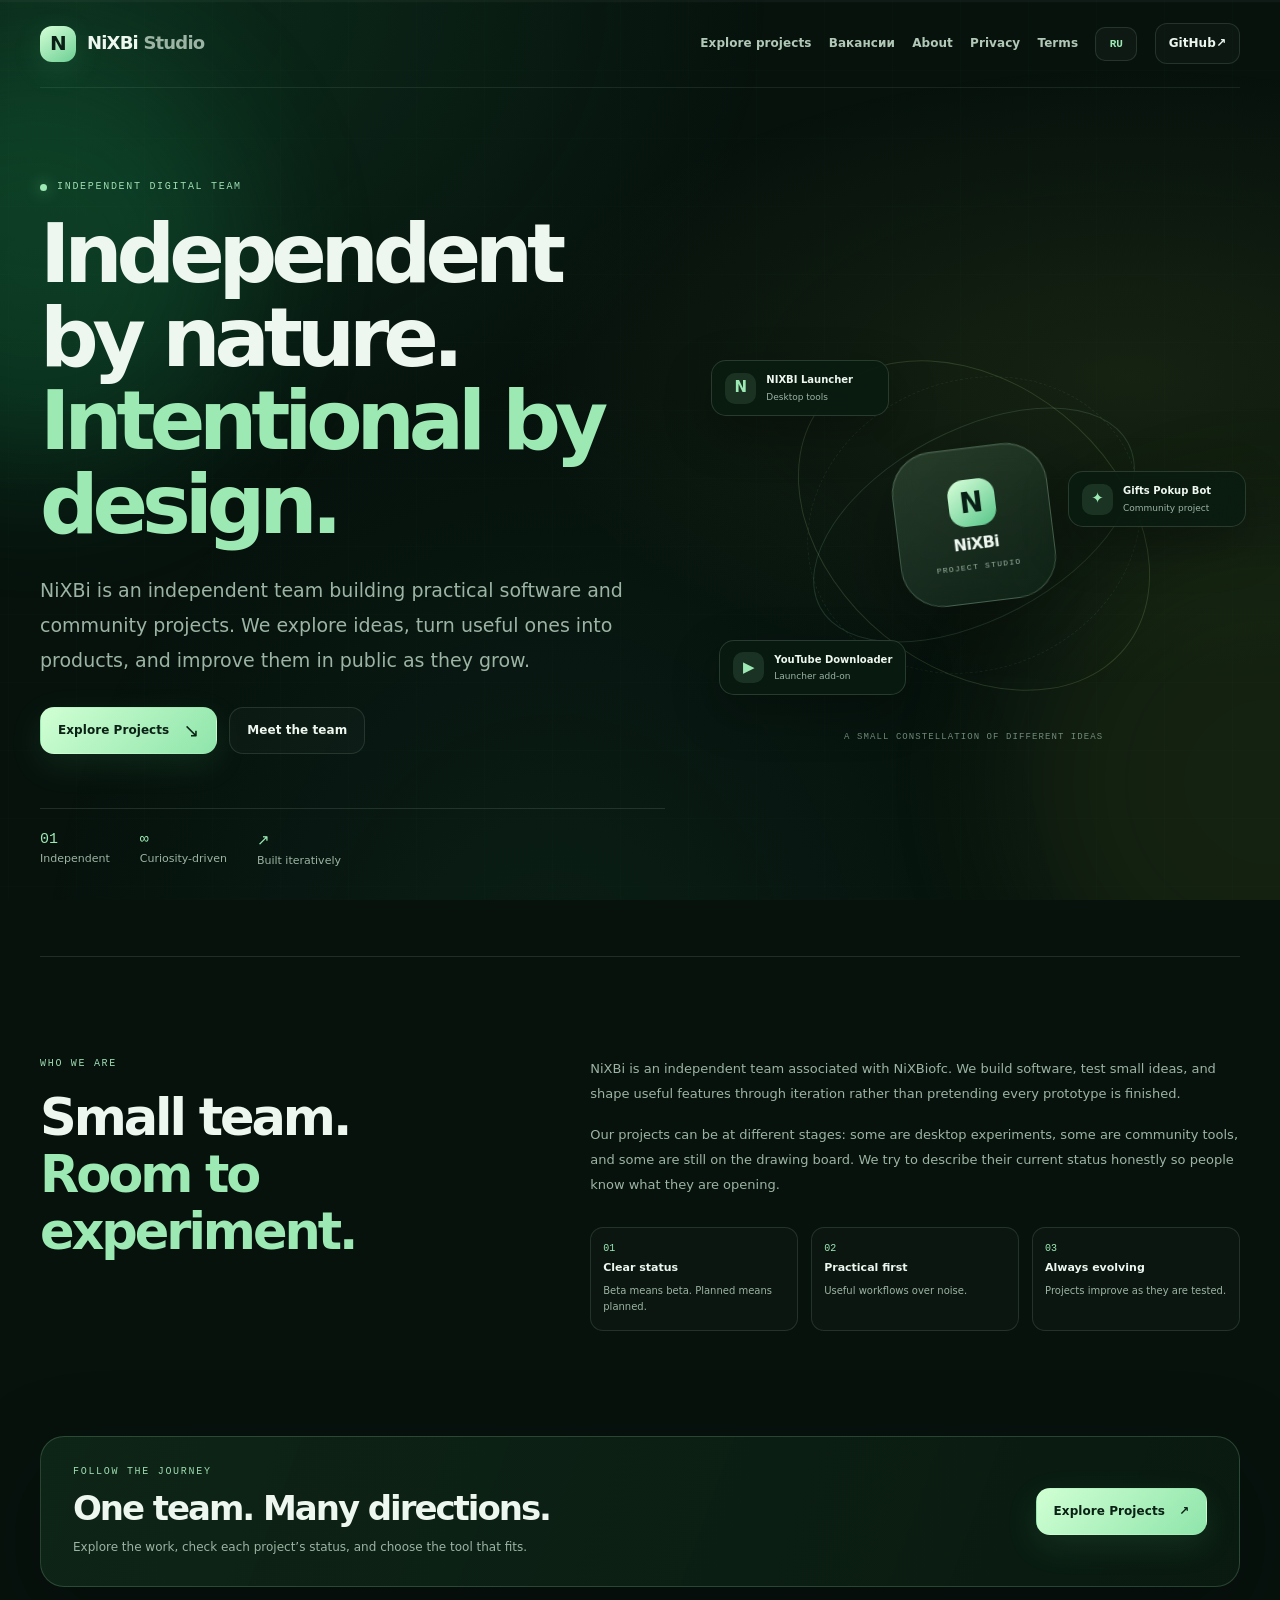
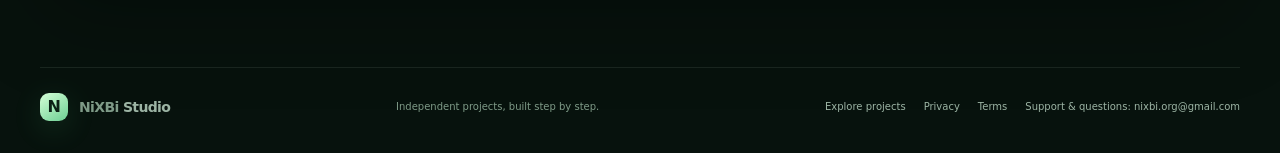
<file: index.html>
<!doctype html>
<html lang="en">
<head>
  <meta charset="utf-8">
  <meta name="viewport" content="width=device-width, initial-scale=1">
  <meta name="theme-color" content="#050706"><link rel="icon" type="image/png" sizes="192x192" href="/favicon.png"><link rel="icon" type="image/svg+xml" href="/favicon.svg"><link rel="apple-touch-icon" href="/favicon.png">
  <meta name="description" content="NiXBi is a small team with big ambitions, building software and community projects.">
  <title>NiXBi official</title>
  <link rel="stylesheet" href="styles.css">
<meta property="og:site_name" content="NiXBi official"><meta property="og:title" content="NiXBi official"><meta property="og:description" content="NiXBi is a small team with big ambitions, building software and community projects."><meta name="twitter:title" content="NiXBi official"><meta name="twitter:description" content="NiXBi is a small team with big ambitions, building software and community projects."><script type="application/ld+json">{"@context":"https://schema.org","@type":"WebSite","name":"NiXBi official","alternateName":"NiXBi","url":"https://nixbiofc.github.io/"}</script></head>
<body data-title-key="title_home">
  <div class="site-scene" aria-hidden="true">
    <div class="scene-gradient" data-parallax="0.035"></div>
    <div class="scene-grid" data-parallax="-0.075"></div>
    <div class="scene-orb orb-one" data-parallax="-0.14"></div>
    <div class="scene-orb orb-two" data-parallax="0.09"></div>
    <div class="scene-orb orb-three" data-parallax="-0.055"></div>
  </div>
  <div class="scroll-progress" aria-hidden="true"><span></span></div>
  <header class="site-header wrap">
    <a class="brand" href="index.html" aria-label="NiXBi home"><span class="brand-mark">N</span><span>NiXBi <em>Studio</em></span></a>
    <nav aria-label="Main navigation">
      <a href="index.html#projects" data-open-projects data-i18n="nav_projects">Explore projects</a><a href="vacancies.html">Вакансии</a>
      <a href="index.html#about" data-i18n="nav_about">About</a>
      <a href="privacy.html" data-i18n="nav_privacy">Privacy</a>
      <a href="terms.html" data-i18n="nav_terms">Terms</a>
      <button class="language-toggle" type="button" data-lang-toggle aria-label="Switch language" title="Switch language">RU</button>
      <a class="nav-github" href="https://github.com/NiXBiofc" target="_blank" rel="noopener noreferrer">GitHub <span aria-hidden="true">↗</span></a>
    </nav>
  </header>
<main class="wrap home-page">
  <section class="home-hero">
    <div class="hero-copy-column">
      <p class="eyebrow"><span class="status-dot"></span><span data-i18n="home_kicker">INDEPENDENT DIGITAL TEAM</span></p>
      <h1 data-i18n-html="home_title">Independent by nature.<br><span>Intentional by design.</span></h1>
      <p class="hero-copy" data-i18n="home_intro">NiXBi is an independent team building practical software and community projects. We explore ideas, turn useful ones into products, and improve them in public as they grow.</p>
      <div class="hero-actions">
        <button class="button button-primary project-toggle" type="button" data-projects-toggle aria-expanded="false" aria-controls="project-explorer"><span data-projects-button-label data-i18n="explore_projects">Explore Projects</span><span class="button-arrow" aria-hidden="true">↘</span></button>
        <a class="button button-quiet" href="#about" data-i18n="meet_team">Meet the team</a>
      </div>
      <div class="hero-metrics">
        <div><span class="metric-number">01</span><span class="metric-caption" data-i18n="metric_independent">Independent</span></div>
        <div><span class="metric-number">∞</span><span class="metric-caption" data-i18n="metric_curiosity">Curiosity-driven</span></div>
        <div><span class="metric-number">↗</span><span class="metric-caption" data-i18n="metric_iterative">Built iteratively</span></div>
      </div>
    </div>
    <div class="hero-visual" aria-label="Abstract NiXBi project constellation">
      <div class="visual-orbit orbit-a"></div><div class="visual-orbit orbit-b"></div><div class="visual-orbit orbit-c"></div>
      <div class="visual-core"><span class="core-mark">N</span><span>NiXBi</span><small data-i18n="visual_core_caption">PROJECT STUDIO</small></div>
      <div class="orbit-chip chip-launcher"><span class="chip-symbol">N</span><span><b>NIXBI Launcher</b><small data-i18n="visual_desktop">Desktop tools</small></span></div>
      <div class="orbit-chip chip-bot"><span class="chip-symbol">✦</span><span><b>Gifts Pokup Bot</b><small data-i18n="visual_community">Community project</small></span></div>
      <div class="orbit-chip chip-media"><span class="chip-symbol">▶</span><span><b>YouTube Downloader</b><small data-i18n="visual_addon">Launcher add-on</small></span></div>
      <div class="visual-caption" data-i18n="visual_caption">A small constellation of different ideas</div>
    </div>
  </section>

  <section class="project-explorer" id="project-explorer" hidden>
    <div class="section-heading explorer-heading"><div><p class="eyebrow" data-i18n="projects_kicker">THE PROJECT MAP</p><h2 data-i18n="projects_title">Explore the work.</h2></div><p data-i18n="projects_intro">Choose a product to open its own page with features, status, and useful links.</p></div>
    <div class="project-grid">
      <a class="project-card project-launcher reveal" href="launcher.html">
        <div class="card-visual visual-launcher"><div class="mini-window"><span></span><span></span><span></span><div class="mini-radial">N</div><i class="mini-line line-one"></i><i class="mini-line line-two"></i></div></div>
        <div class="project-card-body"><div class="card-meta"><span class="category-tag" data-i18n="tag_desktop">DESKTOP APP</span><span class="status-pill">v2.0</span></div><h3>NIXBI Launcher</h3><p data-i18n="card_launcher">A customizable Windows hub for apps, scripts, quick actions, and extensions.</p><span class="card-link" data-i18n="view_product">View product <b>↗</b></span></div>
      </a>
      <a class="project-card project-browser reveal" href="browser.html">
        <div class="card-visual visual-launcher"><div class="mini-window"><span></span><span></span><span></span><div class="mini-radial">N</div><i class="mini-line line-one"></i><i class="mini-line line-two"></i></div></div>
        <div class="project-card-body"><div class="card-meta"><span class="category-tag" data-i18n="tag_browser">WEB BROWSER</span><span class="status-pill status-progress" data-i18n="status_development">In development</span></div><h3>Nixbi Browser</h3><p data-i18n="card_browser">A Chromium-based browser project, currently in development.</p><span class="card-link" data-i18n="view_product">View product <b>↗</b></span></div>
      </a>
      <a class="project-card project-menu reveal" href="nixbi-menu.html"><div class="card-visual visual-menu"><div class="menu-preview"><div class="menu-notch"><i></i><i></i><i></i></div><div class="menu-preview-panel"><span></span><span></span><span></span><b>N</b></div></div></div><div class="project-card-body"><div class="card-meta"><span class="category-tag" data-i18n="tag_launcher_addon">NIXBI LAUNCHER ADD-ON</span><span class="status-pill status-progress" data-i18n="status_development">In development</span></div><h3>NIXBI Menu</h3><p data-i18n="card_menu">An adaptive desktop workspace that expands from a compact interactive island into a panel with widgets, quick settings, apps, folders, and Packs.</p><span class="card-link" data-i18n="view_product">View product <b>↗</b></span></div></a>
      <a class="project-card project-gmail reveal" href="gmail-integration.html">
        <div class="card-visual visual-gmail"><div class="mail-stack"><span>INBOX <b>12</b></span><span>SOCIAL <b>4</b></span><span>UPDATES <b>7</b></span></div><div class="mail-glow"></div></div>
        <div class="project-card-body"><div class="card-meta"><span class="category-tag" data-i18n="tag_addon">LAUNCHER ADD-ON</span><span class="status-pill status-lab" data-i18n="status_oauth">OAuth integration</span></div><h3>Gmail Integration</h3><p data-i18n="card_gmail">Connect Google accounts and reach Gmail labels from the launcher. Permission-based and optional.</p><span class="card-link" data-i18n="view_product">View add-on <b>↗</b></span></div>
      </a>
      <a class="project-card project-youtube reveal" href="youtube-downloader.html">
        <div class="card-visual visual-youtube"><div class="video-window"><div class="video-scene"><span class="play-icon">▶</span></div><div class="download-bar"><i></i></div><div class="video-meta-lines"><i></i><i></i></div></div></div>
        <div class="project-card-body"><div class="card-meta"><span class="category-tag" data-i18n="tag_addon">LAUNCHER ADD-ON</span><span class="status-pill status-progress" data-i18n="status_development">In development</span></div><h3>YouTube Downloader</h3><p data-i18n="card_youtube">A launcher extension for saving videos with yt-dlp and FFmpeg where permitted.</p><span class="card-link" data-i18n="view_product">View add-on <b>↗</b></span></div>
      </a>
      <a class="project-card project-bot reveal" href="giftspokupbot.html">
        <div class="card-visual visual-bot"><div class="gift-box"><div class="gift-lid"></div><div class="gift-ribbon-v"></div><div class="gift-ribbon-h"></div><span>✦</span></div><div class="bot-spark spark-a">✦</div><div class="bot-spark spark-b">✧</div></div>
        <div class="project-card-body"><div class="card-meta"><span class="category-tag" data-i18n="tag_telegram">TELEGRAM BOT</span><span class="status-pill status-beta" data-i18n="status_beta">Beta v0.1</span></div><h3>Gifts Pokup Bot</h3><p data-i18n="card_bot">A manager-assisted Telegram workflow for coordinating digital-gift transactions during beta.</p><span class="card-link" data-i18n="view_product">View project <b>↗</b></span></div>
      </a>
      <article class="project-card project-future reveal">
        <div class="card-visual visual-future"><div class="future-sun"></div><div class="future-lines"></div><span class="future-mark">+</span></div>
        <div class="project-card-body"><div class="card-meta"><span class="category-tag" data-i18n="tag_future">FUTURE WORK</span><span class="status-pill status-lab" data-i18n="status_planned">Planned</span></div><h3 data-i18n="future_title">More ideas, later.</h3><p data-i18n="future_copy">A place for future products when their purpose and direction become clear.</p><span class="card-link muted-card-link" data-i18n="coming_soon">Coming soon <b>↗</b></span></div>
      </article>
      <a class="project-card project-cancelled reveal" href="launcher.html#addons"><div class="card-visual visual-cancelled"><div class="cancelled-mark">×</div></div><div class="project-card-body"><div class="card-meta"><span class="category-tag" data-i18n="tag_launcher_addon">NIXBI LAUNCHER ADD-ON</span><span class="status-pill status-cancelled" data-i18n="status_cancelled">Cancelled</span></div><h3>Radial Menu</h3><p>A circular shortcut interface that opens branches and actions around a central trigger.</p><span class="card-link muted-card-link">Project cancelled</span></div></a>
    </div>
    <p class="explorer-note"><span class="note-icon">↳</span><span data-i18n="addon_note">Gmail Integration and YouTube Downloader are optional add-ons for NIXBI Launcher.</span></p>
  </section>

  <section id="about" class="team-section">
    <div class="team-heading"><p class="eyebrow" data-i18n="about_kicker">WHO WE ARE</p><h2 data-i18n-html="about_title">Small team.<br><span>Room to experiment.</span></h2></div>
    <div class="team-copy"><p data-i18n="about_copy_one">NiXBi is an independent team associated with NiXBiofc. We build software, test small ideas, and shape useful features through iteration rather than pretending every prototype is finished.</p><p data-i18n="about_copy_two">Our projects can be at different stages: some are desktop experiments, some are community tools, and some are still on the drawing board. We try to describe their current status honestly so people know what they are opening.</p><div class="team-values"><div><span class="value-mark">01</span><b data-i18n="value_clarity">Clear status</b><small data-i18n="value_clarity_copy">Beta means beta. Planned means planned.</small></div><div><span class="value-mark">02</span><b data-i18n="value_practical">Practical first</b><small data-i18n="value_practical_copy">Useful workflows over noise.</small></div><div><span class="value-mark">03</span><b data-i18n="value_evolve">Always evolving</b><small data-i18n="value_evolve_copy">Projects improve as they are tested.</small></div></div></div>
  </section>
  <section class="closing-banner"><div><p class="eyebrow" data-i18n="closing_kicker">FOLLOW THE JOURNEY</p><h2 data-i18n="closing_title">One team. Many directions.</h2><p data-i18n="closing_copy">Explore the work, check each project’s status, and choose the tool that fits.</p></div><a class="button button-primary" href="index.html#projects" data-open-projects><span data-i18n="explore_projects">Explore Projects</span><span>↗</span></a></section>
</main>
<footer class="site-footer wrap">
  <a class="brand footer-brand" href="index.html"><span class="brand-mark">N</span><span>NiXBi <em>Studio</em></span></a>
  <span data-i18n="footer_line">Independent projects, built step by step.</span>
  <div class="footer-links"><a href="index.html#projects" data-open-projects data-i18n="nav_projects">Explore projects</a><a href="privacy.html" data-i18n="nav_privacy">Privacy</a><a href="terms.html" data-i18n="nav_terms">Terms</a><a href="mailto:nixbi.org@gmail.com" data-i18n="footer_support">Support &amp; questions: nixbi.org@gmail.com</a></div>
</footer>
<script src="site.js" defer></script>
</body></html>
</file>
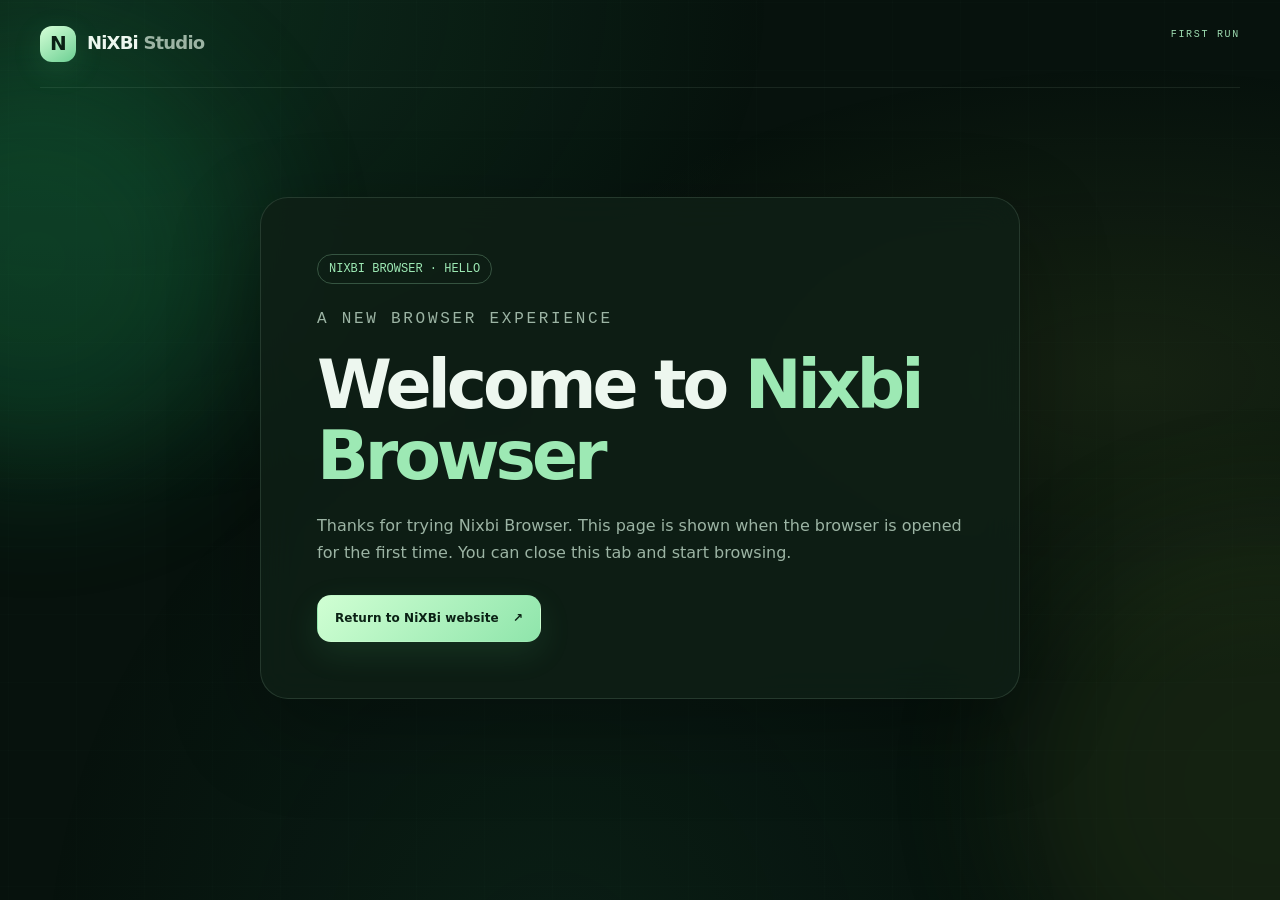
<file: browserupd/hello/index.html>
<!doctype html>
<html lang="en">
<head><meta charset="utf-8"><meta name="viewport" content="width=device-width, initial-scale=1"><meta name="theme-color" content="#07120d"><meta name="robots" content="noindex, nofollow"><title>Welcome to Nixbi Browser</title><link rel="stylesheet" href="../../styles.css">
<style>.hidden-page{min-height:calc(100vh - 180px);display:grid;place-items:center;padding:60px 0}.hidden-card{width:min(760px,100%);padding:clamp(26px,5vw,56px);border:1px solid var(--line);border-radius:28px;background:var(--panel);box-shadow:var(--shadow);backdrop-filter:blur(18px)}.hidden-card h1{font-size:clamp(38px,7vw,68px);line-height:1.05;letter-spacing:-.06em;margin:0 0 20px}.hidden-card h1 span{color:var(--green)}.hidden-card p{color:var(--muted);font-size:16px}.release-badge{display:inline-flex;padding:7px 11px;border:1px solid var(--line-strong);border-radius:999px;color:var(--green);font:12px var(--mono);margin-bottom:24px}.hidden-actions{margin-top:28px}.hidden-footer{padding:22px 0 34px;color:var(--muted);font-size:12px;border-top:1px solid var(--line)}</style></head>
<body><div class="site-scene" aria-hidden="true"><div class="scene-gradient"></div><div class="scene-grid"></div><div class="scene-orb orb-one"></div><div class="scene-orb orb-two"></div><div class="scene-orb orb-three"></div></div>
<header class="site-header wrap"><a class="brand" href="../../index.html"><span class="brand-mark">N</span><span>NiXBi <em>Studio</em></span></a><span class="eyebrow">FIRST RUN</span></header>
<main class="wrap hidden-page"><section class="hidden-card"><span class="release-badge">NIXBI BROWSER · HELLO</span><p class="eyebrow">A NEW BROWSER EXPERIENCE</p><h1>Welcome to <span>Nixbi Browser</span></h1><p>Thanks for trying Nixbi Browser. This page is shown when the browser is opened for the first time. You can close this tab and start browsing.</p><div class="hidden-actions"><a class="button button-primary" href="../../index.html">Return to NiXBi website <span>↗</span></a></div></section></main>
<footer class="wrap hidden-footer">NiXBi · Nixbi Browser</footer></body></html>
</file>
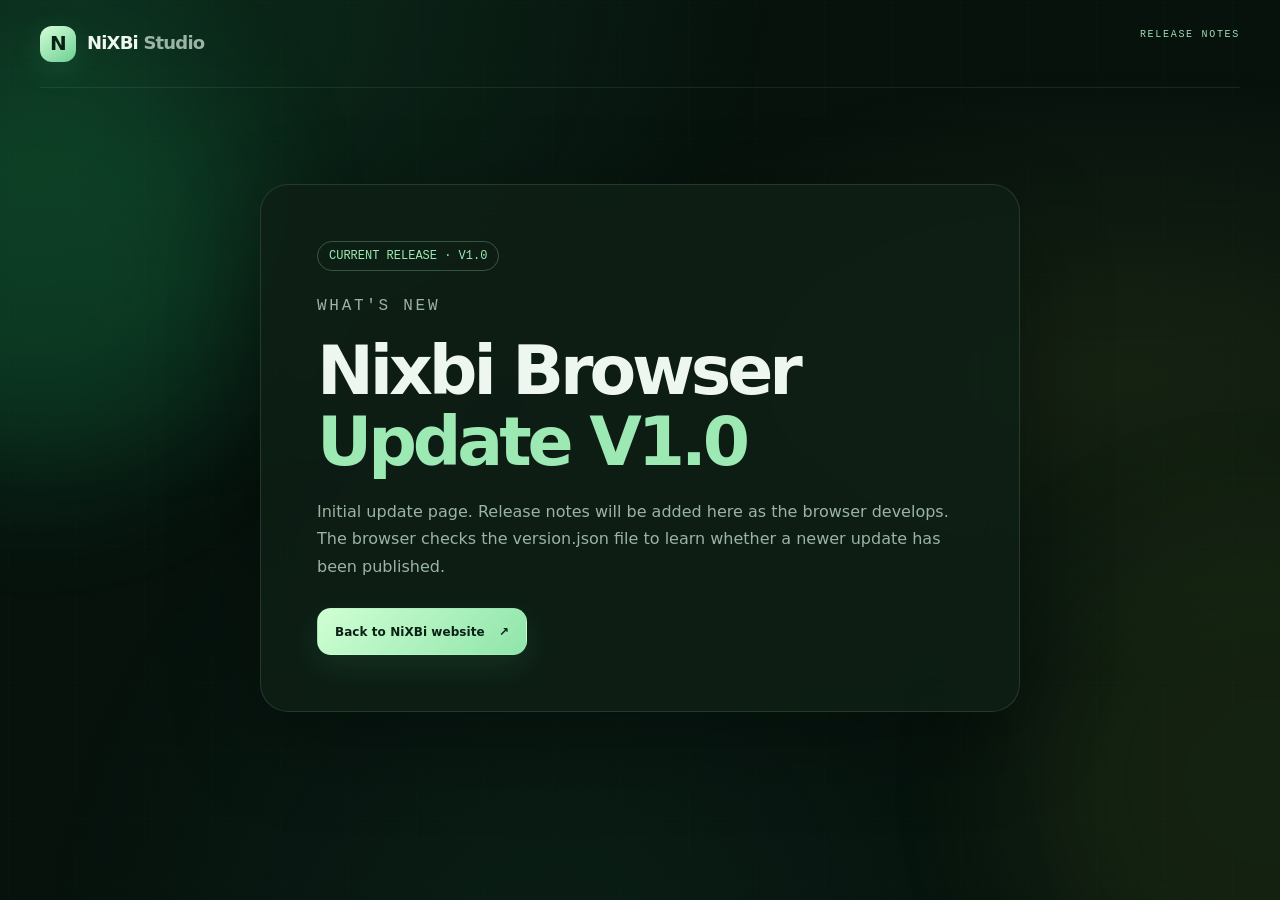
<file: browserupd/updates/index.html>
<!doctype html>
<html lang="en">
<head><meta charset="utf-8"><meta name="viewport" content="width=device-width, initial-scale=1"><meta name="theme-color" content="#07120d"><meta name="robots" content="noindex, nofollow"><title>Nixbi Browser Update V1.0</title><link rel="stylesheet" href="../../styles.css">
<style>.hidden-page{min-height:calc(100vh - 180px);display:grid;place-items:center;padding:60px 0}.hidden-card{width:min(760px,100%);padding:clamp(26px,5vw,56px);border:1px solid var(--line);border-radius:28px;background:var(--panel);box-shadow:var(--shadow);backdrop-filter:blur(18px)}.hidden-card h1{font-size:clamp(38px,7vw,68px);line-height:1.05;letter-spacing:-.06em;margin:0 0 20px}.hidden-card h1 span{color:var(--green)}.hidden-card p{color:var(--muted);font-size:16px}.release-badge{display:inline-flex;padding:7px 11px;border:1px solid var(--line-strong);border-radius:999px;color:var(--green);font:12px var(--mono);margin-bottom:24px}.hidden-actions{margin-top:28px}.hidden-footer{padding:22px 0 34px;color:var(--muted);font-size:12px;border-top:1px solid var(--line)}</style></head>
<body><div class="site-scene" aria-hidden="true"><div class="scene-gradient"></div><div class="scene-grid"></div><div class="scene-orb orb-one"></div><div class="scene-orb orb-two"></div><div class="scene-orb orb-three"></div></div>
<header class="site-header wrap"><a class="brand" href="../../index.html"><span class="brand-mark">N</span><span>NiXBi <em>Studio</em></span></a><span class="eyebrow">RELEASE NOTES</span></header>
<main class="wrap hidden-page"><section class="hidden-card"><span class="release-badge">CURRENT RELEASE · V1.0</span><p class="eyebrow">WHAT'S NEW</p><h1>Nixbi Browser <span>Update V1.0</span></h1><p>Initial update page. Release notes will be added here as the browser develops. The browser checks the version.json file to learn whether a newer update has been published.</p><div class="hidden-actions"><a class="button button-primary" href="../../index.html">Back to NiXBi website <span>↗</span></a></div></section></main>
<footer class="wrap hidden-footer">NiXBi · Nixbi Browser</footer></body></html>
</file>
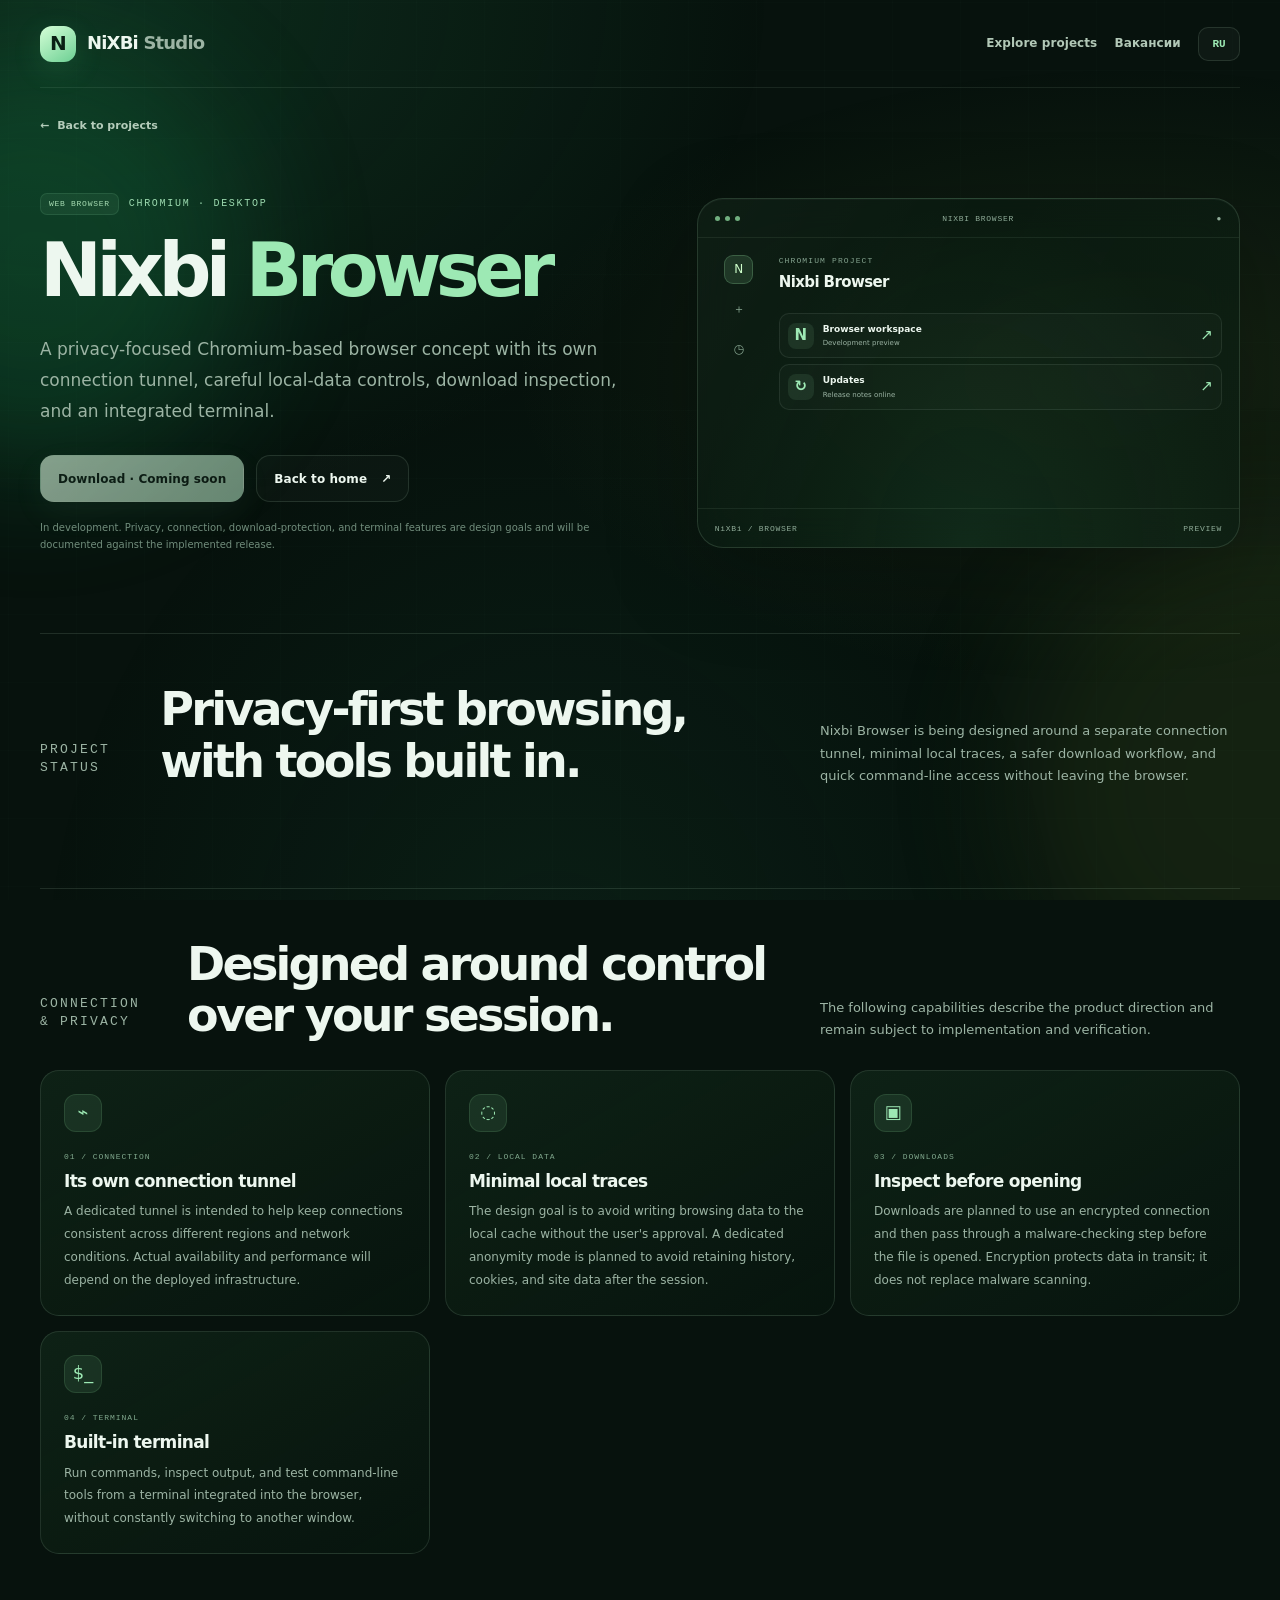
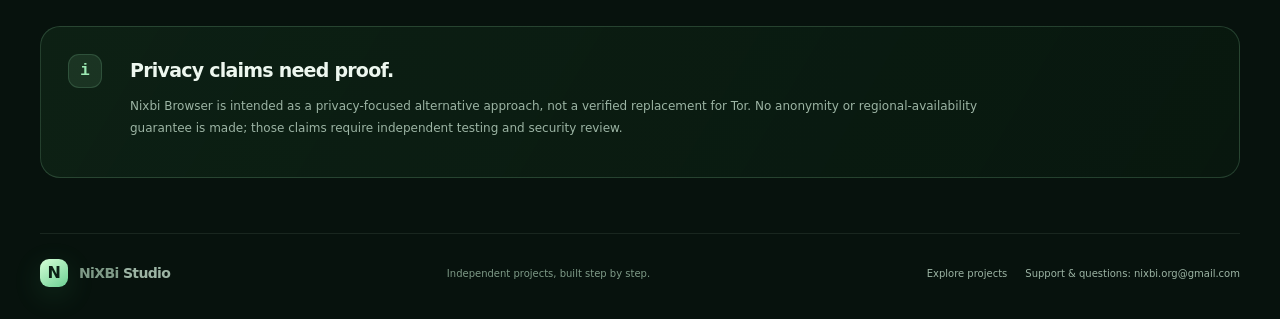
<file: browser.html>
<!doctype html>
<html lang="en">
<head><meta charset="utf-8"><meta name="viewport" content="width=device-width, initial-scale=1"><meta name="theme-color" content="#050706"><link rel="icon" type="image/svg+xml" href="favicon.svg"><meta name="description" content="Nixbi Browser is a privacy-focused Chromium-based browser concept with a dedicated connection tunnel, local-data controls, download inspection, and an integrated terminal."><title>Nixbi Browser — NiXBi</title><link rel="stylesheet" href="styles.css"></head>
<body data-title-key="title_browser">
<div class="site-scene" aria-hidden="true"><div class="scene-gradient"></div><div class="scene-grid"></div><div class="scene-orb orb-one"></div><div class="scene-orb orb-two"></div><div class="scene-orb orb-three"></div></div>
<header class="site-header wrap"><a class="brand" href="index.html"><span class="brand-mark">N</span><span>NiXBi <em>Studio</em></span></a><nav aria-label="Main navigation"><a href="index.html#projects" data-open-projects data-i18n="nav_projects">Explore projects</a><a href="vacancies.html">Вакансии</a><button class="language-toggle" type="button" data-lang-toggle aria-label="Switch language" title="Switch language">RU</button></nav></header>
<main class="wrap detail-page"><a class="back-link" href="index.html#projects" data-open-projects><span>←</span><span data-i18n="back_projects">Back to projects</span></a>
<section class="product-hero"><div class="product-hero-copy"><p class="eyebrow"><span class="category-tag" data-i18n="tag_browser">WEB BROWSER</span><span data-i18n="browser_platform">CHROMIUM · DESKTOP</span></p><h1>Nixbi <span>Browser</span></h1><p class="product-lead" data-i18n="browser_lead">A privacy-focused Chromium-based browser concept with its own connection tunnel, careful local-data controls, download inspection, and an integrated terminal.</p><div class="hero-actions"><button class="button button-primary button-disabled" type="button" disabled data-i18n="browser_download">Download · Coming soon</button><a class="button button-quiet" href="index.html#projects" data-open-projects><span data-i18n="back_home">Back to home</span><span>↗</span></a></div><div class="hero-footnote" data-i18n="browser_status">In development. Privacy, connection, download-protection, and terminal features are design goals and will be documented against the implemented release.</div></div><div class="product-showcase launcher-showcase"><div class="showcase-top"><span class="window-dots"><i></i><i></i><i></i></span><span>NIXBI BROWSER</span><span>●</span></div><div class="showcase-layout"><div class="showcase-rail"><span class="rail-active">N</span><span>＋</span><span>◷</span></div><div class="showcase-content"><div class="showcase-welcome"><small data-i18n="browser_mock_kicker">CHROMIUM PROJECT</small><b>Nixbi Browser</b></div><div class="showcase-row"><span class="row-icon">N</span><span><b data-i18n="browser_mock_workspace">Browser workspace</b><small data-i18n="browser_mock_preview">Development preview</small></span><i>↗</i></div><div class="showcase-row"><span class="row-icon">↻</span><span><b data-i18n="browser_mock_updates">Updates</b><small data-i18n="browser_mock_release">Release notes online</small></span><i>↗</i></div></div></div><div class="showcase-bottom"><span>NiXBi / BROWSER</span><span>PREVIEW</span></div></div></section>
<section class="detail-section"><div class="section-heading"><p class="eyebrow" data-i18n="browser_status_kicker">PROJECT STATUS</p><h2 data-i18n="browser_feature_title">Privacy-first browsing, with tools built in.</h2><p data-i18n="browser_feature_copy">Nixbi Browser is being designed around a separate connection tunnel, minimal local traces, a safer download workflow, and quick command-line access without leaving the browser.</p></div></section><section class="detail-section"><div class="section-heading"><p class="eyebrow" data-i18n="browser_section_kicker">CONNECTION &amp; PRIVACY</p><h2 data-i18n="browser_section_title">Designed around control over your session.</h2><p data-i18n="browser_section_intro">The following capabilities describe the product direction and remain subject to implementation and verification.</p></div><div class="feature-grid"><article class="feature-card"><span class="feature-icon">⌁</span><span class="feature-index" data-i18n="browser_index_connection">01 / CONNECTION</span><h3 data-i18n="browser_tunnel_title">Its own connection tunnel</h3><p data-i18n="browser_tunnel_copy">A dedicated tunnel is intended to help keep connections consistent across different regions and network conditions. Actual availability and performance will depend on the deployed infrastructure.</p></article><article class="feature-card"><span class="feature-icon">◌</span><span class="feature-index" data-i18n="browser_index_local">02 / LOCAL DATA</span><h3 data-i18n="browser_privacy_title">Minimal local traces</h3><p data-i18n="browser_privacy_copy">The design goal is to avoid writing browsing data to the local cache without the user's approval. A dedicated anonymity mode is planned to avoid retaining history, cookies, and site data after the session.</p></article><article class="feature-card"><span class="feature-icon">▣</span><span class="feature-index" data-i18n="browser_index_downloads">03 / DOWNLOADS</span><h3 data-i18n="browser_download_title">Inspect before opening</h3><p data-i18n="browser_download_copy">Downloads are planned to use an encrypted connection and then pass through a malware-checking step before the file is opened. Encryption protects data in transit; it does not replace malware scanning.</p></article><article class="feature-card"><span class="feature-icon">$_</span><span class="feature-index" data-i18n="browser_index_terminal">04 / TERMINAL</span><h3 data-i18n="browser_terminal_title">Built-in terminal</h3><p data-i18n="browser_terminal_copy">Run commands, inspect output, and test command-line tools from a terminal integrated into the browser, without constantly switching to another window.</p></article></div></section><section class="callout-panel"><span class="callout-mark">i</span><div><h2 data-i18n="browser_warning_title">Privacy claims need proof.</h2><p data-i18n="browser_warning_copy">Nixbi Browser is intended as a privacy-focused alternative approach, not a verified replacement for Tor. No anonymity or regional-availability guarantee is made; those claims require independent testing and security review.</p></div></section></main>
<footer class="site-footer wrap"><a class="brand footer-brand" href="index.html"><span class="brand-mark">N</span><span>NiXBi <em>Studio</em></span></a><span data-i18n="footer_line">Independent projects, built step by step.</span><div class="footer-links"><a href="index.html#projects" data-open-projects data-i18n="nav_projects">Explore projects</a><a href="mailto:nixbi.org@gmail.com" data-i18n="footer_support">Support &amp; questions: nixbi.org@gmail.com</a></div></footer><script src="site.js" defer></script></body></html>
</file>
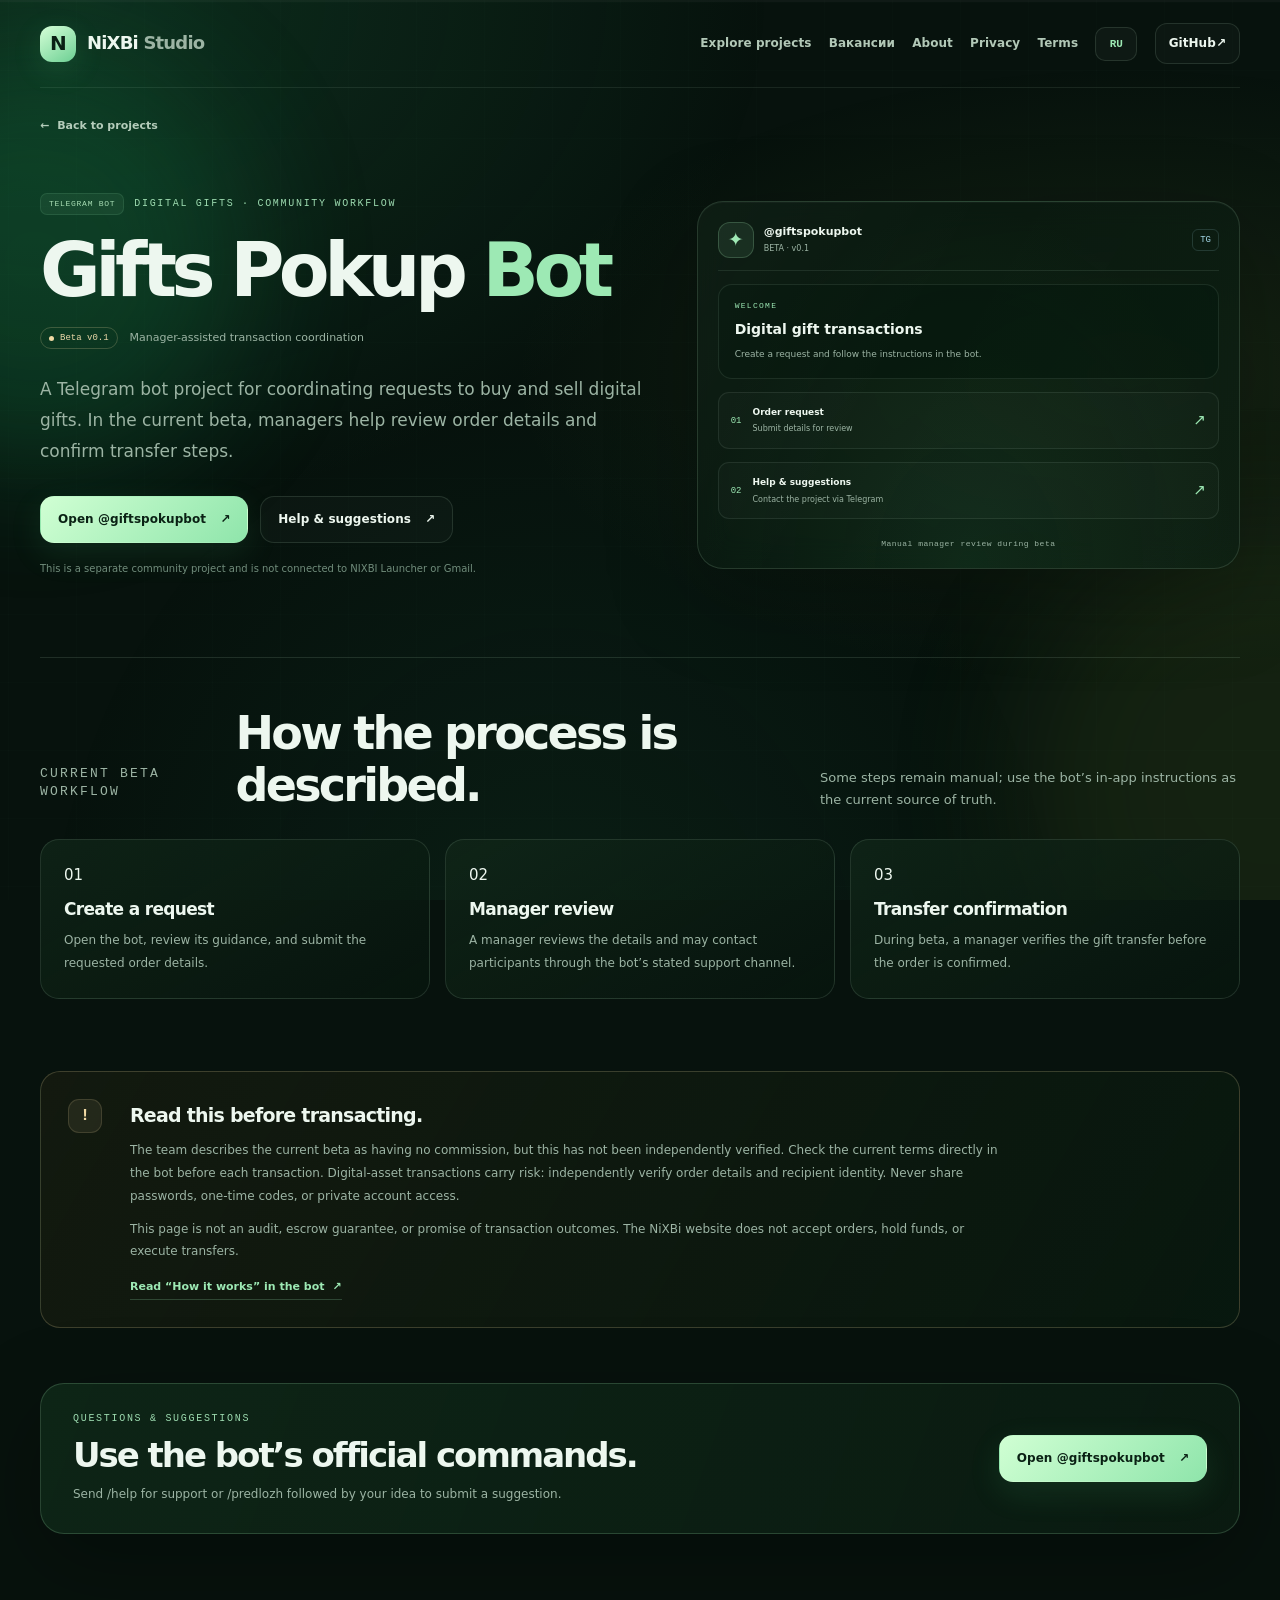
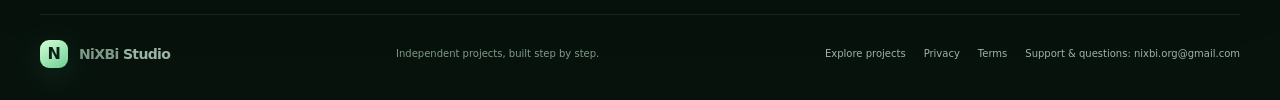
<file: giftspokupbot.html>
<!doctype html>
<html lang="en">
<head>
  <meta charset="utf-8">
  <meta name="viewport" content="width=device-width, initial-scale=1">
  <meta name="theme-color" content="#050706"><link rel="icon" type="image/svg+xml" href="favicon.svg">
  <meta name="description" content="NiXBi is an independent team building desktop utilities, automation tools, and community projects.">
  <title>NiXBi — Independent Project Team</title>
  <link rel="stylesheet" href="styles.css">
</head>
<body data-title-key="title_bot">
  <div class="site-scene" aria-hidden="true">
    <div class="scene-gradient" data-parallax="0.035"></div>
    <div class="scene-grid" data-parallax="-0.075"></div>
    <div class="scene-orb orb-one" data-parallax="-0.14"></div>
    <div class="scene-orb orb-two" data-parallax="0.09"></div>
    <div class="scene-orb orb-three" data-parallax="-0.055"></div>
  </div>
  <div class="scroll-progress" aria-hidden="true"><span></span></div>
  <header class="site-header wrap">
    <a class="brand" href="index.html" aria-label="NiXBi home"><span class="brand-mark">N</span><span>NiXBi <em>Studio</em></span></a>
    <nav aria-label="Main navigation">
      <a href="index.html#projects" data-open-projects data-i18n="nav_projects">Explore projects</a><a href="vacancies.html">Вакансии</a>
      <a href="index.html#about" data-i18n="nav_about">About</a>
      <a href="privacy.html" data-i18n="nav_privacy">Privacy</a>
      <a href="terms.html" data-i18n="nav_terms">Terms</a>
      <button class="language-toggle" type="button" data-lang-toggle aria-label="Switch language" title="Switch language">RU</button>
      <a class="nav-github" href="https://github.com/NiXBiofc" target="_blank" rel="noopener noreferrer">GitHub <span aria-hidden="true">↗</span></a>
    </nav>
  </header>
<main class="wrap detail-page"><a class="back-link" href="index.html#projects" data-open-projects><span>←</span> <span data-i18n="back_projects">Back to projects</span></a><section class="product-hero product-hero-bot"><div class="product-hero-copy"><p class="eyebrow"><span class="category-tag" data-i18n="tag_telegram">TELEGRAM BOT</span><span data-i18n="detail_digital_gifts">DIGITAL GIFTS · COMMUNITY WORKFLOW</span></p><h1>Gifts Pokup <span>Bot</span></h1><div class="hero-status"><span class="status-pill status-beta" data-i18n="status_beta">Beta v0.1</span><span data-i18n="bot_status_line">Manager-assisted transaction coordination</span></div><p class="product-lead" data-i18n="bot_lead">A Telegram bot project for coordinating requests to buy and sell digital gifts. In the current beta, managers help review order details and confirm transfer steps.</p><div class="hero-actions"><a class="button button-primary" href="https://t.me/giftspokupbot" target="_blank" rel="noopener noreferrer"><span data-i18n="open_bot">Open @giftspokupbot</span><span>↗</span></a><a class="button button-quiet" href="https://t.me/giftspokupbot" target="_blank" rel="noopener noreferrer"><span data-i18n="bot_help">Help & suggestions</span><span>↗</span></a></div><div class="hero-footnote" data-i18n="bot_hero_note">This is a separate community project and is not connected to NIXBI Launcher or Gmail.</div></div><div class="product-showcase bot-showcase"><div class="bot-interface-top"><span class="bot-avatar">✦</span><span><b>@giftspokupbot</b><small data-i18n="bot_status_beta">BETA · v0.1</small></span><span class="telegram-badge">TG</span></div><div class="bot-message"><small data-i18n="bot_mock_welcome">WELCOME</small><b data-i18n="bot_mock_title">Digital gift transactions</b><p data-i18n="bot_mock_copy">Create a request and follow the instructions in the bot.</p></div><div class="bot-option"><span>01</span><div><b data-i18n="bot_mock_order">Order request</b><small data-i18n="bot_mock_order_copy">Submit details for review</small></div><i>↗</i></div><div class="bot-option"><span>02</span><div><b data-i18n="bot_mock_help">Help & suggestions</b><small data-i18n="bot_mock_help_copy">Contact the project via Telegram</small></div><i>↗</i></div><div class="bot-showcase-foot" data-i18n="bot_manual_review">Manual manager review during beta</div></div></section>
<section class="detail-section"><div class="section-heading"><p class="eyebrow" data-i18n="bot_flow_kicker">CURRENT BETA WORKFLOW</p><h2 data-i18n="bot_flow_title">How the process is described.</h2><p data-i18n="bot_flow_intro">Some steps remain manual; use the bot's in-app instructions as the current source of truth.</p></div><div class="steps-grid"><article class="detail-card"><span class="detail-number">01</span><h3 data-i18n="bot_step_one">Create a request</h3><p data-i18n="bot_step_one_copy">Open the bot, review its guidance, and submit the requested order details.</p></article><article class="detail-card"><span class="detail-number">02</span><h3 data-i18n="bot_step_two">Manager review</h3><p data-i18n="bot_step_two_copy">A manager reviews the details and may contact participants through the bot's stated support channel.</p></article><article class="detail-card"><span class="detail-number">03</span><h3 data-i18n="bot_step_three">Transfer confirmation</h3><p data-i18n="bot_step_three_copy">During beta, a manager verifies the gift transfer before the order is confirmed.</p></article></div></section>
<section class="callout-panel callout-warning"><span class="callout-mark">!</span><div><h2 data-i18n="bot_risk_title">Read this before transacting.</h2><p data-i18n="bot_risk_copy">The team describes the current beta as having no commission, but this has not been independently verified. Check the current terms directly in the bot before each transaction. Digital-asset transactions carry risk: independently verify order details and recipient identity. Never share passwords, one-time codes, or private account access.</p><p data-i18n="bot_risk_note">This page is not an audit, escrow guarantee, or promise of transaction outcomes. The NiXBi website does not accept orders, hold funds, or execute transfers.</p><a class="inline-link" href="https://t.me/giftspokupbot" target="_blank" rel="noopener noreferrer"><span data-i18n="bot_read_how">Read “How it works” in the bot</span><span>↗</span></a></div></section>
<section class="closing-banner"><div><p class="eyebrow" data-i18n="bot_contact_kicker">QUESTIONS & SUGGESTIONS</p><h2 data-i18n="bot_contact_title">Use the bot's official commands.</h2><p data-i18n="bot_contact_copy">Send /help for support or /predlozh followed by your idea to submit a suggestion.</p></div><a class="button button-primary" href="https://t.me/giftspokupbot" target="_blank" rel="noopener noreferrer"><span data-i18n="open_bot">Open @giftspokupbot</span><span>↗</span></a></section></main>
<footer class="site-footer wrap">
  <a class="brand footer-brand" href="index.html"><span class="brand-mark">N</span><span>NiXBi <em>Studio</em></span></a>
  <span data-i18n="footer_line">Independent projects, built step by step.</span>
  <div class="footer-links"><a href="index.html#projects" data-open-projects data-i18n="nav_projects">Explore projects</a><a href="privacy.html" data-i18n="nav_privacy">Privacy</a><a href="terms.html" data-i18n="nav_terms">Terms</a><a href="mailto:nixbi.org@gmail.com" data-i18n="footer_support">Support &amp; questions: nixbi.org@gmail.com</a></div>
</footer>
<script src="site.js" defer></script>
</body></html>
</file>
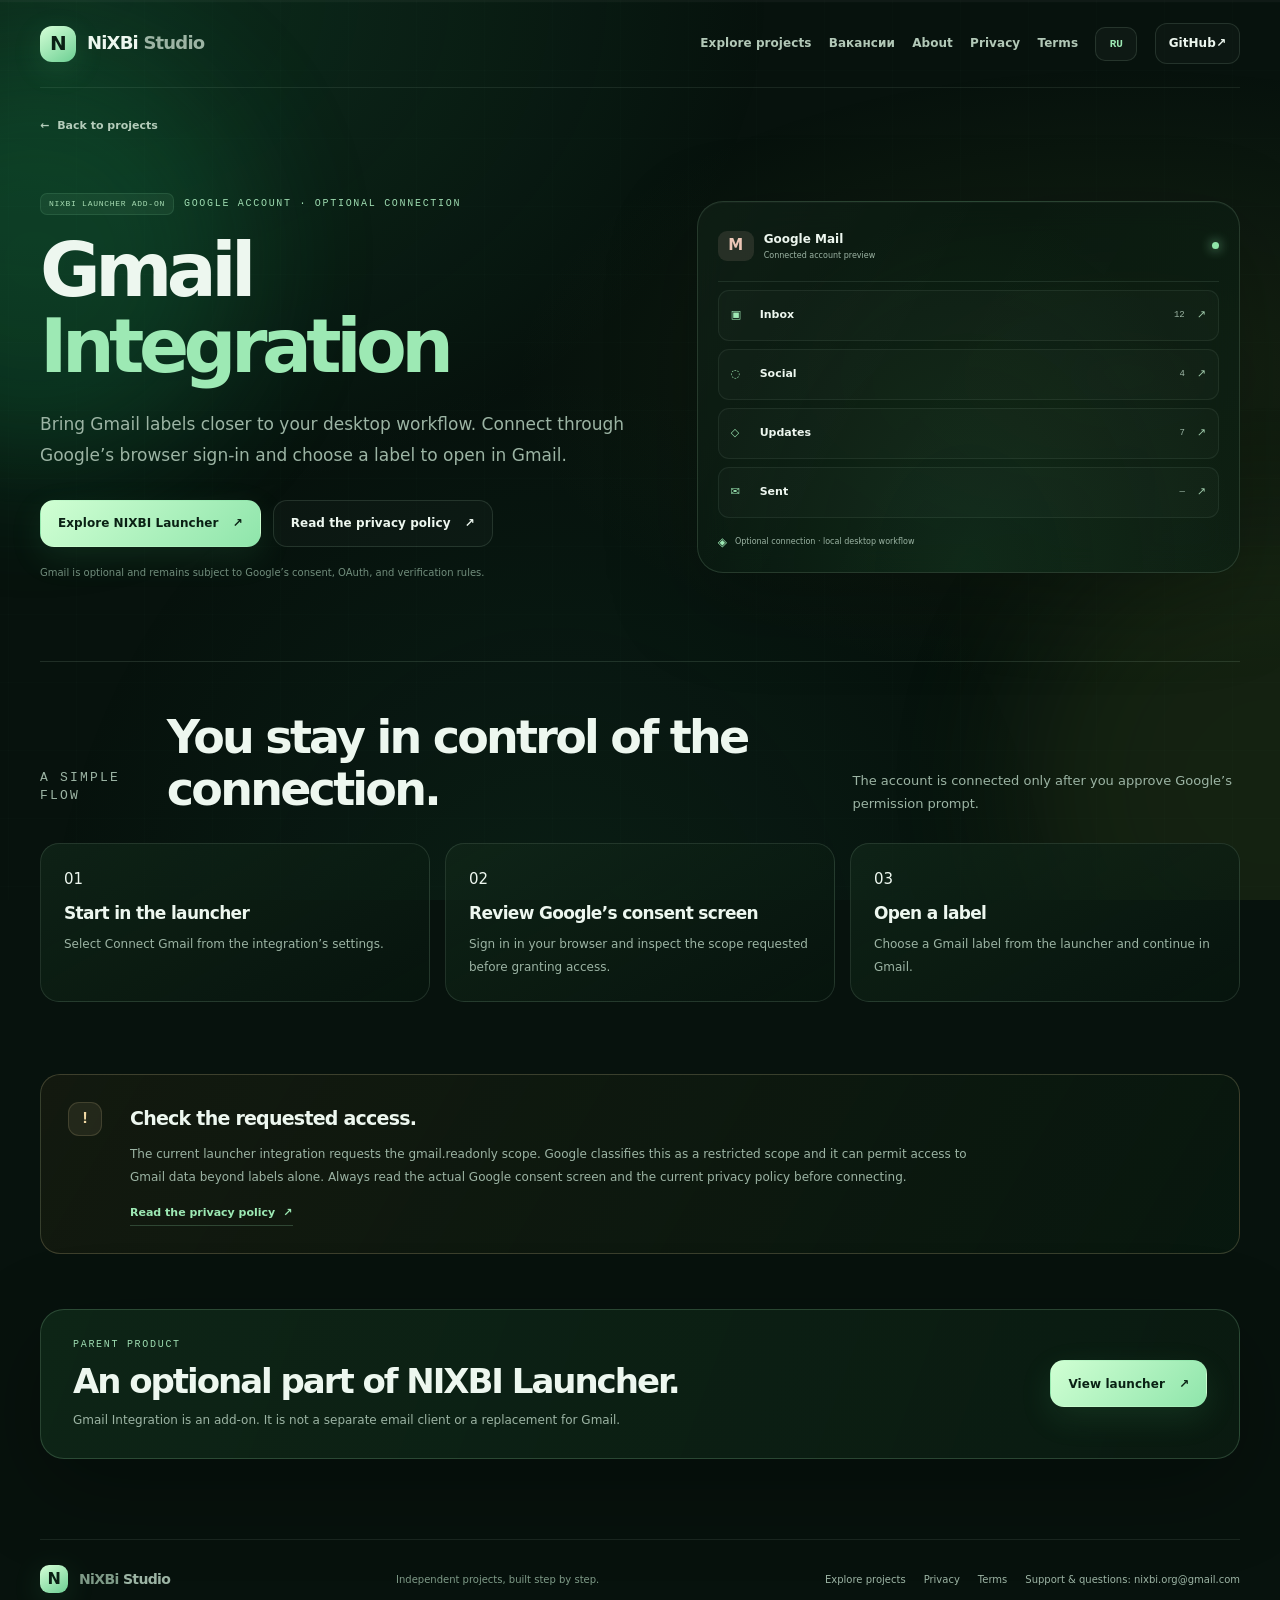
<file: gmail-integration.html>
<!doctype html>
<html lang="en">
<head>
  <meta charset="utf-8">
  <meta name="viewport" content="width=device-width, initial-scale=1">
  <meta name="theme-color" content="#050706"><link rel="icon" type="image/svg+xml" href="favicon.svg">
  <meta name="description" content="NiXBi is an independent team building desktop utilities, automation tools, and community projects.">
  <title>NiXBi — Independent Project Team</title>
  <link rel="stylesheet" href="styles.css">
</head>
<body data-title-key="title_gmail">
  <div class="site-scene" aria-hidden="true">
    <div class="scene-gradient" data-parallax="0.035"></div>
    <div class="scene-grid" data-parallax="-0.075"></div>
    <div class="scene-orb orb-one" data-parallax="-0.14"></div>
    <div class="scene-orb orb-two" data-parallax="0.09"></div>
    <div class="scene-orb orb-three" data-parallax="-0.055"></div>
  </div>
  <div class="scroll-progress" aria-hidden="true"><span></span></div>
  <header class="site-header wrap">
    <a class="brand" href="index.html" aria-label="NiXBi home"><span class="brand-mark">N</span><span>NiXBi <em>Studio</em></span></a>
    <nav aria-label="Main navigation">
      <a href="index.html#projects" data-open-projects data-i18n="nav_projects">Explore projects</a><a href="vacancies.html">Вакансии</a>
      <a href="index.html#about" data-i18n="nav_about">About</a>
      <a href="privacy.html" data-i18n="nav_privacy">Privacy</a>
      <a href="terms.html" data-i18n="nav_terms">Terms</a>
      <button class="language-toggle" type="button" data-lang-toggle aria-label="Switch language" title="Switch language">RU</button>
      <a class="nav-github" href="https://github.com/NiXBiofc" target="_blank" rel="noopener noreferrer">GitHub <span aria-hidden="true">↗</span></a>
    </nav>
  </header>
<main class="wrap detail-page"><a class="back-link" href="index.html#projects" data-open-projects><span>←</span> <span data-i18n="back_projects">Back to projects</span></a><section class="product-hero product-hero-gmail"><div class="product-hero-copy"><p class="eyebrow"><span class="category-tag" data-i18n="tag_launcher_addon">NIXBI LAUNCHER ADD-ON</span><span data-i18n="detail_google">GOOGLE ACCOUNT · OPTIONAL CONNECTION</span></p><h1>Gmail <span>Integration</span></h1><p class="product-lead" data-i18n="gmail_lead">Bring Gmail labels closer to your desktop workflow. Connect through Google's browser sign-in and choose a label to open in Gmail.</p><div class="hero-actions"><a class="button button-primary" href="launcher.html#addons"><span data-i18n="back_to_launcher">Explore NIXBI Launcher</span><span>↗</span></a><a class="button button-quiet" href="privacy.html"><span data-i18n="read_privacy">Read the privacy policy</span><span>↗</span></a></div><div class="hero-footnote" data-i18n="gmail_note">Gmail is optional and remains subject to Google's consent, OAuth, and verification rules.</div></div><div class="product-showcase gmail-showcase"><div class="gmail-top"><span class="gmail-logo">M</span><span><b>Google Mail</b><small data-i18n="gmail_mock_connection">Connected account preview</small></span><span class="connected-dot"></span></div><div class="gmail-row"><span>▣</span><b>Inbox</b><small>12</small><i>↗</i></div><div class="gmail-row"><span>◌</span><b>Social</b><small>4</small><i>↗</i></div><div class="gmail-row"><span>◇</span><b>Updates</b><small>7</small><i>↗</i></div><div class="gmail-row"><span>✉</span><b>Sent</b><small>—</small><i>↗</i></div><div class="gmail-foot"><span class="tiny-shield">◈</span><span data-i18n="gmail_mock_privacy">Optional connection · local desktop workflow</span></div></div></section>
<section class="detail-section"><div class="section-heading"><p class="eyebrow" data-i18n="gmail_flow_kicker">A SIMPLE FLOW</p><h2 data-i18n="gmail_flow_title">You stay in control of the connection.</h2><p data-i18n="gmail_flow_intro">The account is connected only after you approve Google's permission prompt.</p></div><div class="steps-grid"><article class="detail-card"><span class="detail-number">01</span><h3 data-i18n="gmail_step_one">Start in the launcher</h3><p data-i18n="gmail_step_one_copy">Select Connect Gmail from the integration's settings.</p></article><article class="detail-card"><span class="detail-number">02</span><h3 data-i18n="gmail_step_two">Review Google's consent screen</h3><p data-i18n="gmail_step_two_copy">Sign in in your browser and inspect the scope requested before granting access.</p></article><article class="detail-card"><span class="detail-number">03</span><h3 data-i18n="gmail_step_three">Open a label</h3><p data-i18n="gmail_step_three_copy">Choose a Gmail label from the launcher and continue in Gmail.</p></article></div></section>
<section class="callout-panel callout-warning"><span class="callout-mark">!</span><div><h2 data-i18n="gmail_scope_title">Check the requested access.</h2><p data-i18n="gmail_scope_copy">The current launcher integration requests the gmail.readonly scope. Google classifies this as a restricted scope and it can permit access to Gmail data beyond labels alone. Always read the actual Google consent screen and the current privacy policy before connecting.</p><a class="inline-link" href="privacy.html"><span data-i18n="read_privacy">Read the privacy policy</span><span>↗</span></a></div></section>
<section class="closing-banner"><div><p class="eyebrow" data-i18n="parent_product">PARENT PRODUCT</p><h2 data-i18n="gmail_parent_title">An optional part of NIXBI Launcher.</h2><p data-i18n="gmail_parent_copy">Gmail Integration is an add-on. It is not a separate email client or a replacement for Gmail.</p></div><a class="button button-primary" href="launcher.html"><span data-i18n="view_launcher">View launcher</span><span>↗</span></a></section></main>
<footer class="site-footer wrap">
  <a class="brand footer-brand" href="index.html"><span class="brand-mark">N</span><span>NiXBi <em>Studio</em></span></a>
  <span data-i18n="footer_line">Independent projects, built step by step.</span>
  <div class="footer-links"><a href="index.html#projects" data-open-projects data-i18n="nav_projects">Explore projects</a><a href="privacy.html" data-i18n="nav_privacy">Privacy</a><a href="terms.html" data-i18n="nav_terms">Terms</a><a href="mailto:nixbi.org@gmail.com" data-i18n="footer_support">Support &amp; questions: nixbi.org@gmail.com</a></div>
</footer>
<script src="site.js" defer></script>
</body></html>
</file>
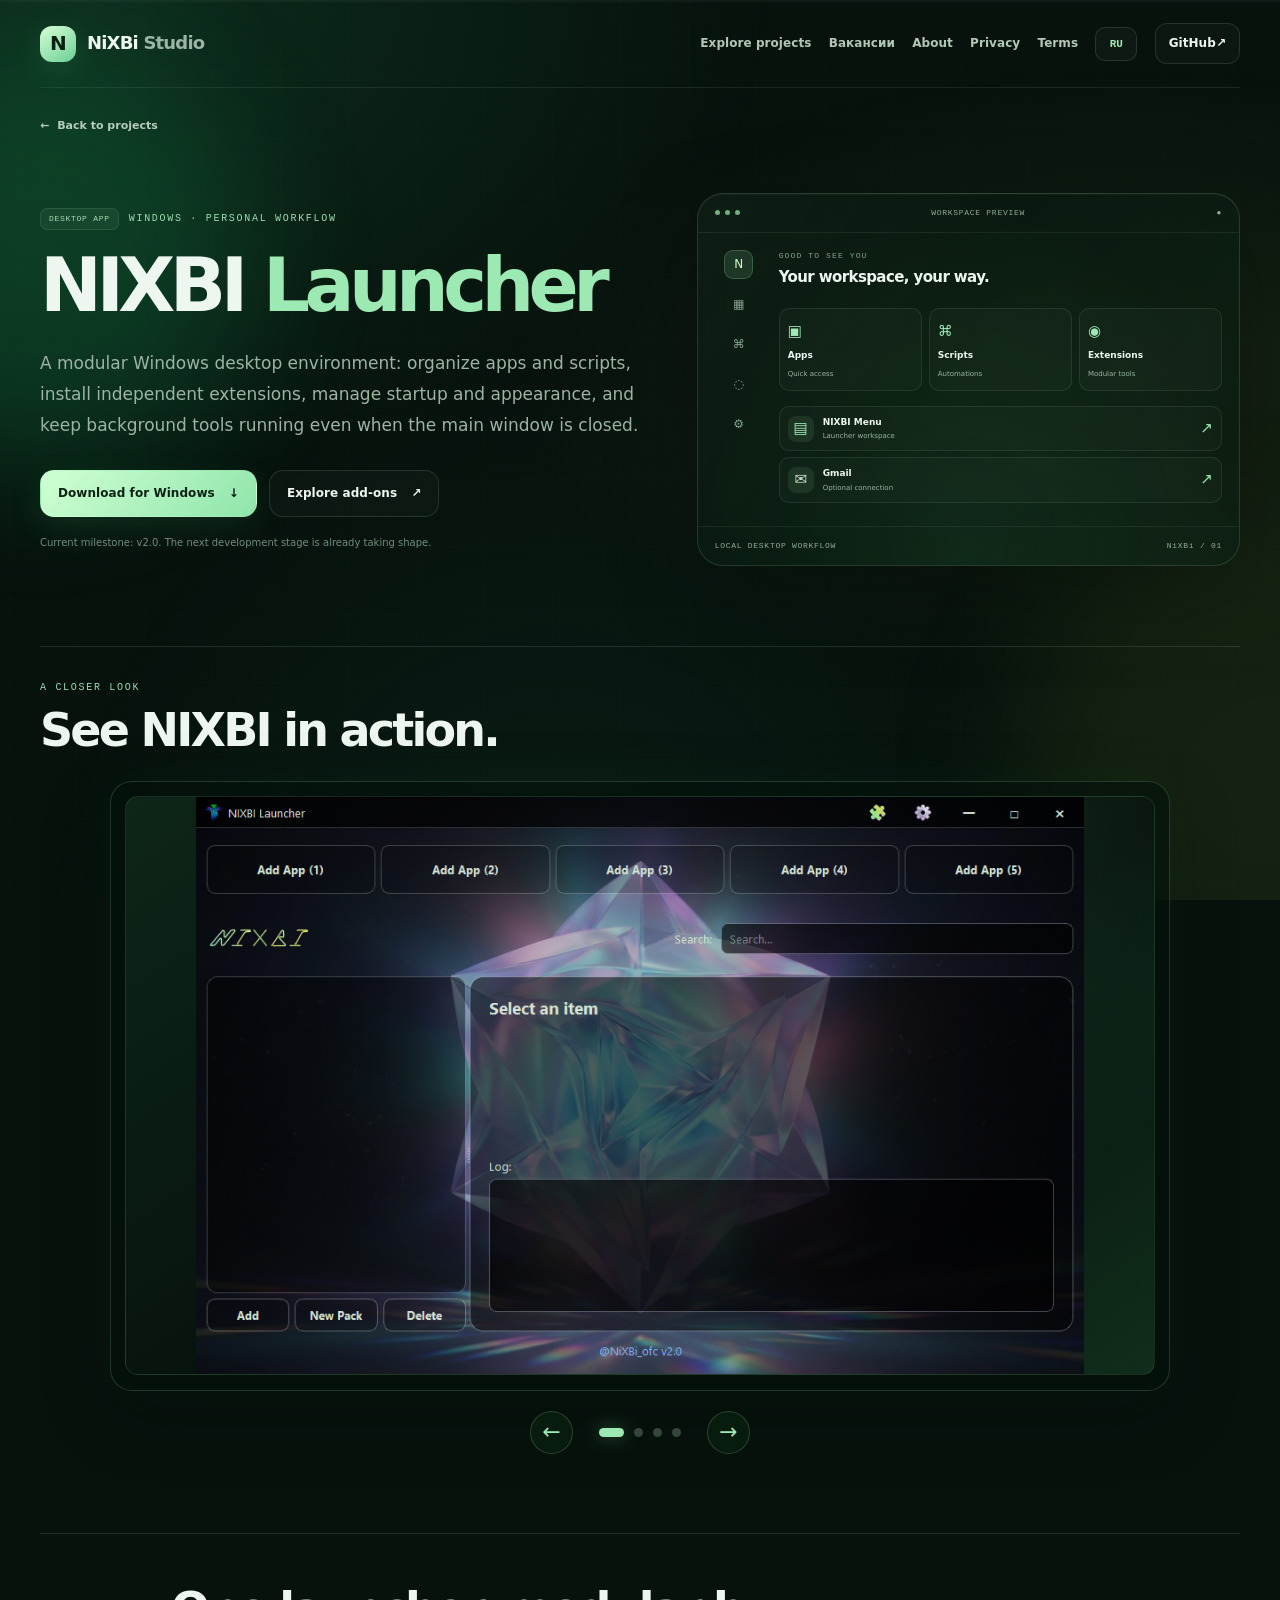
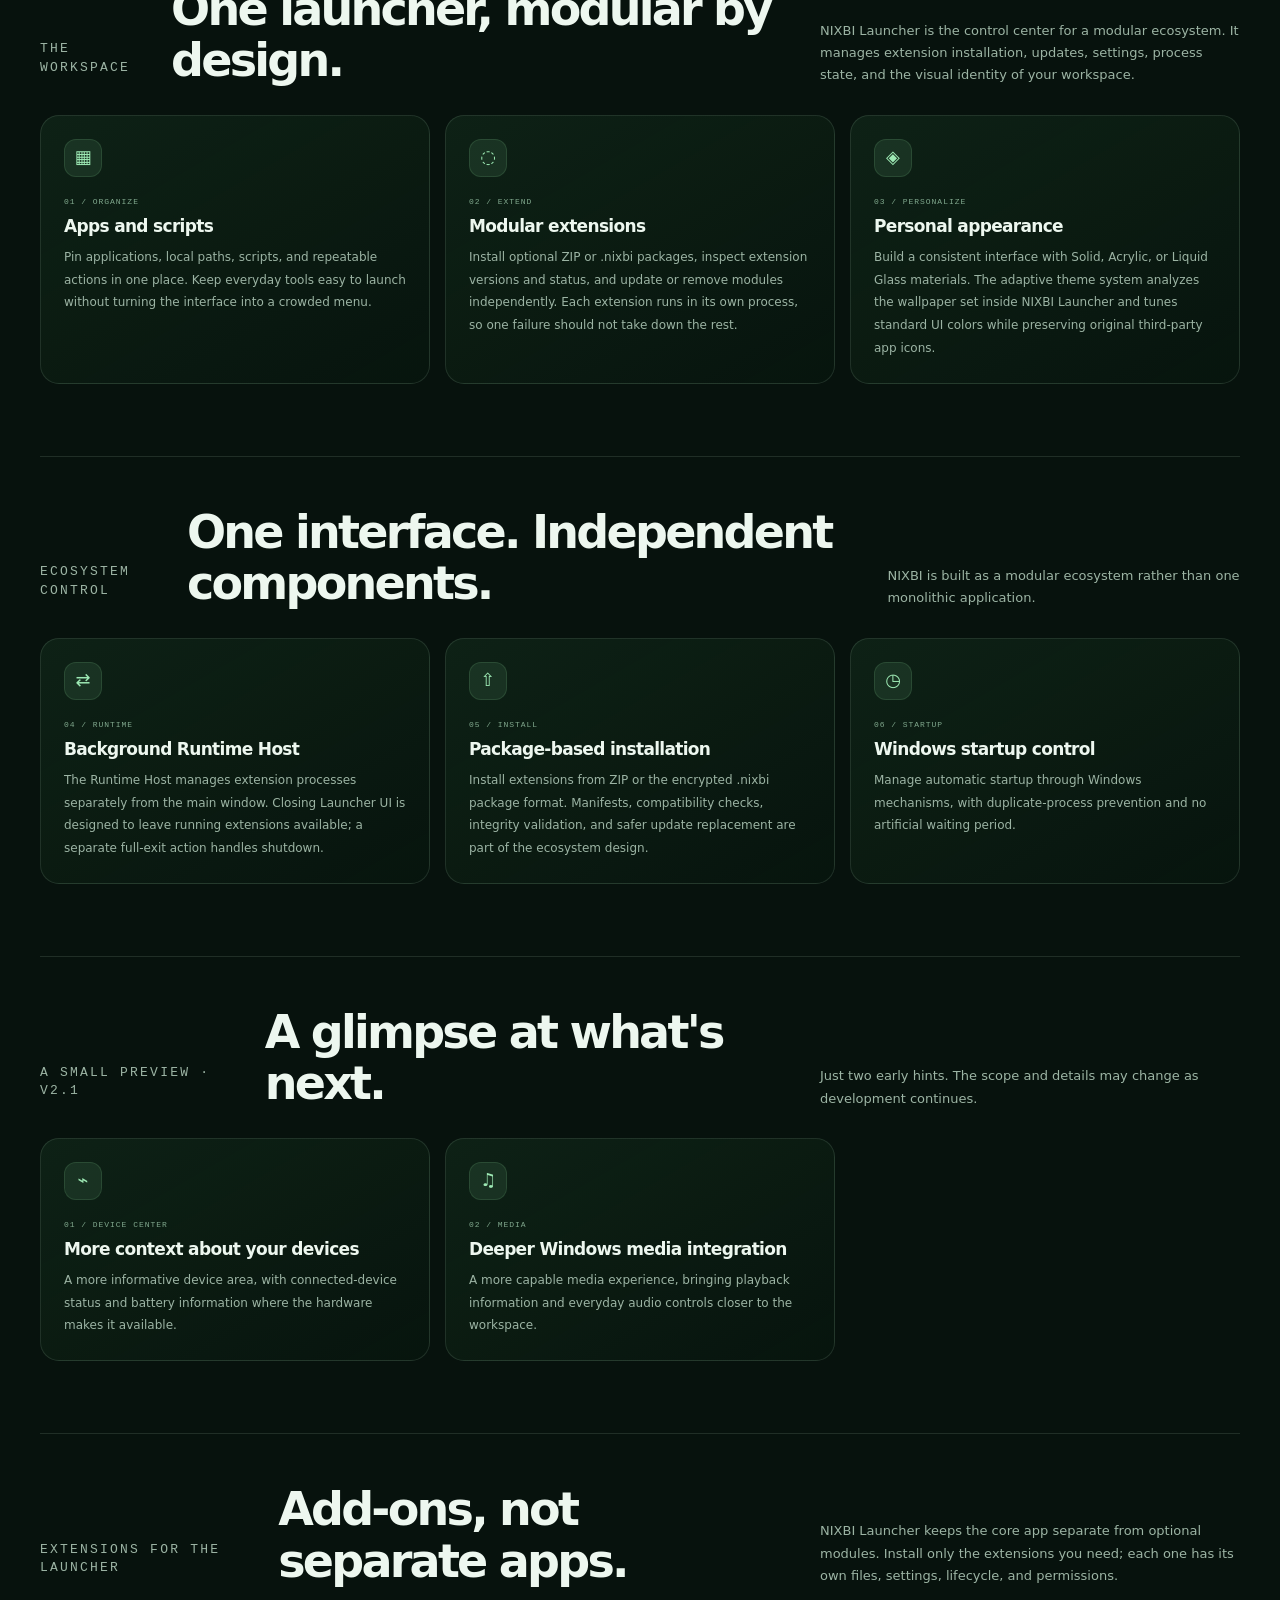
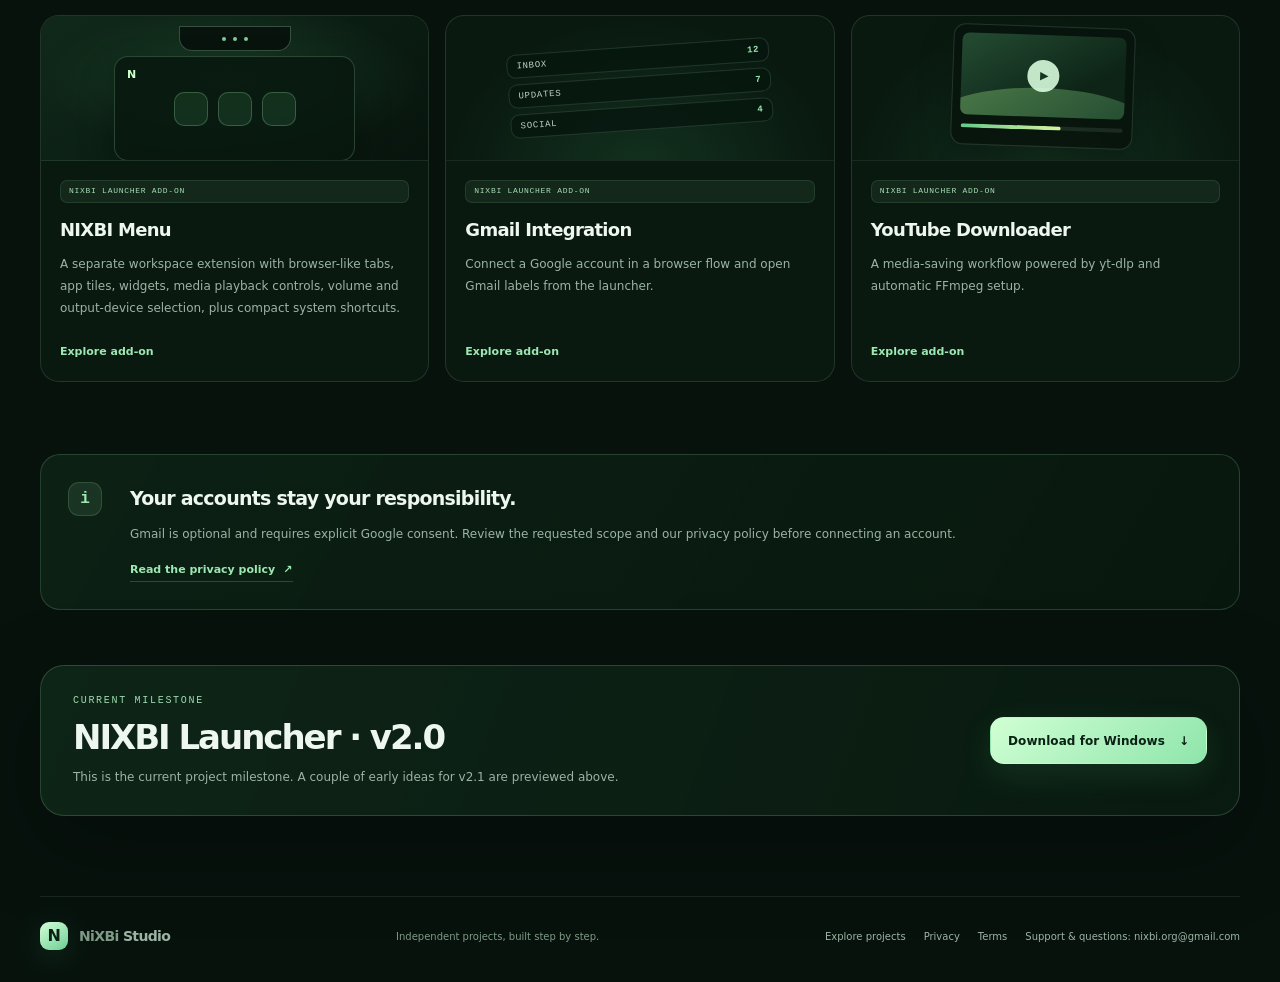
<file: launcher.html>
<!doctype html>
<html lang="en">
<head>
  <meta charset="utf-8">
  <meta name="viewport" content="width=device-width, initial-scale=1">
  <meta name="theme-color" content="#050706"><link rel="icon" type="image/svg+xml" href="favicon.svg">
  <meta name="description" content="NiXBi is an independent team building desktop utilities, automation tools, and community projects.">
  <title>NiXBi — Independent Project Team</title>
  <link rel="stylesheet" href="styles.css">
</head>
<body data-title-key="title_launcher">
  <div class="site-scene" aria-hidden="true">
    <div class="scene-gradient" data-parallax="0.035"></div>
    <div class="scene-grid" data-parallax="-0.075"></div>
    <div class="scene-orb orb-one" data-parallax="-0.14"></div>
    <div class="scene-orb orb-two" data-parallax="0.09"></div>
    <div class="scene-orb orb-three" data-parallax="-0.055"></div>
  </div>
  <div class="scroll-progress" aria-hidden="true"><span></span></div>
  <header class="site-header wrap">
    <a class="brand" href="index.html" aria-label="NiXBi home"><span class="brand-mark">N</span><span>NiXBi <em>Studio</em></span></a>
    <nav aria-label="Main navigation">
      <a href="index.html#projects" data-open-projects data-i18n="nav_projects">Explore projects</a><a href="vacancies.html">Вакансии</a>
      <a href="index.html#about" data-i18n="nav_about">About</a>
      <a href="privacy.html" data-i18n="nav_privacy">Privacy</a>
      <a href="terms.html" data-i18n="nav_terms">Terms</a>
      <button class="language-toggle" type="button" data-lang-toggle aria-label="Switch language" title="Switch language">RU</button>
      <a class="nav-github" href="https://github.com/NiXBiofc" target="_blank" rel="noopener noreferrer">GitHub <span aria-hidden="true">↗</span></a>
    </nav>
  </header>
<main class="wrap detail-page"><a class="back-link" href="index.html#projects" data-open-projects><span>←</span> <span data-i18n="back_projects">Back to projects</span></a><section class="product-hero product-hero-launcher">
  <div class="product-hero-copy"><p class="eyebrow"><span class="category-tag" data-i18n="tag_desktop">DESKTOP APP</span><span data-i18n="detail_win">WINDOWS · PERSONAL WORKFLOW</span></p><h1>NIXBI <span>Launcher</span></h1><p class="product-lead" data-i18n="launcher_lead">A modular Windows desktop environment for apps, scripts, independent extensions, system tools, and a persistent background runtime.</p><div class="hero-actions"><a class="button button-primary" href="https://github.com/NiXBiofc/NiXBiofc.github.io/releases/latest/download/NIXBI-Launcher-Setup.exe"><span data-i18n="download_launcher">Download for Windows</span><span>↓</span></a><a class="button button-quiet" href="#addons"><span data-i18n="browse_source">Explore add-ons</span><span>↗</span></a></div><div class="hero-footnote" data-i18n="launcher_status_note">Current milestone: v2.0. The next development stage is already taking shape.</div></div>
  <div class="product-showcase launcher-showcase"><div class="showcase-top"><span class="window-dots"><i></i><i></i><i></i></span><span data-i18n="showcase_preview">WORKSPACE PREVIEW</span><span>●</span></div><div class="showcase-layout"><div class="showcase-rail"><span class="rail-active">N</span><span>▦</span><span>⌘</span><span>◌</span><span>⚙</span></div><div class="showcase-content"><div class="showcase-welcome"><small data-i18n="mock_welcome">GOOD TO SEE YOU</small><b data-i18n="mock_ready">Your workspace, your way.</b></div><div class="showcase-shortcuts"><div><span>▣</span><b data-i18n="launcher_mock_apps">Apps</b><small data-i18n="mock_apps">Quick access</small></div><div><span>⌘</span><b data-i18n="launcher_mock_scripts">Scripts</b><small data-i18n="mock_scripts">Automations</small></div><div><span>◉</span><b data-i18n="launcher_mock_extensions">Extensions</b><small data-i18n="mock_extensions">Modular tools</small></div></div><div class="showcase-row"><span class="row-icon">▤</span><span><b>NIXBI Menu</b><small data-i18n="mock_menu">Launcher workspace</small></span><i>↗</i></div><div class="showcase-row"><span class="row-icon row-icon-mail">✉</span><span><b>Gmail</b><small data-i18n="mock_gmail">Optional connection</small></span><i>↗</i></div></div></div><div class="showcase-bottom"><span data-i18n="showcase_local">LOCAL DESKTOP WORKFLOW</span><span>NiXBi / 01</span></div></div>
</section>
<section class="detail-section launcher-gallery-section" id="screenshots" data-launcher-gallery-section hidden>
  <div class="section-heading launcher-gallery-heading">
    <div><p class="eyebrow" data-i18n="gallery_kicker">A CLOSER LOOK</p><h2 data-i18n="gallery_title">See NIXBI in action.</h2></div>
  </div>
  <div class="launcher-gallery" data-launcher-gallery data-gallery-manifest="assets/launcher/screenshots.json" aria-roledescription="carousel" aria-label="NIXBI Launcher screenshots" hidden>
    <div class="launcher-gallery-viewport">
      <div class="launcher-gallery-track" data-gallery-track></div>
    </div>
    <div class="launcher-gallery-controls" data-gallery-controls>
      <button class="gallery-arrow" type="button" data-gallery-prev aria-label="Previous screenshot">←</button>
      <div class="gallery-dots" data-gallery-dots role="group" aria-label="Choose screenshot"></div>
      <button class="gallery-arrow" type="button" data-gallery-next aria-label="Next screenshot">→</button>
    </div>
  </div>
</section>
<section class="detail-section"><div class="section-heading"><p class="eyebrow" data-i18n="launcher_system_kicker">THE WORKSPACE</p><h2 data-i18n="launcher_system_title">One launcher, modular by design.</h2><p data-i18n="launcher_system_intro">Keep common actions together and add capabilities when they are useful to you.</p></div><div class="feature-grid"><article class="feature-card"><span class="feature-icon">▦</span><span class="feature-index" data-i18n="launcher_index_organize">01 / ORGANIZE</span><h3 data-i18n="launcher_feature_apps">Apps and scripts</h3><p data-i18n="launcher_feature_apps_copy">Pin applications, local paths, scripts, and repeatable actions in one place. Keep everyday tools easy to launch without turning the interface into a crowded menu.</p></article><article class="feature-card"><span class="feature-icon">◌</span><span class="feature-index" data-i18n="launcher_index_extend">02 / EXTEND</span><h3 data-i18n="launcher_feature_modular">Modular extensions</h3><p data-i18n="launcher_feature_modular_copy">Install optional ZIP or .nixbi packages, inspect extension versions and status, and update or remove modules independently. Each extension runs in its own process, so one failure should not take down the rest.</p></article><article class="feature-card"><span class="feature-icon">◈</span><span class="feature-index" data-i18n="launcher_index_personalize">03 / PERSONALIZE</span><h3 data-i18n="launcher_feature_appearance">Personal appearance</h3><p data-i18n="launcher_feature_appearance_copy">Build a consistent interface with Solid, Acrylic, or Liquid Glass materials. The adaptive theme system analyzes the wallpaper set inside NIXBI Launcher and tunes standard UI colors while preserving original third-party app icons.</p></article></div></section>
<section class="detail-section"><div class="section-heading"><p class="eyebrow" data-i18n="launcher_arch_kicker">ECOSYSTEM CONTROL</p><h2 data-i18n="launcher_arch_title">One interface. Independent components.</h2><p data-i18n="launcher_arch_intro">NIXBI is built as a modular ecosystem rather than one monolithic application.</p></div><div class="feature-grid"><article class="feature-card"><span class="feature-icon">⇄</span><span class="feature-index" data-i18n="launcher_index_runtime">04 / RUNTIME</span><h3 data-i18n="launcher_runtime_title">Background Runtime Host</h3><p data-i18n="launcher_runtime_copy">The Runtime Host manages extension processes separately from the main window. Closing Launcher UI is designed to leave running extensions available; a separate full-exit action handles shutdown.</p></article><article class="feature-card"><span class="feature-icon">⇧</span><span class="feature-index" data-i18n="launcher_index_install">05 / INSTALL</span><h3 data-i18n="launcher_package_title">Package-based installation</h3><p data-i18n="launcher_package_copy">Install extensions from ZIP or the encrypted .nixbi package format. Manifests, compatibility checks, integrity validation, and safer update replacement are part of the ecosystem design.</p></article><article class="feature-card"><span class="feature-icon">◷</span><span class="feature-index" data-i18n="launcher_index_startup">06 / STARTUP</span><h3 data-i18n="launcher_startup_title">Windows startup control</h3><p data-i18n="launcher_startup_copy">Manage automatic startup through Windows mechanisms, with duplicate-process prevention and no artificial waiting period.</p></article></div></section>
<section class="detail-section preview-section">
  <div class="section-heading">
    <p class="eyebrow" data-i18n="launcher_v21_kicker">A SMALL PREVIEW · v2.1</p>
    <h2 data-i18n="launcher_v21_title">A glimpse at what's next.</h2>
    <p data-i18n="launcher_v21_intro">Just two early hints. The scope and details may change as development continues.</p>
  </div>
  <div class="feature-grid">
    <article class="feature-card">
      <span class="feature-icon">⌁</span>
      <span class="feature-index" data-i18n="launcher_v21_device_index">01 / DEVICE CENTER</span>
      <h3 data-i18n="launcher_v21_device_title">More context about your devices</h3>
      <p data-i18n="launcher_v21_device_copy">A more informative device area, with connected-device status and battery information where the hardware makes it available.</p>
    </article>
    <article class="feature-card">
      <span class="feature-icon">♫</span>
      <span class="feature-index" data-i18n="launcher_v21_media_index">02 / MEDIA</span>
      <h3 data-i18n="launcher_v21_media_title">Deeper Windows media integration</h3>
      <p data-i18n="launcher_v21_media_copy">A more capable media experience, bringing playback information and everyday audio controls closer to the workspace.</p>
    </article>
  </div>
</section><section class="detail-section addon-section" id="addons"><div class="section-heading"><p class="eyebrow" data-i18n="addons_kicker">EXTENSIONS FOR THE LAUNCHER</p><h2 data-i18n="addons_title">Add-ons, not separate apps.</h2><p data-i18n="addons_intro">These features are designed to work inside NIXBI Launcher. Each add-on has its own controls and permission requirements.</p></div><div class="addon-grid">
  <a class="addon-card addon-menu" href="nixbi-menu.html"><div class="addon-art art-menu"><div class="menu-preview"><div class="menu-notch"><i></i><i></i><i></i></div><div class="menu-preview-panel"><span></span><span></span><span></span><b>N</b></div></div></div><div class="addon-card-copy"><span class="category-tag" data-i18n="tag_launcher_addon">NIXBI LAUNCHER ADD-ON</span><h3>NIXBI Menu</h3><p data-i18n="addon_menu_copy">An adaptive workspace that opens from a compact island and brings widgets, quick settings, and shortcuts into one panel.</p><span class="card-link" data-i18n="learn_addon">Explore module <b>↗</b></span></div></a>
  <a class="addon-card addon-gmail" href="gmail-integration.html"><div class="addon-art art-gmail"><div class="mail-stack"><span>INBOX <b>12</b></span><span>UPDATES <b>7</b></span><span>SOCIAL <b>4</b></span></div></div><div class="addon-card-copy"><span class="category-tag" data-i18n="tag_launcher_addon">NIXBI LAUNCHER ADD-ON</span><h3>Gmail Integration</h3><p data-i18n="addon_gmail_copy">Connect a Google account in a browser flow and open Gmail labels from the launcher.</p><span class="card-link" data-i18n="learn_addon">Explore add-on <b>↗</b></span></div></a>
  <a class="addon-card addon-youtube" href="youtube-downloader.html"><div class="addon-art art-youtube"><div class="video-window"><div class="video-scene"><span class="play-icon">▶</span></div><div class="download-bar"><i></i></div></div></div><div class="addon-card-copy"><span class="category-tag" data-i18n="tag_launcher_addon">NIXBI LAUNCHER ADD-ON</span><h3>YouTube Downloader</h3><p data-i18n="addon_youtube_copy">A media-saving workflow powered by yt-dlp and automatic FFmpeg setup.</p><span class="card-link" data-i18n="learn_addon">Explore add-on <b>↗</b></span></div></a>
</div></section>
<section class="callout-panel"><span class="callout-mark">i</span><div><h2 data-i18n="launcher_privacy_title">Your accounts stay your responsibility.</h2><p data-i18n="launcher_privacy_copy">Gmail is optional and requires explicit Google consent. Review the requested scope and our privacy policy before connecting an account.</p><a class="inline-link" href="privacy.html"><span data-i18n="read_privacy">Read the privacy policy</span><span>↗</span></a></div></section>
<section class="closing-banner"><div><p class="eyebrow" data-i18n="launcher_v20_kicker">CURRENT MILESTONE</p><h2 data-i18n="launcher_v20_title">NIXBI Launcher · v2.0</h2><p data-i18n="launcher_v20_copy">This is the current project milestone. A couple of early ideas for v2.1 are previewed above.</p></div><a class="button button-primary" href="https://github.com/NiXBiofc/NiXBiofc.github.io/releases/latest/download/NIXBI-Launcher-Setup.exe"><span data-i18n="download_launcher">Download for Windows</span><span>↓</span></a></section></main>
<footer class="site-footer wrap">
  <a class="brand footer-brand" href="index.html"><span class="brand-mark">N</span><span>NiXBi <em>Studio</em></span></a>
  <span data-i18n="footer_line">Independent projects, built step by step.</span>
  <div class="footer-links"><a href="index.html#projects" data-open-projects data-i18n="nav_projects">Explore projects</a><a href="privacy.html" data-i18n="nav_privacy">Privacy</a><a href="terms.html" data-i18n="nav_terms">Terms</a><a href="mailto:nixbi.org@gmail.com" data-i18n="footer_support">Support &amp; questions: nixbi.org@gmail.com</a></div>
</footer>
<script src="site.js" defer></script>
</body></html>
</file>
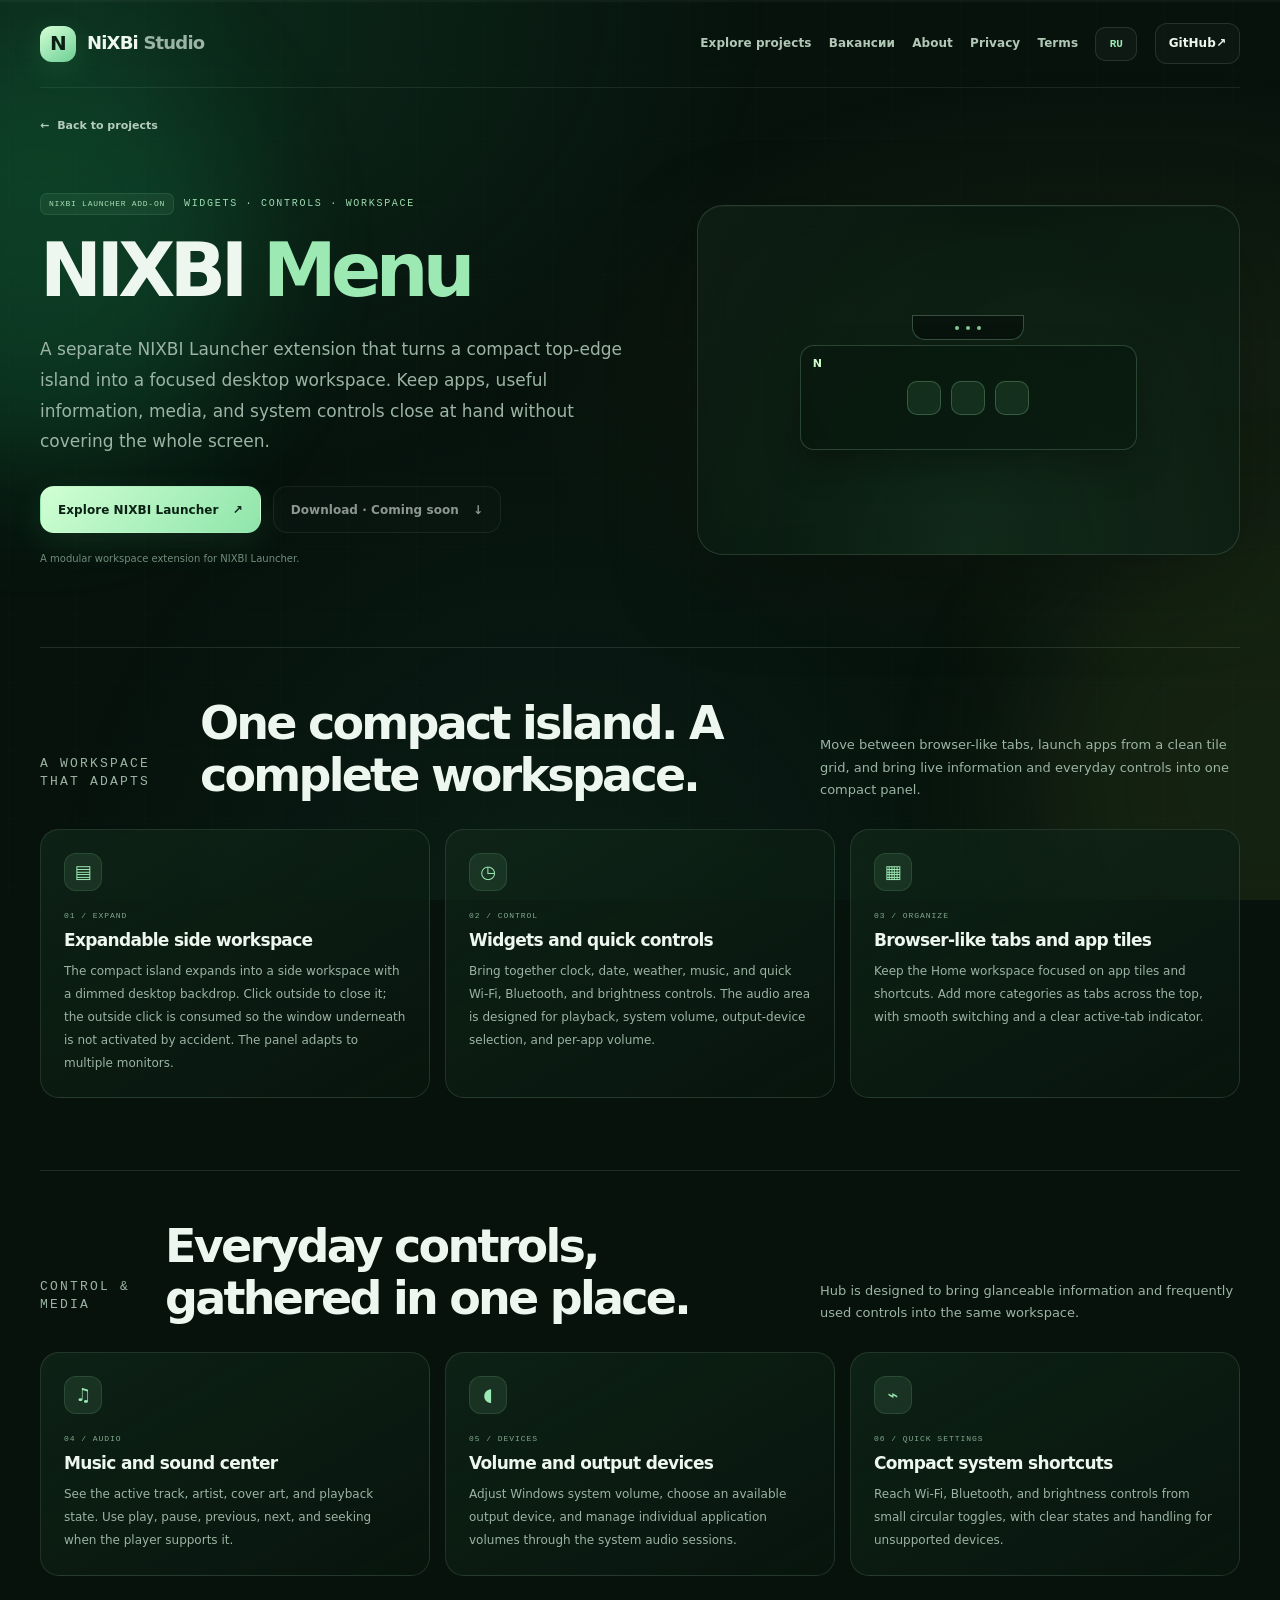
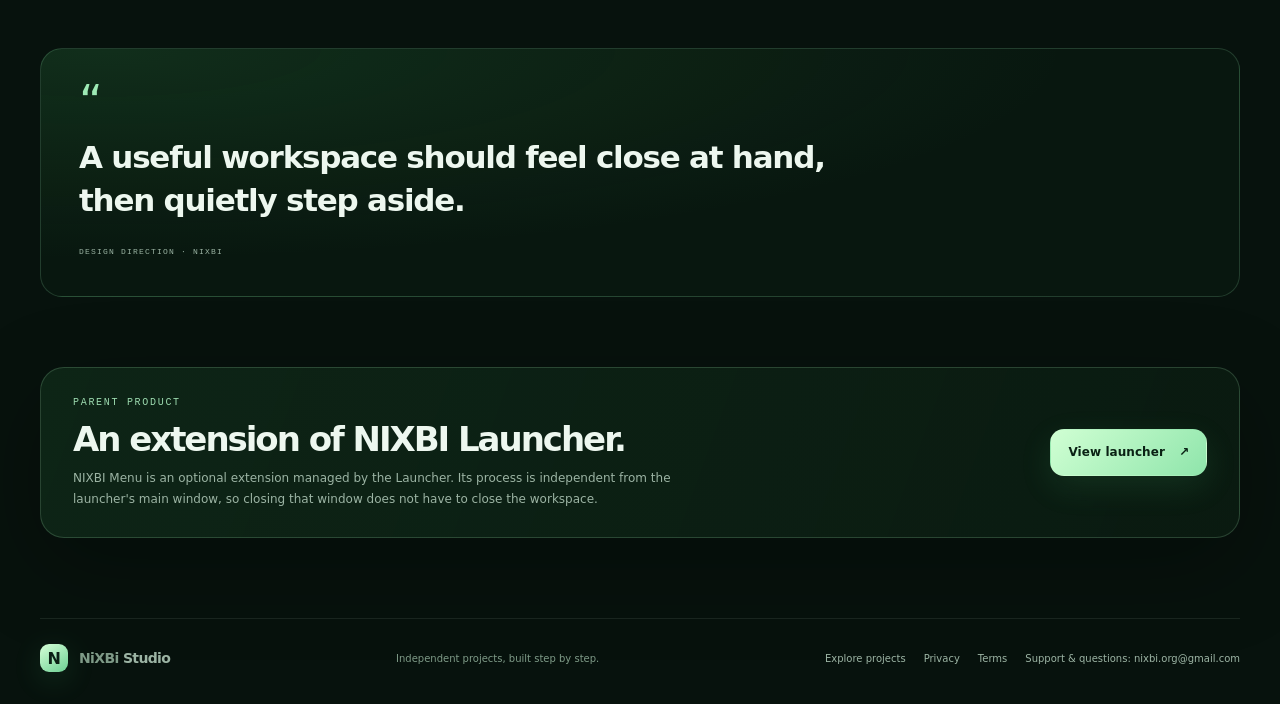
<file: nixbi-menu.html>
<!doctype html><html lang="en"><head><meta charset="utf-8"><meta name="viewport" content="width=device-width, initial-scale=1"><meta name="theme-color" content="#050706"><link rel="icon" type="image/svg+xml" href="favicon.svg"><meta name="description" content="NIXBI Menu — an adaptive desktop workspace for NIXBI Launcher."><title>NIXBI Menu — NiXBi</title><link rel="stylesheet" href="styles.css"></head><body data-title-key="title_menu">
<div class="site-scene" aria-hidden="true"><div class="scene-gradient" data-parallax="0.035"></div><div class="scene-grid" data-parallax="-0.075"></div><div class="scene-orb orb-one" data-parallax="-0.14"></div><div class="scene-orb orb-two" data-parallax="0.09"></div><div class="scene-orb orb-three" data-parallax="-0.055"></div></div><div class="scroll-progress" aria-hidden="true"><span></span></div>
<header class="site-header wrap"><a class="brand" href="index.html" aria-label="NiXBi home"><span class="brand-mark">N</span><span>NiXBi <em>Studio</em></span></a><nav aria-label="Main navigation"><a href="index.html#projects" data-open-projects data-i18n="nav_projects">Explore projects</a><a href="vacancies.html">Вакансии</a><a href="index.html#about" data-i18n="nav_about">About</a><a href="privacy.html" data-i18n="nav_privacy">Privacy</a><a href="terms.html" data-i18n="nav_terms">Terms</a><button class="language-toggle" type="button" data-lang-toggle aria-label="Switch language" title="Switch language">RU</button><a class="nav-github" href="https://github.com/NiXBiofc" target="_blank" rel="noopener noreferrer">GitHub <span aria-hidden="true">↗</span></a></nav></header>
<main class="wrap detail-page"><a class="back-link" href="index.html#projects" data-open-projects><span>←</span> <span data-i18n="back_projects">Back to projects</span></a>
<section class="product-hero product-hero-menu"><div class="product-hero-copy"><p class="eyebrow"><span class="category-tag" data-i18n="tag_launcher_addon">NIXBI LAUNCHER ADD-ON</span><span data-i18n="menu_platform">WIDGETS · CONTROLS · WORKSPACE</span></p><h1>NIXBI <span>Menu</span></h1><p class="product-lead" data-i18n="menu_lead">A separate desktop workspace extension with browser-like tabs, app tiles, live widgets, media controls, and quick system settings.</p><div class="hero-actions"><a class="button button-primary" href="launcher.html#addons"><span data-i18n="back_to_launcher">Explore NIXBI Launcher</span><span>↗</span></a><button class="button button-quiet" type="button" disabled aria-disabled="true"><span data-i18n="download_soon">Download · Coming soon</span><span>↓</span></button></div><div class="hero-footnote" data-i18n="menu_note">A modular workspace extension for NIXBI Launcher.</div></div><div class="product-showcase menu-showcase"><div class="menu-preview"><div class="menu-notch"><i></i><i></i><i></i></div><div class="menu-preview-panel"><span></span><span></span><span></span><b>N</b></div></div></div></section>
<section class="detail-section"><div class="section-heading"><p class="eyebrow" data-i18n="menu_capabilities_kicker">A WORKSPACE THAT ADAPTS</p><h2 data-i18n="menu_capabilities_title">One compact island. A complete workspace.</h2><p data-i18n="menu_capabilities_intro">Open a focused panel when you need it, then let it get out of the way.</p></div><div class="feature-grid"><article class="feature-card"><span class="feature-icon">▤</span><span class="feature-index" data-i18n="menu_index_expand">01 / EXPAND</span><h3 data-i18n="menu_feature_panel">Expandable side workspace</h3><p data-i18n="menu_feature_panel_copy">A small interactive anchor expands into a spacious panel with a smooth transition and a dimmed desktop backdrop.</p></article><article class="feature-card"><span class="feature-icon">◷</span><span class="feature-index" data-i18n="menu_index_control">02 / CONTROL</span><h3 data-i18n="menu_feature_widgets">Widgets and quick controls</h3><p data-i18n="menu_feature_widgets_copy">Bring together clock, date, weather, music, and quick Wi-Fi, Bluetooth, and brightness controls. The audio area is designed for playback, system volume, output-device selection, and per-app volume.</p></article><article class="feature-card"><span class="feature-icon">▦</span><span class="feature-index" data-i18n="menu_index_organize">03 / ORGANIZE</span><h3 data-i18n="menu_feature_library">Browser-like tabs and app tiles</h3><p data-i18n="menu_feature_library_copy">Keep the Home workspace focused on app tiles and shortcuts. Add more categories as tabs across the top, with smooth switching and a clear active-tab indicator.</p></article></div></section>
<section class="detail-section"><div class="section-heading"><p class="eyebrow" data-i18n="hub_controls_kicker">CONTROL &amp; MEDIA</p><h2 data-i18n="hub_controls_title">Everyday controls, gathered in one place.</h2><p data-i18n="hub_controls_intro">Hub is designed to bring glanceable information and frequently used controls into the same workspace.</p></div><div class="feature-grid"><article class="feature-card"><span class="feature-icon">♫</span><span class="feature-index" data-i18n="menu_index_audio">04 / AUDIO</span><h3 data-i18n="hub_audio_title">Music and sound center</h3><p data-i18n="hub_audio_copy">See the active track, artist, cover art, and playback state. Use play, pause, previous, next, and seeking when the player supports it.</p></article><article class="feature-card"><span class="feature-icon">◖</span><span class="feature-index" data-i18n="menu_index_devices">05 / DEVICES</span><h3 data-i18n="hub_devices_title">Volume and output devices</h3><p data-i18n="hub_devices_copy">Adjust Windows system volume, choose an available output device, and manage individual application volumes through the system audio sessions.</p></article><article class="feature-card"><span class="feature-icon">⌁</span><span class="feature-index" data-i18n="menu_index_quick">06 / QUICK SETTINGS</span><h3 data-i18n="hub_quick_title">Compact system shortcuts</h3><p data-i18n="hub_quick_copy">Reach Wi-Fi, Bluetooth, and brightness controls from small circular toggles, with clear states and handling for unsupported devices.</p></article></div></section><section class="quote-panel"><span class="quote-mark">“</span><blockquote data-i18n="menu_quote">A useful workspace should feel close at hand, then quietly step aside.</blockquote><span class="quote-caption" data-i18n="menu_quote_caption">DESIGN DIRECTION · NIXBI</span></section>
<section class="closing-banner"><div><p class="eyebrow" data-i18n="parent_product">PARENT PRODUCT</p><h2 data-i18n="menu_parent_title">An extension of NIXBI Launcher.</h2><p data-i18n="menu_parent_copy">NIXBI Menu is designed to work as part of the launcher, using its extension system and shared desktop workflow.</p></div><a class="button button-primary" href="launcher.html"><span data-i18n="view_launcher">View launcher</span><span>↗</span></a></section></main>
<footer class="site-footer wrap"><a class="brand footer-brand" href="index.html"><span class="brand-mark">N</span><span>NiXBi <em>Studio</em></span></a><span data-i18n="footer_line">Independent projects, built step by step.</span><div class="footer-links"><a href="index.html#projects" data-open-projects data-i18n="nav_projects">Explore projects</a><a href="privacy.html" data-i18n="nav_privacy">Privacy</a><a href="terms.html" data-i18n="nav_terms">Terms</a><a href="mailto:nixbi.org@gmail.com" data-i18n="footer_support">Support &amp; questions: nixbi.org@gmail.com</a></div></footer><script src="site.js" defer></script></body></html>
</file>
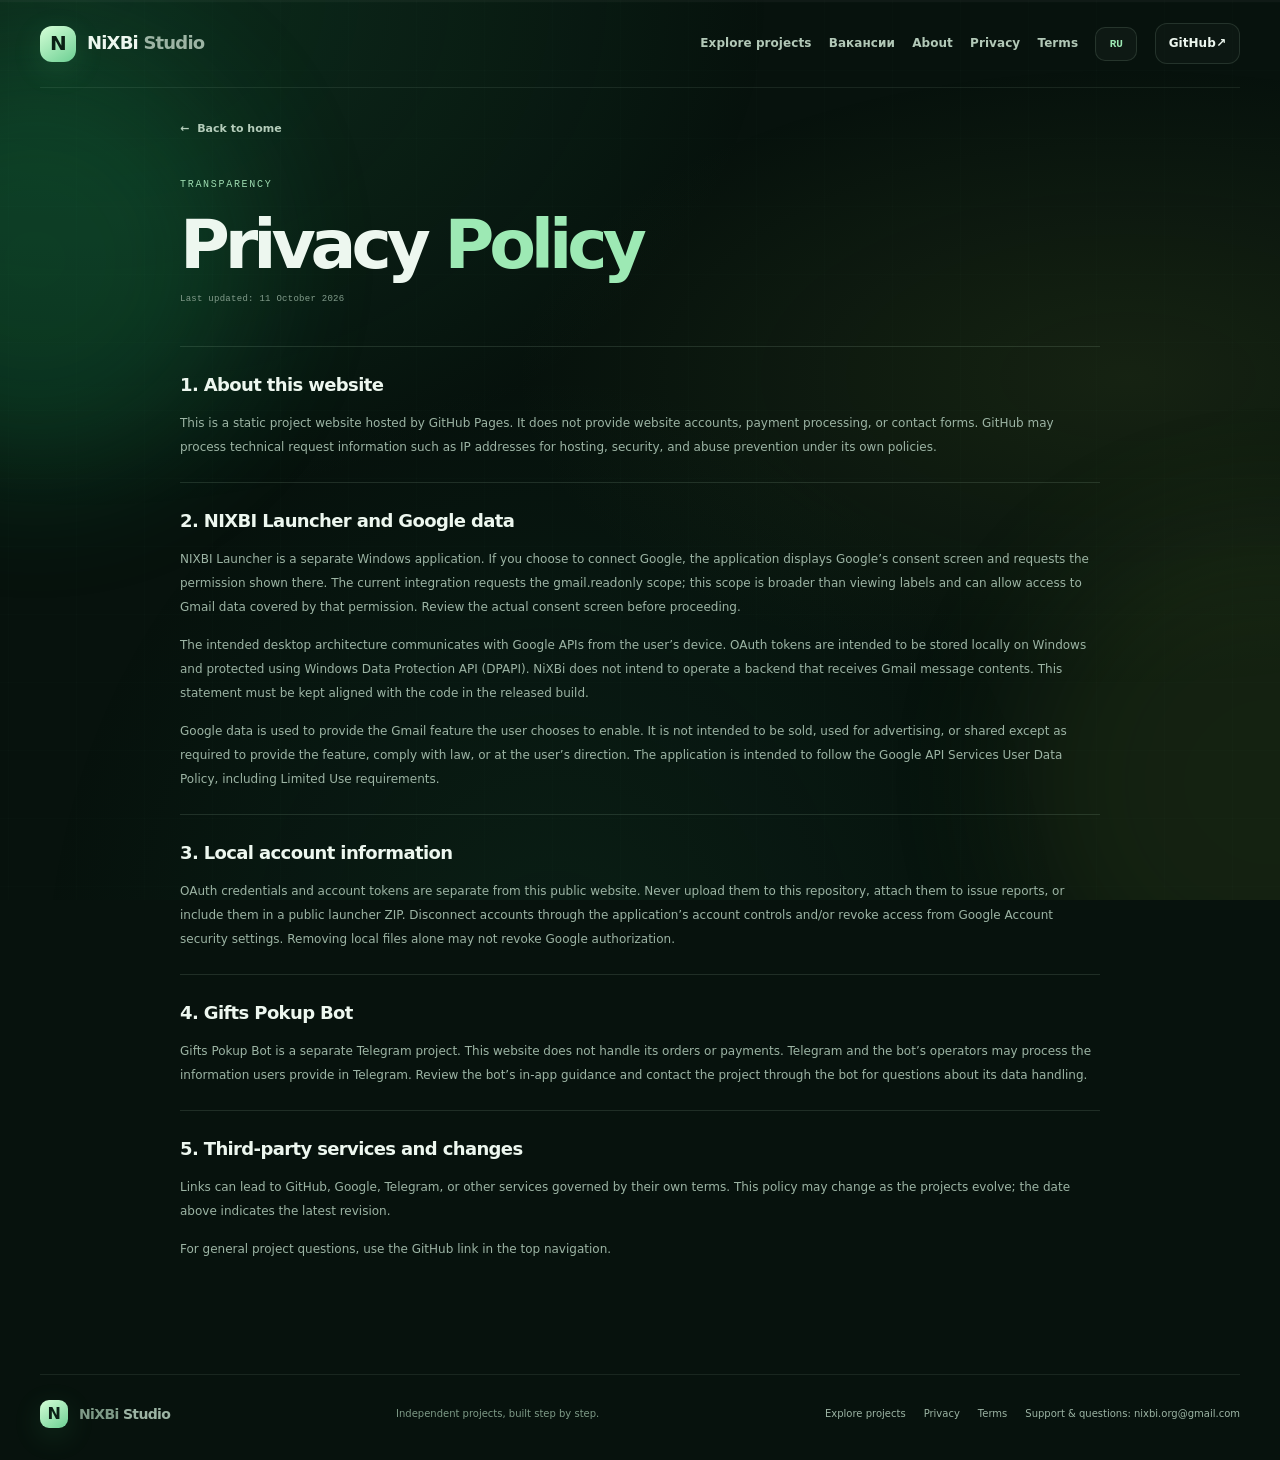
<file: privacy.html>
<!doctype html>
<html lang="en">
<head>
  <meta charset="utf-8">
  <meta name="viewport" content="width=device-width, initial-scale=1">
  <meta name="theme-color" content="#050706"><link rel="icon" type="image/svg+xml" href="favicon.svg">
  <meta name="description" content="NiXBi is an independent team building desktop utilities, automation tools, and community projects.">
  <title>NiXBi — Independent Project Team</title>
  <link rel="stylesheet" href="styles.css">
</head>
<body data-title-key="title_privacy">
  <div class="site-scene" aria-hidden="true">
    <div class="scene-gradient" data-parallax="0.035"></div>
    <div class="scene-grid" data-parallax="-0.075"></div>
    <div class="scene-orb orb-one" data-parallax="-0.14"></div>
    <div class="scene-orb orb-two" data-parallax="0.09"></div>
    <div class="scene-orb orb-three" data-parallax="-0.055"></div>
  </div>
  <div class="scroll-progress" aria-hidden="true"><span></span></div>
  <header class="site-header wrap">
    <a class="brand" href="index.html" aria-label="NiXBi home"><span class="brand-mark">N</span><span>NiXBi <em>Studio</em></span></a>
    <nav aria-label="Main navigation">
      <a href="index.html#projects" data-open-projects data-i18n="nav_projects">Explore projects</a><a href="vacancies.html">Вакансии</a>
      <a href="index.html#about" data-i18n="nav_about">About</a>
      <a href="privacy.html" data-i18n="nav_privacy">Privacy</a>
      <a href="terms.html" data-i18n="nav_terms">Terms</a>
      <button class="language-toggle" type="button" data-lang-toggle aria-label="Switch language" title="Switch language">RU</button>
      <a class="nav-github" href="https://github.com/NiXBiofc" target="_blank" rel="noopener noreferrer">GitHub <span aria-hidden="true">↗</span></a>
    </nav>
  </header>
<main class="wrap legal-page"><a class="back-link" href="index.html"><span>←</span> <span data-i18n="back_home">Back to home</span></a><p class="eyebrow" data-i18n="privacy_kicker">TRANSPARENCY</p><h1 class="legal-title" data-i18n-html="privacy_title">Privacy <span>Policy</span></h1><p class="legal-updated" data-i18n="updated_date">Last updated: 11 October 2026</p>
<section class="legal-section"><h2 data-i18n="privacy_s1_title">1. About this website</h2><p data-i18n="privacy_s1_copy">This is a static project website hosted by GitHub Pages. It does not provide website accounts, payment processing, or contact forms. GitHub may process technical request information such as IP addresses for hosting, security, and abuse prevention under its own policies.</p></section>
<section class="legal-section"><h2 data-i18n="privacy_s2_title">2. NIXBI Launcher and Google data</h2><p data-i18n="privacy_s2_copy1">NIXBI Launcher is a separate Windows application. If you choose to connect Google, the application displays Google's consent screen and requests the permission shown there. The current integration requests the gmail.readonly scope; this scope is broader than viewing labels and can allow access to Gmail data covered by that permission. Review the actual consent screen before proceeding.</p><p data-i18n="privacy_s2_copy2">The intended desktop architecture communicates with Google APIs from the user's device. OAuth tokens are intended to be stored locally on Windows and protected using Windows Data Protection API (DPAPI). NiXBi does not intend to operate a backend that receives Gmail message contents. This statement must be kept aligned with the code in the released build.</p><p data-i18n="privacy_s2_copy3">Google data is used to provide the Gmail feature the user chooses to enable. It is not intended to be sold, used for advertising, or shared except as required to provide the feature, comply with law, or at the user's direction. The application is intended to follow the Google API Services User Data Policy, including Limited Use requirements.</p></section>
<section class="legal-section"><h2 data-i18n="privacy_s3_title">3. Local account information</h2><p data-i18n="privacy_s3_copy">OAuth credentials and account tokens are separate from this public website. Never upload them to this repository, attach them to issue reports, or include them in a public launcher ZIP. Disconnect accounts through the application's account controls and/or revoke access from Google Account security settings. Removing local files alone may not revoke Google authorization.</p></section>
<section class="legal-section"><h2 data-i18n="privacy_s4_title">4. Gifts Pokup Bot</h2><p data-i18n="privacy_s4_copy">Gifts Pokup Bot is a separate Telegram project. This website does not handle its orders or payments. Telegram and the bot's operators may process the information users provide in Telegram. Review the bot's in-app guidance and contact the project through the bot for questions about its data handling.</p></section>
<section class="legal-section"><h2 data-i18n="privacy_s5_title">5. Third-party services and changes</h2><p data-i18n="privacy_s5_copy">Links can lead to GitHub, Google, Telegram, or other services governed by their own terms. This policy may change as the projects evolve; the date above indicates the latest revision.</p><p data-i18n="general_contact">For general project questions, use the GitHub link in the top navigation.</p></section></main>
<footer class="site-footer wrap">
  <a class="brand footer-brand" href="index.html"><span class="brand-mark">N</span><span>NiXBi <em>Studio</em></span></a>
  <span data-i18n="footer_line">Independent projects, built step by step.</span>
  <div class="footer-links"><a href="index.html#projects" data-open-projects data-i18n="nav_projects">Explore projects</a><a href="privacy.html" data-i18n="nav_privacy">Privacy</a><a href="terms.html" data-i18n="nav_terms">Terms</a><a href="mailto:nixbi.org@gmail.com" data-i18n="footer_support">Support &amp; questions: nixbi.org@gmail.com</a></div>
</footer>
<script src="site.js" defer></script>
</body></html>
</file>
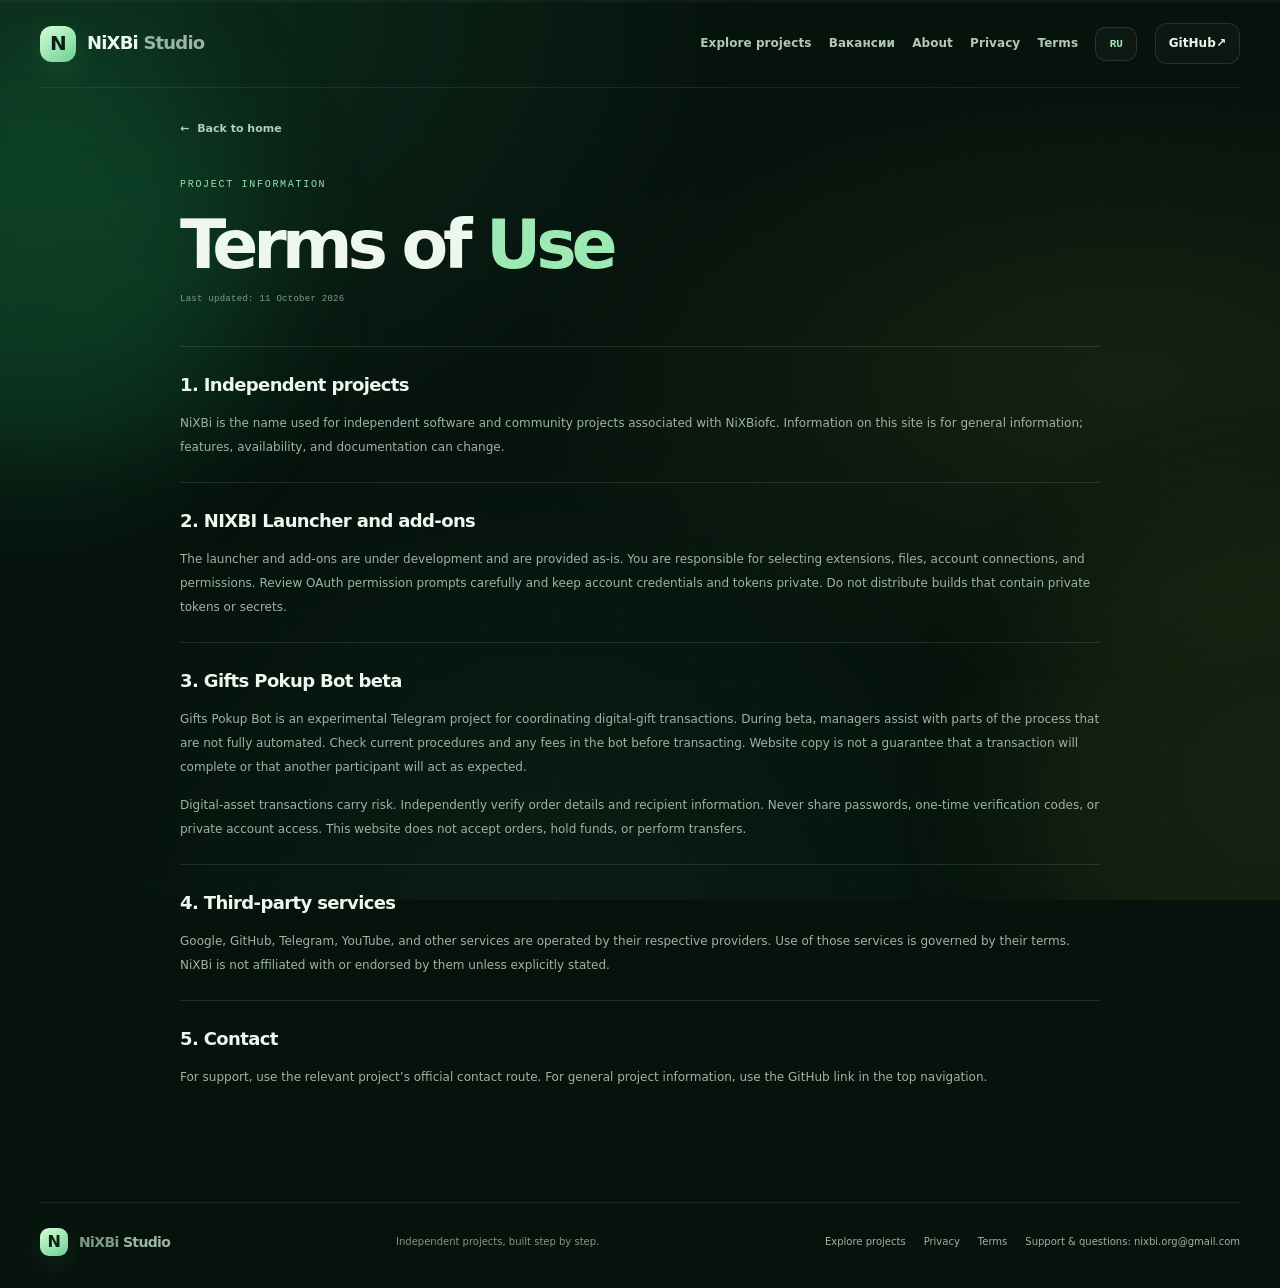
<file: terms.html>
<!doctype html>
<html lang="en">
<head>
  <meta charset="utf-8">
  <meta name="viewport" content="width=device-width, initial-scale=1">
  <meta name="theme-color" content="#050706"><link rel="icon" type="image/svg+xml" href="favicon.svg">
  <meta name="description" content="NiXBi is an independent team building desktop utilities, automation tools, and community projects.">
  <title>NiXBi — Independent Project Team</title>
  <link rel="stylesheet" href="styles.css">
</head>
<body data-title-key="title_terms">
  <div class="site-scene" aria-hidden="true">
    <div class="scene-gradient" data-parallax="0.035"></div>
    <div class="scene-grid" data-parallax="-0.075"></div>
    <div class="scene-orb orb-one" data-parallax="-0.14"></div>
    <div class="scene-orb orb-two" data-parallax="0.09"></div>
    <div class="scene-orb orb-three" data-parallax="-0.055"></div>
  </div>
  <div class="scroll-progress" aria-hidden="true"><span></span></div>
  <header class="site-header wrap">
    <a class="brand" href="index.html" aria-label="NiXBi home"><span class="brand-mark">N</span><span>NiXBi <em>Studio</em></span></a>
    <nav aria-label="Main navigation">
      <a href="index.html#projects" data-open-projects data-i18n="nav_projects">Explore projects</a><a href="vacancies.html">Вакансии</a>
      <a href="index.html#about" data-i18n="nav_about">About</a>
      <a href="privacy.html" data-i18n="nav_privacy">Privacy</a>
      <a href="terms.html" data-i18n="nav_terms">Terms</a>
      <button class="language-toggle" type="button" data-lang-toggle aria-label="Switch language" title="Switch language">RU</button>
      <a class="nav-github" href="https://github.com/NiXBiofc" target="_blank" rel="noopener noreferrer">GitHub <span aria-hidden="true">↗</span></a>
    </nav>
  </header>
<main class="wrap legal-page"><a class="back-link" href="index.html"><span>←</span> <span data-i18n="back_home">Back to home</span></a><p class="eyebrow" data-i18n="terms_kicker">PROJECT INFORMATION</p><h1 class="legal-title" data-i18n-html="terms_title">Terms of <span>Use</span></h1><p class="legal-updated" data-i18n="updated_date">Last updated: 11 October 2026</p>
<section class="legal-section"><h2 data-i18n="terms_s1_title">1. Independent projects</h2><p data-i18n="terms_s1_copy">NiXBi is the name used for independent software and community projects associated with NiXBiofc. Information on this site is for general information; features, availability, and documentation can change.</p></section>
<section class="legal-section"><h2 data-i18n="terms_s2_title">2. NIXBI Launcher and add-ons</h2><p data-i18n="terms_s2_copy">The launcher and add-ons are under development and are provided as-is. You are responsible for selecting extensions, files, account connections, and permissions. Review OAuth permission prompts carefully and keep account credentials and tokens private. Do not distribute builds that contain private tokens or secrets.</p></section>
<section class="legal-section"><h2 data-i18n="terms_s3_title">3. Gifts Pokup Bot beta</h2><p data-i18n="terms_s3_copy1">Gifts Pokup Bot is an experimental Telegram project for coordinating digital-gift transactions. During beta, managers assist with parts of the process that are not fully automated. Check current procedures and any fees in the bot before transacting. Website copy is not a guarantee that a transaction will complete or that another participant will act as expected.</p><p data-i18n="terms_s3_copy2">Digital-asset transactions carry risk. Independently verify order details and recipient information. Never share passwords, one-time verification codes, or private account access. This website does not accept orders, hold funds, or perform transfers.</p></section>
<section class="legal-section"><h2 data-i18n="terms_s4_title">4. Third-party services</h2><p data-i18n="terms_s4_copy">Google, GitHub, Telegram, YouTube, and other services are operated by their respective providers. Use of those services is governed by their terms. NiXBi is not affiliated with or endorsed by them unless explicitly stated.</p></section>
<section class="legal-section"><h2 data-i18n="terms_s5_title">5. Contact</h2><p data-i18n="terms_s5_copy">For support, use the relevant project’s official contact route. For general project information, use the GitHub link in the top navigation.</p></section></main>
<footer class="site-footer wrap">
  <a class="brand footer-brand" href="index.html"><span class="brand-mark">N</span><span>NiXBi <em>Studio</em></span></a>
  <span data-i18n="footer_line">Independent projects, built step by step.</span>
  <div class="footer-links"><a href="index.html#projects" data-open-projects data-i18n="nav_projects">Explore projects</a><a href="privacy.html" data-i18n="nav_privacy">Privacy</a><a href="terms.html" data-i18n="nav_terms">Terms</a><a href="mailto:nixbi.org@gmail.com" data-i18n="footer_support">Support &amp; questions: nixbi.org@gmail.com</a></div>
</footer>
<script src="site.js" defer></script>
</body></html>
</file>
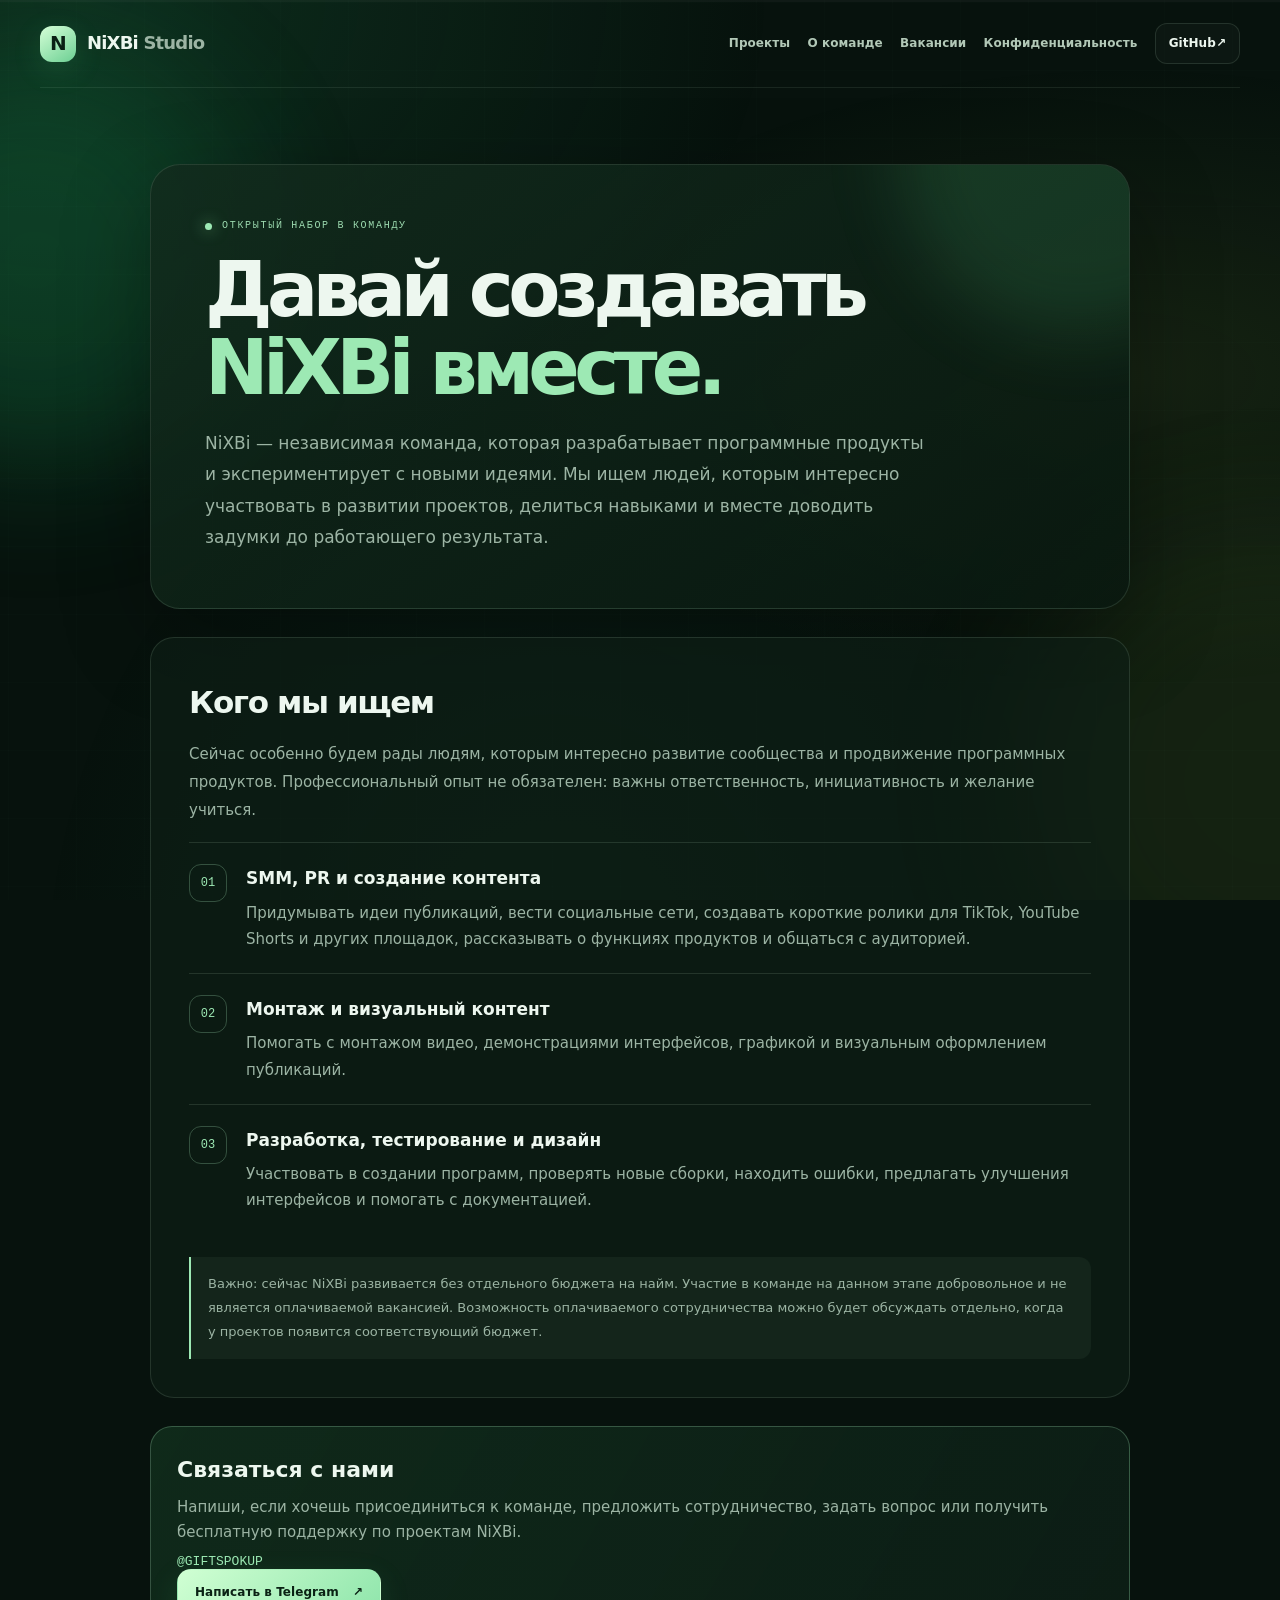
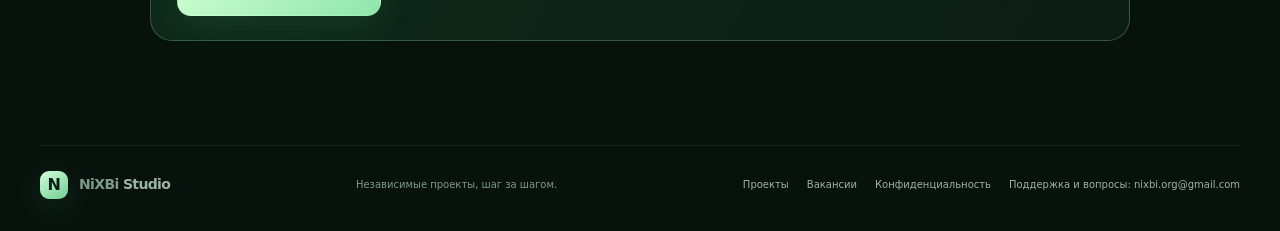
<file: vacancies.html>
<!doctype html>
<html lang="ru" translate="no" class="notranslate">
<head>
  <meta charset="utf-8">
  <meta name="viewport" content="width=device-width, initial-scale=1">
  <meta name="theme-color" content="#050706">
  <meta name="google" content="notranslate">
  <link rel="icon" type="image/svg+xml" href="favicon.svg">
  <meta name="description" content="Открытый набор участников в команду NiXBi.">
  <title>Вакансии — NiXBi</title>
  <link rel="stylesheet" href="styles.css">
</head>
<body data-title-key="title_vacancies">
  <div class="site-scene" aria-hidden="true">
    <div class="scene-gradient" data-parallax="0.035"></div>
    <div class="scene-grid" data-parallax="-0.075"></div>
    <div class="scene-orb orb-one" data-parallax="-0.14"></div>
    <div class="scene-orb orb-two" data-parallax="0.09"></div>
    <div class="scene-orb orb-three" data-parallax="-0.055"></div>
  </div>
  <div class="scroll-progress" aria-hidden="true"><span></span></div>
  <header class="site-header wrap">
    <a class="brand" href="index.html" aria-label="NiXBi — главная"><span class="brand-mark">N</span><span>NiXBi <em>Studio</em></span></a>
    <nav aria-label="Навигация">
      <a href="index.html#projects">Проекты</a>
      <a href="index.html#about">О команде</a>
      <a href="vacancies.html" aria-current="page">Вакансии</a>
      <a href="privacy.html">Конфиденциальность</a>
      <a class="nav-github" href="https://github.com/NiXBiofc" target="_blank" rel="noopener noreferrer">GitHub <span aria-hidden="true">↗</span></a>
    </nav>
  </header>
  <main class="wrap vacancies-page notranslate" translate="no">
    <section class="vacancies-hero">
      <p class="vacancies-kicker"><span class="status-dot"></span>ОТКРЫТЫЙ НАБОР В КОМАНДУ</p>
      <h1>Давай создавать<br><span>NiXBi вместе.</span></h1>
      <p class="vacancies-lead">NiXBi — независимая команда, которая разрабатывает программные продукты и экспериментирует с новыми идеями. Мы ищем людей, которым интересно участвовать в развитии проектов, делиться навыками и вместе доводить задумки до работающего результата.</p>
    </section>

    <section class="vacancies-section">
      <h2>Кого мы ищем</h2>
      <p>Сейчас особенно будем рады людям, которым интересно развитие сообщества и продвижение программных продуктов. Профессиональный опыт не обязателен: важны ответственность, инициативность и желание учиться.</p>
      <div class="vacancy-role">
        <span class="vacancy-number">01</span>
        <div><h3>SMM, PR и создание контента</h3><p>Придумывать идеи публикаций, вести социальные сети, создавать короткие ролики для TikTok, YouTube Shorts и других площадок, рассказывать о функциях продуктов и общаться с аудиторией.</p></div>
      </div>
      <div class="vacancy-role">
        <span class="vacancy-number">02</span>
        <div><h3>Монтаж и визуальный контент</h3><p>Помогать с монтажом видео, демонстрациями интерфейсов, графикой и визуальным оформлением публикаций.</p></div>
      </div>
      <div class="vacancy-role">
        <span class="vacancy-number">03</span>
        <div><h3>Разработка, тестирование и дизайн</h3><p>Участвовать в создании программ, проверять новые сборки, находить ошибки, предлагать улучшения интерфейсов и помогать с документацией.</p></div>
      </div>
      <p class="vacancy-note">Важно: сейчас NiXBi развивается без отдельного бюджета на найм. Участие в команде на данном этапе добровольное и не является оплачиваемой вакансией. Возможность оплачиваемого сотрудничества можно будет обсуждать отдельно, когда у проектов появится соответствующий бюджет.</p>
    </section>

    <section class="vacancy-contact">
      <div class="vacancy-contact-copy">
        <h2>Связаться с нами</h2>
        <p>Напиши, если хочешь присоединиться к команде, предложить сотрудничество, задать вопрос или получить бесплатную поддержку по проектам NiXBi.</p>
        <span class="vacancy-handle">@GIFTSPOKUP</span>
      </div>
      <a class="button button-primary vacancy-telegram" href="https://t.me/GIFTSPOKUP" target="_blank" rel="noopener noreferrer">Написать в Telegram <span aria-hidden="true">↗</span></a>
    </section>
  </main>
  <footer class="site-footer wrap">
    <a class="brand footer-brand" href="index.html"><span class="brand-mark">N</span><span>NiXBi <em>Studio</em></span></a>
    <span>Независимые проекты, шаг за шагом.</span>
    <div class="footer-links"><a href="index.html#projects">Проекты</a><a href="vacancies.html">Вакансии</a><a href="privacy.html">Конфиденциальность</a><a href="mailto:nixbi.org@gmail.com">Поддержка и вопросы: nixbi.org@gmail.com</a></div>
  </footer>
  <script src="site.js" defer></script>
  <script>document.documentElement.lang = "ru";</script>
</body>
</html>
</file>
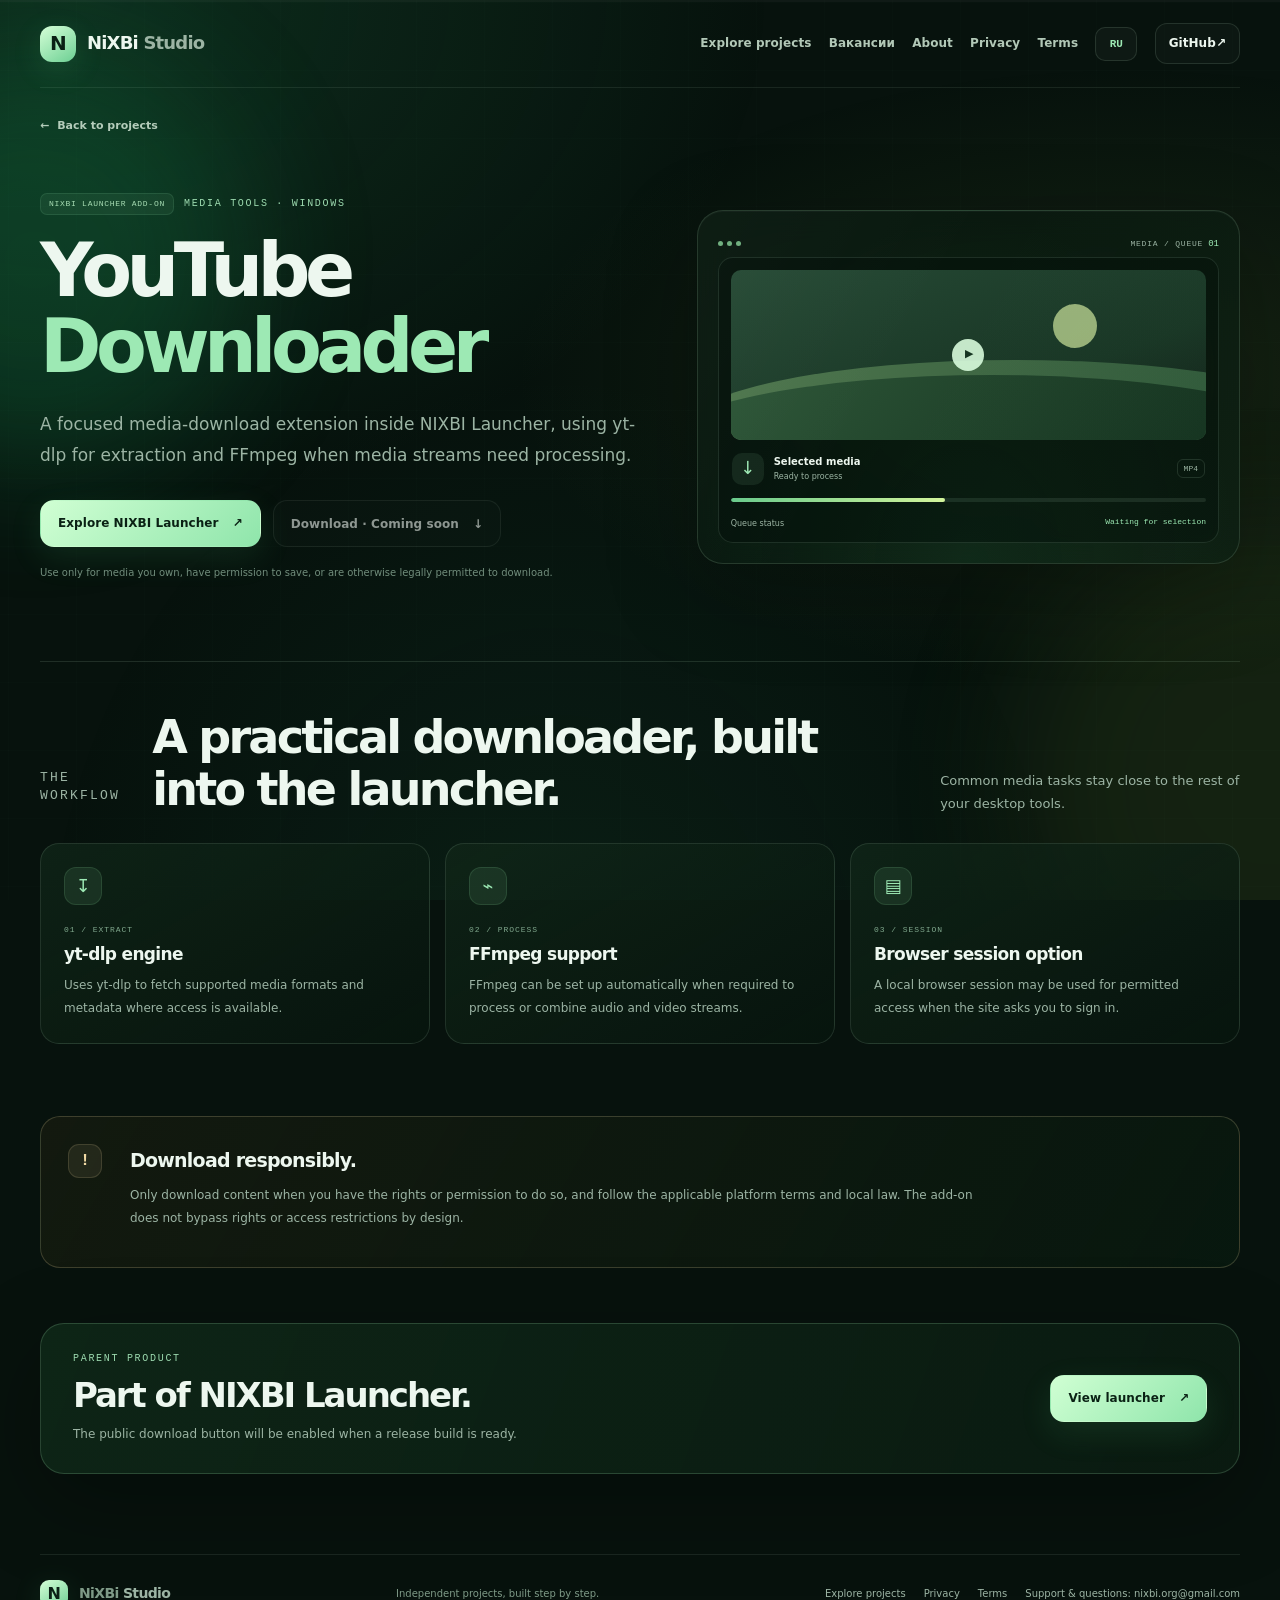
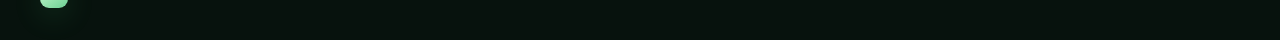
<file: youtube-downloader.html>
<!doctype html>
<html lang="en">
<head>
  <meta charset="utf-8">
  <meta name="viewport" content="width=device-width, initial-scale=1">
  <meta name="theme-color" content="#050706"><link rel="icon" type="image/svg+xml" href="favicon.svg">
  <meta name="description" content="NiXBi is an independent team building desktop utilities, automation tools, and community projects.">
  <title>NiXBi — Independent Project Team</title>
  <link rel="stylesheet" href="styles.css">
</head>
<body data-title-key="title_youtube">
  <div class="site-scene" aria-hidden="true">
    <div class="scene-gradient" data-parallax="0.035"></div>
    <div class="scene-grid" data-parallax="-0.075"></div>
    <div class="scene-orb orb-one" data-parallax="-0.14"></div>
    <div class="scene-orb orb-two" data-parallax="0.09"></div>
    <div class="scene-orb orb-three" data-parallax="-0.055"></div>
  </div>
  <div class="scroll-progress" aria-hidden="true"><span></span></div>
  <header class="site-header wrap">
    <a class="brand" href="index.html" aria-label="NiXBi home"><span class="brand-mark">N</span><span>NiXBi <em>Studio</em></span></a>
    <nav aria-label="Main navigation">
      <a href="index.html#projects" data-open-projects data-i18n="nav_projects">Explore projects</a><a href="vacancies.html">Вакансии</a>
      <a href="index.html#about" data-i18n="nav_about">About</a>
      <a href="privacy.html" data-i18n="nav_privacy">Privacy</a>
      <a href="terms.html" data-i18n="nav_terms">Terms</a>
      <button class="language-toggle" type="button" data-lang-toggle aria-label="Switch language" title="Switch language">RU</button>
      <a class="nav-github" href="https://github.com/NiXBiofc" target="_blank" rel="noopener noreferrer">GitHub <span aria-hidden="true">↗</span></a>
    </nav>
  </header>
<main class="wrap detail-page"><a class="back-link" href="index.html#projects" data-open-projects><span>←</span> <span data-i18n="back_projects">Back to projects</span></a><section class="product-hero product-hero-youtube"><div class="product-hero-copy"><p class="eyebrow"><span class="category-tag" data-i18n="tag_launcher_addon">NIXBI LAUNCHER ADD-ON</span><span data-i18n="detail_media">MEDIA TOOLS · WINDOWS</span></p><h1>YouTube <span>Downloader</span></h1><p class="product-lead" data-i18n="youtube_lead">A focused media-download extension inside NIXBI Launcher, using yt-dlp for extraction and FFmpeg when media streams need processing.</p><div class="hero-actions"><a class="button button-primary" href="launcher.html#addons"><span data-i18n="back_to_launcher">Explore NIXBI Launcher</span><span>↗</span></a><button class="button button-quiet" type="button" disabled aria-disabled="true"><span data-i18n="download_soon">Download · Coming soon</span><span>↓</span></button></div><div class="hero-footnote" data-i18n="youtube_note">Use only for media you own, have permission to save, or are otherwise legally permitted to download.</div></div><div class="product-showcase youtube-showcase"><div class="yt-titlebar"><span><i></i><i></i><i></i></span><small>MEDIA / QUEUE</small><b>01</b></div><div class="yt-preview"><div class="yt-landscape"><span class="play-icon">▶</span><i class="land-sun"></i><i class="land-hill hill-one"></i><i class="land-hill hill-two"></i></div><div class="yt-file-info"><span class="yt-file-icon">↓</span><span><b data-i18n="youtube_mock_title">Selected media</b><small data-i18n="youtube_mock_subtitle">Ready to process</small></span><span class="file-format">MP4</span></div><div class="yt-progress"><span></span></div><div class="yt-bottom"><span data-i18n="youtube_mock_status">Queue status</span><b data-i18n="youtube_mock_waiting">Waiting for selection</b></div></div></div></section>
<section class="detail-section"><div class="section-heading"><p class="eyebrow" data-i18n="youtube_features_kicker">THE WORKFLOW</p><h2 data-i18n="youtube_features_title">A practical downloader, built into the launcher.</h2><p data-i18n="youtube_features_intro">Common media tasks stay close to the rest of your desktop tools.</p></div><div class="feature-grid"><article class="feature-card"><span class="feature-icon">↧</span><span class="feature-index">01 / EXTRACT</span><h3 data-i18n="youtube_feature_engine">yt-dlp engine</h3><p data-i18n="youtube_feature_engine_copy">Uses yt-dlp to fetch supported media formats and metadata where access is available.</p></article><article class="feature-card"><span class="feature-icon">⌁</span><span class="feature-index">02 / PROCESS</span><h3 data-i18n="youtube_feature_ffmpeg">FFmpeg support</h3><p data-i18n="youtube_feature_ffmpeg_copy">FFmpeg can be set up automatically when required to process or combine audio and video streams.</p></article><article class="feature-card"><span class="feature-icon">▤</span><span class="feature-index">03 / SESSION</span><h3 data-i18n="youtube_feature_browser">Browser session option</h3><p data-i18n="youtube_feature_browser_copy">A local browser session may be used for permitted access when the site asks you to sign in.</p></article></div></section>
<section class="callout-panel callout-warning"><span class="callout-mark">!</span><div><h2 data-i18n="youtube_responsible_title">Download responsibly.</h2><p data-i18n="youtube_responsible_copy">Only download content when you have the rights or permission to do so, and follow the applicable platform terms and local law. The add-on does not bypass rights or access restrictions by design.</p></div></section>
<section class="closing-banner"><div><p class="eyebrow" data-i18n="parent_product">PARENT PRODUCT</p><h2 data-i18n="youtube_parent_title">Part of NIXBI Launcher.</h2><p data-i18n="youtube_parent_copy">The public download button will be enabled when a release build is ready.</p></div><a class="button button-primary" href="launcher.html"><span data-i18n="view_launcher">View launcher</span><span>↗</span></a></section></main>
<footer class="site-footer wrap">
  <a class="brand footer-brand" href="index.html"><span class="brand-mark">N</span><span>NiXBi <em>Studio</em></span></a>
  <span data-i18n="footer_line">Independent projects, built step by step.</span>
  <div class="footer-links"><a href="index.html#projects" data-open-projects data-i18n="nav_projects">Explore projects</a><a href="privacy.html" data-i18n="nav_privacy">Privacy</a><a href="terms.html" data-i18n="nav_terms">Terms</a><a href="mailto:nixbi.org@gmail.com" data-i18n="footer_support">Support &amp; questions: nixbi.org@gmail.com</a></div>
</footer>
<script src="site.js" defer></script>
</body></html>
</file>
<file: styles.css>
:root{color-scheme:dark;--bg:#07120d;--panel:rgba(15,31,22,.84);--panel-strong:#0e2118;--panel-soft:rgba(191,244,207,.045);--line:rgba(196,235,206,.13);--line-strong:rgba(177,243,196,.25);--text:#edf7ef;--muted:#9cb4a4;--soft:#bfd3c4;--green:#9de9b4;--mint:#ceffca;--lime:#d9f4a2;--gold:#f0d9a4;--red:#f0b6a8;--radius:24px;--shadow:0 28px 90px rgba(0,0,0,.30);--mono:ui-monospace,SFMono-Regular,Consolas,'Liberation Mono',monospace;--font:Inter,ui-sans-serif,system-ui,-apple-system,BlinkMacSystemFont,'Segoe UI',sans-serif}
*{box-sizing:border-box}html{scroll-behavior:smooth;scroll-padding-top:100px}body{margin:0;min-height:100vh;background:var(--bg);color:var(--text);font:15px/1.72 var(--font);overflow-x:hidden}body,button,a{font-family:var(--font)}a,a:visited{color:inherit;text-decoration:none}a:focus-visible,button:focus-visible{outline:2px solid var(--green);outline-offset:4px}button{color:inherit}.wrap{width:min(1200px,calc(100% - 48px));margin-inline:auto}.site-scene{position:fixed;inset:0;z-index:0;overflow:hidden;pointer-events:none;background:var(--bg)}.scene-gradient,.scene-grid,.scene-orb{position:absolute;inset:-18%;will-change:transform}.scene-gradient{background:radial-gradient(ellipse at 18% 13%,rgba(32,134,81,.24),transparent 34%),radial-gradient(ellipse at 78% 44%,rgba(111,139,51,.14),transparent 32%),radial-gradient(ellipse at 45% 95%,rgba(29,109,75,.14),transparent 38%)}.scene-grid{inset:-30% -10%;opacity:.15;background-image:linear-gradient(rgba(183,224,193,.10) 1px,transparent 1px),linear-gradient(90deg,rgba(183,224,193,.10) 1px,transparent 1px);background-size:68px 68px;mask-image:linear-gradient(to bottom,transparent 0%,#000 18%,#000 80%,transparent 100%)}.scene-orb{inset:auto;border-radius:50%;filter:blur(70px);opacity:.19}.orb-one{width:430px;height:430px;left:-180px;top:5vh;background:#1dbd6b}.orb-two{width:520px;height:520px;right:-250px;top:58vh;background:#779d35;opacity:.12}.orb-three{width:360px;height:360px;left:38%;top:116vh;background:#2d9d75;opacity:.10}.site-header,.home-page,.detail-page,.legal-page,.site-footer{position:relative;z-index:1}.scroll-progress{position:fixed;z-index:20;top:0;left:0;right:0;height:2px;background:rgba(235,255,238,.035);pointer-events:none}.scroll-progress span{display:block;width:100%;height:100%;background:linear-gradient(90deg,#6acc8d,#d9f4a2);transform:scaleX(0);transform-origin:left center}.site-header{min-height:88px;display:flex;align-items:center;justify-content:space-between;gap:24px;border-bottom:1px solid rgba(209,242,219,.09)}.brand{display:inline-flex;align-items:center;gap:11px;font-weight:800;letter-spacing:-.045em;font-size:18px;white-space:nowrap}.brand em{font-style:normal;color:var(--muted);font-weight:600}.brand-mark{display:grid;place-items:center;width:36px;height:36px;border-radius:12px;background:linear-gradient(145deg,#d5ffd7,#6ccf93);color:#0b2015;font-weight:900;font-size:20px;box-shadow:0 8px 30px rgba(91,219,136,.14)}nav{display:flex;align-items:center;gap:23px;color:#b2c8b7;font-size:12px;font-weight:800;letter-spacing:.005em}nav a{transition:color .2s ease}nav a:hover{color:var(--mint)}.nav-github{padding:9px 13px;border:1px solid var(--line);border-radius:12px;color:var(--text)!important;background:rgba(245,255,247,.025)}.nav-github:hover{border-color:var(--line-strong);background:rgba(157,233,180,.07)}.language-toggle{appearance:none;border:1px solid var(--line);border-radius:10px;min-width:42px;height:34px;background:rgba(255,255,255,.03);color:var(--green);font:800 11px var(--mono);cursor:pointer;transition:background .2s,border-color .2s}.language-toggle:hover{background:rgba(157,233,180,.09);border-color:var(--line-strong)}
.eyebrow{display:flex;align-items:center;gap:10px;margin:0 0 18px;color:#9ddbb0;font:500 10px/1.4 var(--mono);letter-spacing:.17em;text-transform:uppercase}.status-dot{width:7px;height:7px;border-radius:50%;background:var(--green);box-shadow:0 0 15px rgba(142,237,167,.7)}.home-hero{padding:92px 0 85px;display:grid;grid-template-columns:minmax(0,1.08fr) minmax(370px,.92fr);align-items:center;gap:42px;min-height:600px}.hero-copy-column{max-width:720px}.home-hero h1,.product-hero h1,.legal-title{margin:0;font-size:clamp(46px,7vw,82px);line-height:1.02;letter-spacing:-.075em;font-weight:800}.home-hero h1 span,.product-hero h1 span,.legal-title span{color:var(--green)}.hero-copy{max-width:680px;margin:26px 0 0;color:var(--muted);font-size:clamp(16px,1.8vw,19px);line-height:1.85}.hero-actions{display:flex;gap:12px;flex-wrap:wrap;margin-top:29px}.button{min-height:47px;display:inline-flex;align-items:center;justify-content:center;gap:14px;padding:0 17px;border:1px solid transparent;border-radius:14px;font-size:12px;font-weight:800;letter-spacing:.005em;cursor:pointer;transition:transform .22s ease,background .22s ease,border-color .22s ease,box-shadow .22s ease}.button:hover:not(:disabled){transform:translateY(-2px)}a.button-primary,a.button-primary:visited{color:#0a2114!important}.button-primary{background:linear-gradient(135deg,#d0ffd3,#8fe5ab);color:#0a2114!important;box-shadow:0 11px 33px rgba(81,204,126,.12)}.button-primary:hover:not(:disabled){background:linear-gradient(135deg,#e6ffe6,#a5f3b8);box-shadow:0 14px 40px rgba(81,204,126,.2)}.button-quiet,.button-outline{border-color:var(--line);color:var(--text)!important;background:rgba(255,255,255,.025)}.button-quiet:hover:not(:disabled),.button-outline:hover:not(:disabled){border-color:var(--line-strong);background:rgba(157,233,180,.055)}.button-disabled,.button:disabled{cursor:not-allowed;opacity:.58;filter:saturate(.55)}.button-arrow{font-size:19px;font-weight:500}.hero-metrics{display:flex;gap:30px;flex-wrap:wrap;margin-top:54px;padding-top:22px;border-top:1px solid var(--line)}.hero-metrics>div{display:flex;flex-direction:column;gap:2px}.metric-number{font:500 15px var(--mono);color:var(--green)}.metric-caption{font-size:11px;color:var(--muted)}
.hero-visual{position:relative;min-height:420px;isolation:isolate;display:grid;place-items:center}.visual-orbit{position:absolute;border:1px solid rgba(170,236,188,.15);border-radius:50%;transform:rotate(-28deg)}.orbit-a{width:350px;height:190px}.orbit-b{width:390px;height:285px;transform:rotate(39deg);border-color:rgba(183,223,143,.17)}.orbit-c{width:290px;height:340px;transform:rotate(68deg);border-style:dashed;opacity:.55}.visual-core{width:156px;height:156px;position:relative;display:flex;flex-direction:column;align-items:center;justify-content:center;gap:4px;border:1px solid rgba(202,255,214,.23);border-radius:42px;background:linear-gradient(145deg,rgba(172,243,188,.15),rgba(15,41,27,.5));box-shadow:0 30px 90px rgba(0,0,0,.35),inset 0 1px rgba(255,255,255,.08);backdrop-filter:blur(14px);transform:rotate(-7deg)}.core-mark{display:grid;place-items:center;width:47px;height:47px;border-radius:16px;background:linear-gradient(145deg,#d9ffd9,#57c589);color:#092016;font-size:28px;font-weight:900}.visual-core>span:nth-child(2){font-weight:800;font-size:16px;letter-spacing:-.04em}.visual-core small{font:500 8px var(--mono);color:var(--muted);letter-spacing:.16em}.orbit-chip{position:absolute;z-index:2;display:flex;align-items:center;gap:10px;padding:10px 13px;border:1px solid rgba(196,235,206,.16);border-radius:15px;background:rgba(10,27,17,.87);box-shadow:0 17px 48px rgba(0,0,0,.3);backdrop-filter:blur(18px);min-width:178px}.orbit-chip b{display:block;font-size:10px;white-space:nowrap}.orbit-chip small{display:block;margin-top:1px;color:var(--muted);font-size:9px}.chip-symbol{display:grid;place-items:center;width:31px;height:31px;border-radius:10px;background:rgba(155,233,178,.12);color:var(--green);font-weight:900}.chip-launcher{top:45px;left:4px}.chip-bot{right:-6px;top:156px}.chip-media{bottom:40px;left:12px}.visual-caption{position:absolute;bottom:-7px;color:#718b79;font:500 9px var(--mono);letter-spacing:.12em;text-transform:uppercase}
.project-explorer{padding:45px 0 80px;border-top:1px solid var(--line);scroll-margin-top:22px;animation:explorerIn .45s ease both}.project-explorer[hidden]{display:none}@keyframes explorerIn{from{opacity:0;transform:translateY(18px)}to{opacity:1;transform:translateY(0)}}.section-heading{display:flex;align-items:end;justify-content:space-between;gap:28px;margin-bottom:28px}.section-heading h2,.team-heading h2,.closing-banner h2{margin:0;font-size:clamp(31px,4vw,46px);line-height:1.12;letter-spacing:-.06em}.section-heading>p{max-width:420px;margin:0;color:var(--muted);font-size:13px}.section-heading .eyebrow{margin-bottom:10px}.project-grid{display:grid;grid-template-columns:repeat(3,minmax(0,1fr));gap:17px}.project-card{display:flex;flex-direction:column;min-width:0;border:1px solid var(--line);border-radius:22px;overflow:hidden;background:linear-gradient(145deg,rgba(19,40,27,.82),rgba(7,21,13,.88));box-shadow:0 18px 52px rgba(0,0,0,.13);transition:transform .25s ease,border-color .25s ease,box-shadow .25s ease}.project-card[href]:hover{transform:translateY(-5px);border-color:rgba(157,233,180,.35);box-shadow:0 22px 60px rgba(0,0,0,.26)}.card-visual{height:158px;position:relative;overflow:hidden;border-bottom:1px solid rgba(196,235,206,.085);background:radial-gradient(ellipse at 50% 120%,rgba(61,152,96,.17),transparent 70%)}.project-card-body{padding:20px;display:flex;flex-direction:column;flex:1}.card-meta{display:flex;align-items:center;justify-content:space-between;gap:8px;flex-wrap:wrap}.category-tag{display:inline-flex;align-items:center;padding:5px 8px;border-radius:7px;background:rgba(151,229,173,.07);border:1px solid rgba(151,229,173,.12);color:#a8ddb4;font:500 8px/1.3 var(--mono);letter-spacing:.09em}.status-pill{display:inline-flex;align-items:center;gap:6px;padding:5px 8px;border:1px solid var(--line);border-radius:999px;color:var(--muted);font:500 9px/1.2 var(--mono)}.status-pill::before{content:'';width:5px;height:5px;background:#9ed9ae;border-radius:50%}.status-beta{border-color:rgba(240,217,164,.22);color:#ead8a8}.status-beta::before{background:var(--gold)}.status-lab{border-color:rgba(167,191,173,.2)}.status-lab::before{background:#a7bfae}.project-card h3{margin:17px 0 8px;font-size:20px;line-height:1.2;letter-spacing:-.045em}.project-card p{margin:0 0 22px;color:var(--muted);font-size:12px;line-height:1.85}a.card-link,a.card-link:visited{color:var(--green)}.card-link{display:inline-flex;align-items:center;gap:10px;color:var(--green);font-size:11px;font-weight:800;margin-top:auto;padding-top:4px}.card-link b{font-size:17px;transition:transform .2s}.project-card[href]:hover .card-link b,.addon-card:hover .card-link b{transform:translate(3px,-2px)}.muted-card-link{color:#8fa99a}.explorer-note{display:flex;gap:10px;align-items:flex-start;margin:22px 0 0;padding:13px 15px;border:1px solid rgba(196,235,206,.085);border-radius:12px;color:var(--muted);font-size:11px}.note-icon{font:500 15px var(--mono);color:var(--green)}
/* artwork inside project cards */
.mini-window{position:absolute;left:24%;top:19px;width:52%;height:123px;border:1px solid rgba(176,240,193,.2);border-radius:13px;background:rgba(7,21,13,.8);box-shadow:0 15px 30px rgba(0,0,0,.22);transform:rotate(-3deg);padding:11px}.mini-window>span{display:inline-block;width:5px;height:5px;border-radius:50%;background:#74bd8c;margin-right:4px}.mini-radial{position:absolute;left:50%;top:52%;display:grid;place-items:center;transform:translate(-50%,-50%);width:37px;height:37px;border-radius:50%;border:1px solid rgba(160,239,183,.45);background:#163a25;color:var(--mint);font-size:17px;font-weight:800;box-shadow:0 0 30px rgba(94,203,130,.22)}.mini-line{position:absolute;width:43px;height:1px;background:rgba(155,235,177,.6);left:50%;top:52%;transform-origin:left center}.line-one{transform:rotate(35deg)}.line-two{transform:rotate(145deg)}.radial-graphic{width:112px;height:112px;position:absolute;left:50%;top:50%;transform:translate(-50%,-50%);border-radius:50%;border:1px dashed rgba(156,231,174,.32);box-shadow:0 0 50px rgba(71,184,111,.09)}.radial-graphic::before{content:'';position:absolute;inset:20px;border:1px solid rgba(156,231,174,.22);border-radius:50%}.radial-graphic b{position:absolute;left:50%;top:50%;transform:translate(-50%,-50%);width:36px;height:36px;display:grid;place-items:center;border:1px solid rgba(174,247,189,.3);background:rgba(29,77,45,.9);border-radius:50%;color:var(--mint)}.radial-graphic i{position:absolute;width:20px;height:20px;border-radius:7px;border:1px solid rgba(171,244,190,.5);background:rgba(26,74,43,.96)}.radial-graphic i:nth-child(1){top:-9px;left:45px}.radial-graphic i:nth-child(2){right:-7px;top:36px}.radial-graphic i:nth-child(3){bottom:-8px;left:45px}.radial-graphic i:nth-child(4){left:-8px;top:36px}.radial-graphic i:nth-child(5){left:8px;top:8px;width:14px;height:14px}.mail-stack{position:absolute;left:50%;top:50%;transform:translate(-50%,-50%) rotate(-4deg);width:min(72%,245px);display:grid;gap:8px}.mail-stack span{display:flex;align-items:center;justify-content:space-between;padding:9px 11px;border-radius:9px;border:1px solid rgba(196,235,206,.14);background:rgba(7,24,15,.82);color:#bfd3c4;font:500 9px var(--mono);letter-spacing:.08em}.mail-stack b{font-size:9px;color:var(--green)}.mail-glow{position:absolute;inset:auto 10% -45px;height:100px;border-radius:50%;background:rgba(47,172,104,.13);filter:blur(24px)}.video-window{position:absolute;left:25%;top:14px;width:50%;padding:8px;border:1px solid rgba(196,235,206,.15);border-radius:12px;background:rgba(8,21,14,.92);box-shadow:0 18px 35px rgba(0,0,0,.22);transform:rotate(2deg)}.video-scene{height:82px;display:grid;place-items:center;border-radius:7px;background:linear-gradient(150deg,#244c32,#0d2417 70%);position:relative;overflow:hidden}.video-scene::before{content:'';position:absolute;width:130%;height:70px;left:-15%;bottom:-41px;background:linear-gradient(145deg,#4d7c4a,#183e29);border-radius:50%}.play-icon{position:relative;z-index:1;display:grid;place-items:center;width:32px;height:32px;border-radius:50%;padding-left:2px;background:rgba(220,255,224,.88);color:#153421;font-size:11px}.download-bar{height:4px;margin:9px 1px 8px;background:rgba(200,232,206,.1);border-radius:6px;overflow:hidden}.download-bar i{display:block;width:62%;height:100%;background:linear-gradient(90deg,#65ca88,#d8f2a1);border-radius:6px}.video-meta-lines{display:flex;flex-direction:column;gap:4px}.video-meta-lines i{height:4px;border-radius:4px;background:rgba(200,232,206,.12);width:72%}.video-meta-lines i+ i{width:40%}.gift-box{position:absolute;left:50%;top:54%;transform:translate(-50%,-50%) rotate(-5deg);width:84px;height:65px;border:1px solid rgba(214,249,186,.52);border-radius:9px;background:linear-gradient(145deg,rgba(109,176,95,.44),rgba(26,73,44,.7));box-shadow:0 17px 44px rgba(0,0,0,.25),0 0 37px rgba(110,191,112,.12)}.gift-lid{position:absolute;left:-6px;right:-6px;top:-12px;height:20px;border:1px solid rgba(214,249,186,.52);border-radius:6px;background:rgba(125,187,105,.5)}.gift-ribbon-v{position:absolute;top:-12px;bottom:0;left:34px;width:14px;border-inline:1px solid rgba(240,241,185,.65);background:rgba(212,234,152,.45)}.gift-ribbon-h{position:absolute;top:20px;left:0;right:0;height:12px;border-block:1px solid rgba(240,241,185,.65);background:rgba(212,234,152,.4)}.gift-box>span{position:absolute;top:-28px;left:32px;color:#e0f2ad;font-size:22px}.bot-spark{position:absolute;color:#b6edaa}.spark-a{top:28px;left:30%;font-size:21px}.spark-b{bottom:26px;right:27%;font-size:25px}.future-sun{position:absolute;width:126px;height:126px;border-radius:50%;left:50%;top:50%;transform:translate(-50%,-50%);background:radial-gradient(circle at 40% 35%,rgba(222,247,176,.36),rgba(62,134,81,.06) 65%,transparent 68%);border:1px solid rgba(185,226,172,.13)}.future-lines{position:absolute;left:15%;right:15%;bottom:20px;height:45px;border-top:1px solid rgba(181,231,185,.25);border-radius:50%;transform:rotate(-9deg);box-shadow:0 -12px rgba(181,231,185,.035),0 -24px rgba(181,231,185,.03)}.future-mark{position:absolute;left:50%;top:50%;transform:translate(-50%,-50%);color:var(--green);font:300 47px var(--font)}
.team-section{padding:100px 0 95px;border-top:1px solid var(--line);display:grid;grid-template-columns:.85fr 1.15fr;gap:70px}.team-heading h2{font-size:clamp(34px,4.3vw,51px)}.team-heading h2 span{color:var(--green)}.team-copy>p{margin:0 0 17px;color:var(--muted);font-size:13px;line-height:1.9}.team-values{display:grid;grid-template-columns:repeat(3,minmax(0,1fr));gap:13px;margin-top:30px}.team-values>div{display:flex;flex-direction:column;gap:5px;padding:15px 12px;border:1px solid var(--line);border-radius:13px;background:rgba(255,255,255,.018)}.value-mark{font:500 10px var(--mono);color:var(--green)}.team-values b{font-size:11px}.team-values small{color:var(--muted);font-size:10px;line-height:1.6}.closing-banner{position:relative;z-index:1;display:flex;align-items:center;justify-content:space-between;gap:28px;margin:10px 0 80px;padding:28px 32px;border:1px solid rgba(164,231,179,.2);border-radius:24px;background:linear-gradient(110deg,rgba(28,77,43,.32),rgba(12,31,19,.65));box-shadow:var(--shadow)}.closing-banner h2{font-size:clamp(25px,3vw,34px)}.closing-banner p:not(.eyebrow){max-width:600px;color:var(--muted);font-size:12px;margin:10px 0 0}.closing-banner .eyebrow{margin-bottom:10px}
/* project detail pages */
.detail-page{padding-top:24px}.back-link{display:inline-flex;align-items:center;gap:8px;color:#b5cdbb!important;font-size:11px;font-weight:800;transition:color .2s}.back-link:hover{color:var(--green)!important}.product-hero{display:grid;grid-template-columns:minmax(0,1.06fr) minmax(350px,.94fr);gap:44px;align-items:center;padding:55px 0 80px}.product-hero h1{font-size:clamp(46px,6.3vw,74px)}.product-lead{max-width:650px;font-size:17px;line-height:1.82;color:var(--muted);margin:25px 0 0}.hero-footnote{margin-top:17px;color:#718d7c;font-size:10px;line-height:1.7}.product-showcase{min-height:350px;position:relative;display:flex;flex-direction:column;justify-content:center;border-radius:26px;border:1px solid rgba(190,236,200,.16);background:radial-gradient(ellipse at 50% 100%,rgba(56,141,83,.13),transparent 70%),rgba(10,27,17,.69);box-shadow:0 28px 90px rgba(0,0,0,.25),inset 0 1px rgba(255,255,255,.03);overflow:hidden;backdrop-filter:blur(16px)}.product-showcase::after{content:'';position:absolute;inset:0;pointer-events:none;background:linear-gradient(120deg,rgba(255,255,255,.025),transparent 40%,rgba(151,231,165,.02))}.showcase-top,.showcase-bottom{height:39px;display:flex;align-items:center;justify-content:space-between;padding:0 17px;border-bottom:1px solid rgba(196,235,206,.08);color:#91ad9a;font:500 8px var(--mono);letter-spacing:.09em}.showcase-bottom{border:0;border-top:1px solid rgba(196,235,206,.08)}.window-dots{display:flex;gap:5px}.window-dots i,.yt-titlebar i{width:5px;height:5px;background:#6eae7d;border-radius:50%}.showcase-layout{display:grid;grid-template-columns:48px 1fr;flex:1;padding:17px;gap:16px}.showcase-rail{display:flex;flex-direction:column;align-items:center;gap:11px}.showcase-rail>span{display:grid;place-items:center;width:29px;height:29px;border:1px solid transparent;border-radius:9px;color:#86a590;font-size:12px}.showcase-rail .rail-active{background:rgba(153,237,171,.13);border-color:rgba(153,237,171,.22);color:var(--mint)}.showcase-content{min-width:0}.showcase-welcome{display:flex;flex-direction:column;gap:5px;padding:1px 0 17px}.showcase-welcome small{color:#83a28e;font:500 8px var(--mono);letter-spacing:.14em}.showcase-welcome b{font-size:15px;letter-spacing:-.04em}.showcase-shortcuts{display:grid;grid-template-columns:repeat(3,minmax(0,1fr));gap:7px;margin-bottom:15px}.showcase-shortcuts>div{display:flex;flex-direction:column;gap:4px;padding:10px 8px;border:1px solid rgba(196,235,206,.1);border-radius:10px;background:rgba(255,255,255,.025)}.showcase-shortcuts>div>span{color:var(--green);font-size:15px}.showcase-shortcuts b{font-size:9px}.showcase-shortcuts small{color:var(--muted);font-size:7px;white-space:nowrap}.showcase-row{display:flex;align-items:center;gap:9px;padding:8px;margin-bottom:6px;border:1px solid rgba(196,235,206,.095);border-radius:10px;background:rgba(255,255,255,.018)}.row-icon{display:grid;place-items:center;width:26px;height:26px;background:rgba(145,225,164,.1);border-radius:8px;color:var(--green);font-weight:800}.row-icon-mail{color:#d5e4cf}.showcase-row>span:nth-child(2){min-width:0;flex:1}.showcase-row b{display:block;font-size:9px}.showcase-row small{display:block;font-size:7px;color:var(--muted)}.showcase-row>i{color:var(--green);font-style:normal}.detail-section{padding:50px 0 72px;border-top:1px solid var(--line)}.feature-grid,.steps-grid{display:grid;grid-template-columns:repeat(3,minmax(0,1fr));gap:15px}.feature-card,.detail-card{padding:23px;border:1px solid var(--line);border-radius:19px;background:linear-gradient(150deg,rgba(17,39,25,.75),rgba(7,22,14,.66));min-width:0}.feature-icon{display:grid;place-items:center;width:38px;height:38px;border-radius:12px;background:rgba(153,237,171,.09);border:1px solid rgba(153,237,171,.13);color:var(--green);font-size:18px}.feature-index{display:block;margin-top:20px;color:#81a98e;font:500 8px var(--mono);letter-spacing:.12em}.feature-card h3,.detail-card h3{font-size:17px;letter-spacing:-.04em;margin:9px 0 8px;line-height:1.35}.feature-card p,.detail-card p{margin:0;color:var(--muted);font-size:12px;line-height:1.9}.addon-section{border-top:1px solid var(--line)}.addon-grid{display:grid;grid-template-columns:repeat(3,minmax(0,1fr));gap:16px}.addon-card{display:flex;flex-direction:column;overflow:hidden;border:1px solid var(--line);border-radius:19px;background:rgba(12,29,18,.73);transition:transform .25s,border-color .25s,box-shadow .25s}.addon-card:hover{transform:translateY(-4px);border-color:var(--line-strong);box-shadow:0 22px 60px rgba(0,0,0,.2)}.addon-art{height:145px;position:relative;border-bottom:1px solid rgba(196,235,206,.08);background:radial-gradient(ellipse at 50% 110%,rgba(64,164,101,.17),transparent 70%);overflow:hidden}.addon-card-copy{display:flex;flex-direction:column;flex:1;padding:19px}.addon-card h3{margin:12px 0 7px;font-size:18px;letter-spacing:-.04em}.addon-card p{margin:0 0 20px;color:var(--muted);font-size:12px;line-height:1.85}.art-radial .radial-graphic{width:102px;height:102px}.art-gmail .mail-stack{width:68%;gap:6px}.art-gmail .mail-stack span{padding:6px 9px}.art-youtube .video-window{top:10px;width:47%;left:26%;}.callout-panel{display:grid;grid-template-columns:44px 1fr;gap:18px;margin:0 0 55px;padding:27px;border:1px solid rgba(157,233,180,.19);border-radius:20px;background:linear-gradient(120deg,rgba(31,76,43,.25),rgba(9,28,16,.57))}.callout-mark{display:grid;place-items:center;width:34px;height:34px;border-radius:11px;background:rgba(158,234,177,.1);border:1px solid rgba(158,234,177,.16);color:var(--green);font:600 16px var(--mono)}.callout-panel h2{font-size:19px;margin:0 0 8px;letter-spacing:-.04em}.callout-panel p{max-width:870px;color:var(--muted);font-size:12px;margin:0 0 10px;line-height:1.9}.callout-warning{border-color:rgba(240,217,164,.2);background:linear-gradient(120deg,rgba(100,75,30,.13),rgba(9,28,16,.6))}.callout-warning .callout-mark{color:var(--gold);background:rgba(240,217,164,.08);border-color:rgba(240,217,164,.15)}a.inline-link,a.inline-link:visited{color:var(--green)!important}.inline-link{display:inline-flex;align-items:center;gap:8px;padding:2px 0;color:var(--green)!important;font-size:11px;font-weight:800;border-bottom:1px solid rgba(157,233,180,.22)}.inline-link:hover{color:var(--mint)!important;border-color:var(--mint)}.quote-panel{position:relative;margin:0 0 70px;padding:35px 38px 33px;border:1px solid rgba(157,233,180,.18);border-radius:22px;background:radial-gradient(ellipse at 5% 0%,rgba(62,152,85,.18),transparent 60%),rgba(10,27,17,.68)}.quote-mark{display:block;color:var(--green);font-size:46px;line-height:.8}.quote-panel blockquote{max-width:800px;margin:15px 0;font-size:clamp(22px,3vw,31px);line-height:1.4;letter-spacing:-.04em;font-weight:700}.quote-caption{font:500 8px var(--mono);letter-spacing:.15em;color:var(--muted)}.hero-status{display:flex;align-items:center;gap:12px;flex-wrap:wrap;margin-top:18px;color:var(--muted);font-size:11px}
/* radial product artwork */
.radial-showcase{background:radial-gradient(ellipse at 50% 50%,rgba(42,118,66,.22),transparent 65%),rgba(10,27,17,.72)}.radial-demo{position:relative;min-height:350px;display:grid;place-items:center}.demo-orbit{position:absolute;border:1px solid rgba(164,236,180,.19);border-radius:50%}.demo-orbit-one{width:244px;height:244px}.demo-orbit-two{width:294px;height:294px;border-style:dashed;opacity:.55}.demo-center{position:absolute;z-index:3;display:grid;place-items:center;width:67px;height:67px;border-radius:50%;background:linear-gradient(145deg,#baf6c4,#448f60);color:#0a2014;font-size:27px;font-weight:900;box-shadow:0 0 50px rgba(107,232,143,.18)}.demo-node{position:absolute;z-index:4;display:grid;place-items:center;width:45px;height:45px;border:1px solid rgba(176,243,190,.29);border-radius:15px;background:rgba(15,49,28,.96);color:var(--mint);box-shadow:0 8px 23px rgba(0,0,0,.25);font-size:17px}.node-one{top:53px;left:calc(50% - 22px)}.node-two{right:58px;top:calc(50% - 22px)}.node-three{bottom:53px;left:calc(50% - 22px)}.node-four{left:58px;top:calc(50% - 22px)}.node-five{top:83px;right:89px;width:33px;height:33px;border-radius:11px}.demo-card{position:absolute;z-index:5;display:flex;flex-direction:column;gap:3px;padding:10px 12px;border:1px solid rgba(180,238,192,.19);border-radius:10px;background:rgba(7,24,14,.94);box-shadow:0 14px 35px rgba(0,0,0,.28)}.demo-card b{font-size:9px}.demo-card span{font-size:7px;color:var(--muted)}.demo-card-one{top:80px;left:13px}.demo-card-two{right:10px;bottom:67px}
/* Gmail showcase */
.gmail-showcase{padding:20px}.gmail-top{display:flex;align-items:center;gap:10px;padding:7px 0 18px;border-bottom:1px solid rgba(196,235,206,.1)}.gmail-logo{display:grid;place-items:center;width:36px;height:30px;border-radius:9px;background:rgba(230,190,169,.12);color:#ecc5b5;font-weight:900}.gmail-top>span:nth-child(2){flex:1}.gmail-top b{display:block;font-size:12px}.gmail-top small{display:block;font-size:8px;color:var(--muted)}.connected-dot{width:7px;height:7px;border-radius:50%;background:#8fe5a8;box-shadow:0 0 12px #8fe5a8}.gmail-row{display:flex;align-items:center;gap:12px;padding:15px 12px;margin-top:8px;border:1px solid rgba(196,235,206,.075);border-radius:11px;background:rgba(255,255,255,.018);font-size:11px}.gmail-row>span{width:17px;color:var(--green)}.gmail-row b{flex:1}.gmail-row small{color:var(--muted);font:500 9px var(--mono)}.gmail-row i{font-style:normal;color:#9fc9aa}.gmail-foot{display:flex;align-items:center;gap:8px;margin-top:14px;color:var(--muted);font-size:8px}.tiny-shield{color:var(--green);font-size:12px}
/* video showcase */
.youtube-showcase{padding:20px}.yt-titlebar{display:flex;align-items:center;gap:5px;height:26px;color:var(--muted)}.yt-titlebar span{display:flex;gap:4px;flex:1}.yt-titlebar small{font:500 8px var(--mono);letter-spacing:.1em}.yt-titlebar b{font:500 9px var(--mono);color:var(--green)}.yt-preview{padding:12px;border:1px solid rgba(196,235,206,.12);border-radius:15px;background:rgba(3,16,9,.48)}.yt-landscape{position:relative;display:grid;place-items:center;height:170px;overflow:hidden;border-radius:10px;background:linear-gradient(160deg,#264a35,#193625 65%,#101d16)}.land-sun{position:absolute;right:23%;top:20%;width:44px;height:44px;border-radius:50%;background:rgba(218,241,165,.65);filter:blur(.5px)}.land-hill{position:absolute;bottom:-60px;width:140%;height:140px;border-radius:50%}.hill-one{left:-10%;background:linear-gradient(120deg,#527a50,#244d32)}.hill-two{right:-25%;bottom:-75px;background:linear-gradient(130deg,#315b3b,#0c2617)}.yt-file-info{display:flex;align-items:center;gap:10px;margin:13px 1px}.yt-file-icon{display:grid;place-items:center;width:32px;height:32px;border-radius:10px;background:rgba(157,233,180,.09);color:var(--green);font-size:18px}.yt-file-info>span:nth-child(2){flex:1}.yt-file-info b{display:block;font-size:10px}.yt-file-info small{display:block;color:var(--muted);font-size:8px}.file-format{padding:4px 6px;border:1px solid var(--line);border-radius:6px;color:var(--muted);font:500 8px var(--mono)}.yt-progress{height:4px;border-radius:4px;background:rgba(196,235,206,.1);overflow:hidden}.yt-progress span{display:block;width:45%;height:100%;background:linear-gradient(90deg,#68ca8b,#d3f59c);border-radius:4px}.yt-bottom{display:flex;justify-content:space-between;gap:10px;margin-top:15px;color:var(--muted);font-size:8px}.yt-bottom b{color:var(--green);font:500 8px var(--mono)}
/* bot showcase */
.bot-showcase{padding:20px;gap:13px}.bot-interface-top{display:flex;align-items:center;gap:10px;padding-bottom:12px;border-bottom:1px solid rgba(196,235,206,.1)}.bot-avatar{display:grid;place-items:center;width:36px;height:36px;border:1px solid rgba(177,242,190,.2);border-radius:12px;background:rgba(155,233,175,.09);color:var(--green);font-size:19px}.bot-interface-top>span:nth-child(2){flex:1}.bot-interface-top b{display:block;font-size:11px}.bot-interface-top small{display:block;color:var(--muted);font-size:8px}.telegram-badge{font:500 9px var(--mono);color:#a4d7e7;border:1px solid rgba(164,215,231,.16);padding:5px 7px;border-radius:6px}.bot-message{padding:16px;border:1px solid rgba(196,235,206,.1);border-radius:14px;background:rgba(7,24,14,.68)}.bot-message small{display:block;color:var(--green);font:500 8px var(--mono);letter-spacing:.16em}.bot-message b{display:block;margin-top:7px;font-size:14px}.bot-message p{margin:6px 0 0;color:var(--muted);font-size:9px;line-height:1.7}.bot-option{display:flex;align-items:center;gap:11px;padding:12px;border:1px solid rgba(196,235,206,.095);border-radius:11px;background:rgba(255,255,255,.018)}.bot-option>span{font:500 9px var(--mono);color:var(--green)}.bot-option>div{flex:1}.bot-option b{display:block;font-size:9px}.bot-option small{display:block;margin-top:2px;color:var(--muted);font-size:8px}.bot-option i{font-style:normal;color:var(--green)}.bot-showcase-foot{padding-top:7px;text-align:center;font:500 8px var(--mono);letter-spacing:.06em;color:var(--muted)}
/* legal pages */
.legal-page{max-width:920px;padding:27px 0 90px}.legal-page .eyebrow{margin-top:37px}.legal-title{font-size:clamp(42px,6vw,68px);margin-bottom:15px}.legal-updated{color:#829c8b;font:500 9px var(--mono);letter-spacing:.03em;margin:0 0 42px}.legal-section{padding:23px 0;border-top:1px solid var(--line)}.legal-section h2{margin:0 0 10px;font-size:18px;letter-spacing:-.035em}.legal-section p{margin:0 0 14px;color:var(--muted);font-size:12px;line-height:2}.legal-section p:last-child{margin-bottom:0}.legal-section code{color:#c7f3c9;background:rgba(160,230,174,.08);padding:2px 5px;border-radius:5px;font:500 10px var(--mono)}.site-footer{display:flex;align-items:center;justify-content:space-between;gap:25px;padding:25px 0 32px;border-top:1px solid rgba(208,242,216,.09);color:#7e9a87;font-size:10px}.footer-brand{font-size:14px}.footer-brand .brand-mark{width:28px;height:28px;border-radius:9px;font-size:16px}.footer-links{display:flex;gap:18px}.footer-links a{color:var(--muted);transition:color .2s}.footer-links a:hover{color:var(--green)}
.motion-ready .reveal{opacity:0;transform:translateY(15px);transition:opacity .55s ease,transform .55s cubic-bezier(.2,.75,.25,1)}.motion-ready .reveal.is-visible{opacity:1;transform:translateY(0)}.motion-ready .reveal:nth-child(3n + 2){transition-delay:.06s}.motion-ready .reveal:nth-child(3n){transition-delay:.12s}
@media(max-width:1000px){.home-hero{grid-template-columns:1fr;gap:5px;padding-top:72px}.hero-copy-column{max-width:780px}.hero-visual{min-height:365px;margin-top:10px}.project-grid{grid-template-columns:repeat(2,minmax(0,1fr))}.product-hero{grid-template-columns:1fr;gap:35px;padding-top:38px}.product-showcase{max-width:630px;width:100%;margin-inline:auto}.team-section{gap:36px}.addon-grid{grid-template-columns:repeat(2,minmax(0,1fr))}.addon-card:last-child{grid-column:span 2}.addon-card:last-child .addon-art{height:130px}}
/* Keep header controls in fixed positions when the selected language changes. */
.site-header{align-items:center}
.site-header nav{display:flex;align-items:center;justify-content:flex-end;flex-wrap:nowrap;gap:clamp(10px,1.35vw,23px);white-space:nowrap}
.site-header nav>a,.site-header nav>.language-toggle{flex:0 0 auto}
.site-header nav>a{display:inline-flex;align-items:center;min-height:34px}
.site-header nav>.language-toggle{flex:0 0 42px}
@media(max-width:900px){
  .site-header{align-items:flex-start;flex-wrap:wrap;gap:14px}
  .site-header nav{width:100%;justify-content:space-between;gap:8px;flex-wrap:nowrap}
  .site-header nav>a,.site-header nav>.language-toggle{min-width:0}
}
@media(max-width:520px){
  .site-header nav{justify-content:flex-start;gap:clamp(8px,2.3vw,13px);overflow-x:auto;overflow-y:hidden;scrollbar-width:none;padding:2px 0 6px}
  .site-header nav::-webkit-scrollbar{display:none}
  .site-header nav>a,.site-header nav>.language-toggle{flex:0 0 auto}
  .site-header nav>a{font-size:10px}
}
@media(max-width:700px){.wrap{width:min(100% - 30px,560px)}.site-header{min-height:75px;flex-wrap:wrap;padding:13px 0;gap:13px}.brand{font-size:16px}.brand-mark{width:32px;height:32px}.site-header nav{width:100%;justify-content:space-between;gap:10px;flex-wrap:wrap;font-size:10px}.nav-github{padding:7px 8px}.home-hero{padding:55px 0 62px;min-height:auto}.home-hero h1,.product-hero h1{font-size:clamp(42px,11vw,65px)}.hero-copy{font-size:15px;margin-top:20px}.hero-metrics{gap:19px;margin-top:37px}.hero-visual{min-height:315px;transform:scale(.88);margin:-3px -22px -10px}.orbit-chip{min-width:153px;padding:8px}.orbit-chip b{font-size:9px}.orbit-chip small{font-size:8px}.chip-launcher{left:2px;top:22px}.chip-bot{right:0;top:131px}.chip-media{left:0;bottom:16px}.visual-caption{font-size:8px;white-space:nowrap}.section-heading{display:block}.section-heading>p{margin-top:12px}.project-grid,.feature-grid,.steps-grid,.addon-grid{grid-template-columns:1fr}.project-card{max-width:520px;width:100%;margin-inline:auto}.card-visual{height:160px}.team-section{grid-template-columns:1fr;gap:25px;padding:68px 0}.team-values{grid-template-columns:1fr;gap:8px}.team-values>div{display:grid;grid-template-columns:32px 1fr;align-items:center}.team-values small{grid-column:2}.closing-banner{align-items:flex-start;flex-direction:column;padding:24px;margin-bottom:55px}.closing-banner .button{width:100%}.project-explorer{padding:33px 0 55px}.product-hero{padding:36px 0 55px}.product-lead{font-size:15px;margin-top:20px}.product-showcase{min-height:300px}.showcase-layout{padding:13px;gap:10px}.showcase-shortcuts small{white-space:normal}.addon-card:last-child{grid-column:auto}.addon-card:last-child .addon-art{height:145px}.detail-section{padding:38px 0 52px}.feature-card,.detail-card{padding:20px}.callout-panel{grid-template-columns:34px 1fr;padding:19px;gap:12px}.quote-panel{padding:27px 24px}.demo-card-one{left:5px;top:60px}.demo-card-two{right:5px;bottom:53px}.node-two{right:28px}.node-four{left:28px}.yt-landscape{height:145px}.site-footer{flex-wrap:wrap;gap:14px;padding:23px 0}.site-footer>span{order:3;width:100%}.footer-links{margin-left:auto}.legal-page{padding-bottom:55px}.legal-page .eyebrow{margin-top:30px}}
@media(prefers-reduced-motion:reduce){*,*::before,*::after{scroll-behavior:auto!important;animation-duration:.01ms!important;animation-iteration-count:1!important;transition-duration:.01ms!important}.scene-orb,.scene-grid,.scene-gradient{transform:none!important}.motion-ready .reveal{opacity:1!important;transform:none!important}}


/* Launcher screenshot carousel — dynamic manifest-driven gallery, isolated to launcher.html. */
.launcher-gallery-section{padding-top:34px}
.launcher-gallery-heading{align-items:end;margin-bottom:25px}
.launcher-gallery-heading h2{max-width:780px}
.launcher-gallery{position:relative;max-width:1060px;margin:0 auto}
.launcher-gallery-section[hidden],.launcher-gallery[hidden]{display:none!important}
.launcher-gallery-viewport{overflow:hidden;border:1px solid rgba(156,224,174,.19);border-radius:22px;background:rgba(4,18,11,.65);box-shadow:0 22px 70px rgba(0,0,0,.24),0 0 50px rgba(92,207,131,.055)}
.launcher-gallery-track{display:flex;width:100%;transform:translate3d(0,0,0);transition:transform .62s cubic-bezier(.22,.75,.25,1);will-change:transform}
.launcher-gallery-slide{flex:0 0 100%;min-width:0;margin:0;padding:14px}
.gallery-media{position:relative;display:grid;place-items:center;aspect-ratio:16/9;max-height:590px;overflow:hidden;border-radius:13px;background:radial-gradient(ellipse at 70% 20%,rgba(75,153,99,.21),transparent 45%),linear-gradient(145deg,#0d2618,#06100b 58%,#102e1b);border:1px solid rgba(175,232,187,.105)}
.gallery-media img{position:absolute;inset:0;width:100%;height:100%;display:block;object-fit:contain;opacity:1;transition:opacity .35s ease}
.gallery-caption{padding:13px 4px 2px;color:var(--muted);font-size:12px;letter-spacing:.02em}
.launcher-gallery-controls{display:flex;align-items:center;justify-content:center;gap:26px;padding:20px 0 7px}
.launcher-gallery-controls[hidden]{display:none!important}
.gallery-arrow{display:grid;place-items:center;width:43px;height:43px;border:1px solid rgba(155,233,175,.2);border-radius:50%;background:rgba(9,31,17,.78);color:var(--green);font-size:22px;line-height:1;cursor:pointer;transition:transform .2s ease,background .2s ease,border-color .2s ease}
.gallery-arrow:hover{transform:scale(1.06);background:rgba(82,177,111,.17);border-color:rgba(155,233,175,.55)}
.gallery-arrow:focus-visible,.gallery-dot:focus-visible{outline:2px solid var(--green);outline-offset:4px}
.gallery-dots{display:flex;align-items:center;justify-content:center;gap:10px;flex-wrap:wrap}
.gallery-dot{width:9px;height:9px;padding:0;border:0;border-radius:50%;background:rgba(173,205,180,.28);cursor:pointer;transition:width .24s ease,background .24s ease,box-shadow .24s ease,transform .24s ease}
.gallery-dot:hover{transform:scale(1.15);background:rgba(173,205,180,.65)}
.gallery-dot.is-active{width:25px;border-radius:9px;background:var(--green);box-shadow:0 0 17px rgba(117,226,151,.36)}
@media(max-width:700px){.launcher-gallery-section{padding-top:24px}.launcher-gallery-slide{padding:8px}.launcher-gallery-viewport{border-radius:15px}.gallery-media{border-radius:9px;aspect-ratio:4/3}.launcher-gallery-controls{gap:18px;padding-top:14px}.gallery-arrow{width:38px;height:38px}.gallery-caption{padding-top:11px;font-size:11px}}
@media(prefers-reduced-motion:reduce){.launcher-gallery-track,.gallery-media img,.gallery-arrow,.gallery-dot{transition:none!important}}

/* NIXBI Menu project artwork */
.visual-menu,.art-menu{background:radial-gradient(ellipse at 50% 45%,rgba(69,157,96,.22),transparent 68%),linear-gradient(145deg,#10291a,#07140d)}
.menu-preview{position:relative;width:82%;height:150px;margin:auto;display:flex;align-items:center;justify-content:center}
.menu-notch{position:absolute;top:10px;left:50%;transform:translateX(-50%);width:112px;height:25px;border:1px solid rgba(180,238,194,.28);border-radius:0 0 13px 13px;background:#07130c;display:flex;align-items:center;justify-content:center;gap:7px}
.menu-notch i{width:4px;height:4px;border-radius:50%;background:#83c998}
.menu-preview-panel{position:relative;width:76%;height:105px;margin-top:35px;border:1px solid rgba(180,238,194,.2);border-radius:14px;background:rgba(8,25,15,.88);box-shadow:0 16px 35px rgba(0,0,0,.28);display:flex;align-items:center;justify-content:center;gap:10px}
.menu-preview-panel span{width:34px;height:34px;border:1px solid rgba(164,229,177,.25);border-radius:10px;background:rgba(53,112,69,.25)}
.menu-preview-panel b{position:absolute;top:9px;left:12px;color:var(--mint);font-size:11px}
.status-cancelled{color:#d0b7b7;background:rgba(130,72,72,.15);border-color:rgba(191,127,127,.22)}
.visual-cancelled{display:grid;place-items:center;background:linear-gradient(145deg,#211719,#100d0e)}
.cancelled-mark{width:76px;height:76px;border:1px solid rgba(205,150,150,.35);border-radius:22px;display:grid;place-items:center;color:#c48b8b;font-size:54px;font-weight:300}
.project-cancelled{opacity:.72;filter:saturate(.65)}.project-cancelled:hover{opacity:1}


/* Vacancies page */
.vacancies-page{padding:76px 0 104px;max-width:980px}
.vacancies-hero{padding:clamp(28px,5vw,54px);border:1px solid var(--line);border-radius:30px;background:linear-gradient(145deg,rgba(18,43,29,.88),rgba(9,24,16,.82));box-shadow:var(--shadow);overflow:hidden;position:relative}
.vacancies-hero:after{content:"";position:absolute;width:360px;height:360px;right:-130px;top:-190px;border-radius:50%;background:rgba(91,219,136,.13);filter:blur(35px);pointer-events:none}
.vacancies-kicker{display:flex;align-items:center;gap:10px;margin:0 0 18px;color:#9ddbb0;font:500 10px/1.4 var(--mono);letter-spacing:.17em;text-transform:uppercase}
.vacancies-hero h1{position:relative;z-index:1;margin:0;font-size:clamp(43px,7vw,76px);line-height:1.02;letter-spacing:-.075em;font-weight:800}
.vacancies-hero h1 span{color:var(--green)}
.vacancies-lead{position:relative;z-index:1;max-width:720px;margin:22px 0 0;color:var(--muted);font-size:17px;line-height:1.85}
.vacancies-section{margin-top:28px;padding:clamp(23px,4vw,38px);border:1px solid var(--line);border-radius:24px;background:rgba(15,31,22,.66)}
.vacancies-section h2{margin:0 0 12px;font-size:clamp(23px,3vw,31px);letter-spacing:-.045em}
.vacancies-section>p{margin:0;color:var(--muted);line-height:1.85}
.vacancy-role{display:grid;grid-template-columns:42px 1fr;gap:15px;padding:21px 0;border-top:1px solid var(--line)}
.vacancy-role:first-of-type{margin-top:18px}
.vacancy-number{display:grid;place-items:center;width:38px;height:38px;border:1px solid var(--line-strong);border-radius:12px;color:var(--green);font:12px var(--mono)}
.vacancy-role h3{margin:0 0 6px;font-size:17px}
.vacancy-role p{margin:0;color:var(--muted);line-height:1.75}
.vacancy-note{margin-top:22px!important;padding:15px 17px;border-left:2px solid var(--green);border-radius:0 12px 12px 0;background:rgba(157,233,180,.055);font-size:13px}
.vacancy-contact{display:flex;align-items:center;justify-content:space-between;gap:24px;flex-wrap:wrap;margin-top:28px;padding:24px 26px;border:1px solid var(--line-strong);border-radius:22px;background:linear-gradient(120deg,rgba(34,92,55,.32),rgba(14,33,24,.72))}
.vacancy-contact-copy{min-width:220px;flex:1}
.vacancy-contact-copy h2{margin:0 0 6px;font-size:22px}
.vacancy-contact-copy p{margin:0;color:var(--muted);line-height:1.7}
.vacancy-telegram{white-space:nowrap}
.vacancy-handle{display:block;margin-top:8px;color:var(--green);font:13px var(--mono)}
@media(max-width:700px){.vacancies-page{padding:45px 0 72px}.vacancies-hero{border-radius:23px}.vacancies-lead{font-size:15px}.vacancies-section{border-radius:20px}.vacancy-contact{align-items:flex-start}.vacancy-telegram{width:100%}}


/* Isolate the vacancies page from the fixed decorative scene.
   Each content section gets its own explicit stacking level on mobile browsers. */
.vacancies-page{position:relative;z-index:2;isolation:isolate;display:flow-root}
.vacancies-page>section{position:relative;z-index:1;display:flow-root}
.vacancies-hero,.vacancies-section,.vacancy-contact{transform:none;backface-visibility:visible}
@media(max-width:700px){
  .vacancies-page{padding:45px 0 72px}
  .vacancies-page>section{float:none;clear:both}
  .vacancies-section{margin-top:28px}
  .vacancy-contact{margin-top:28px}
}
</file>
